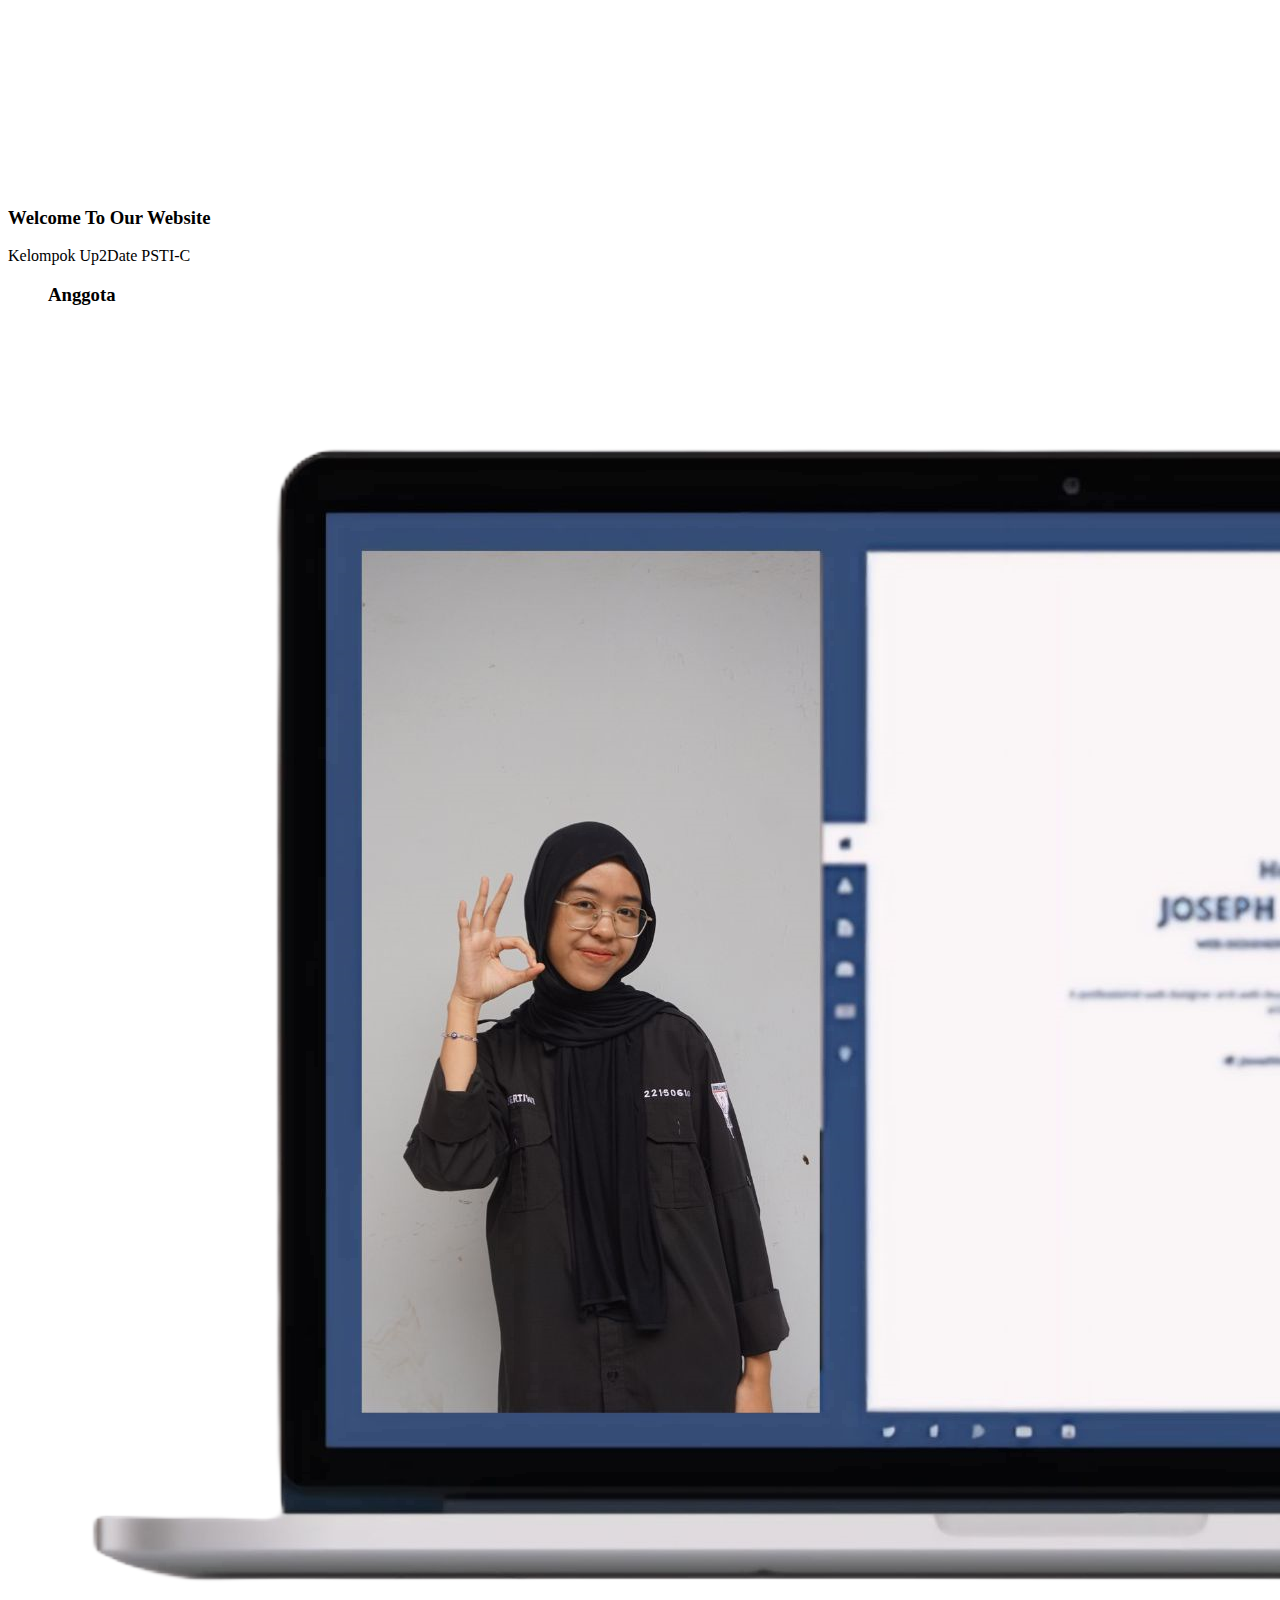
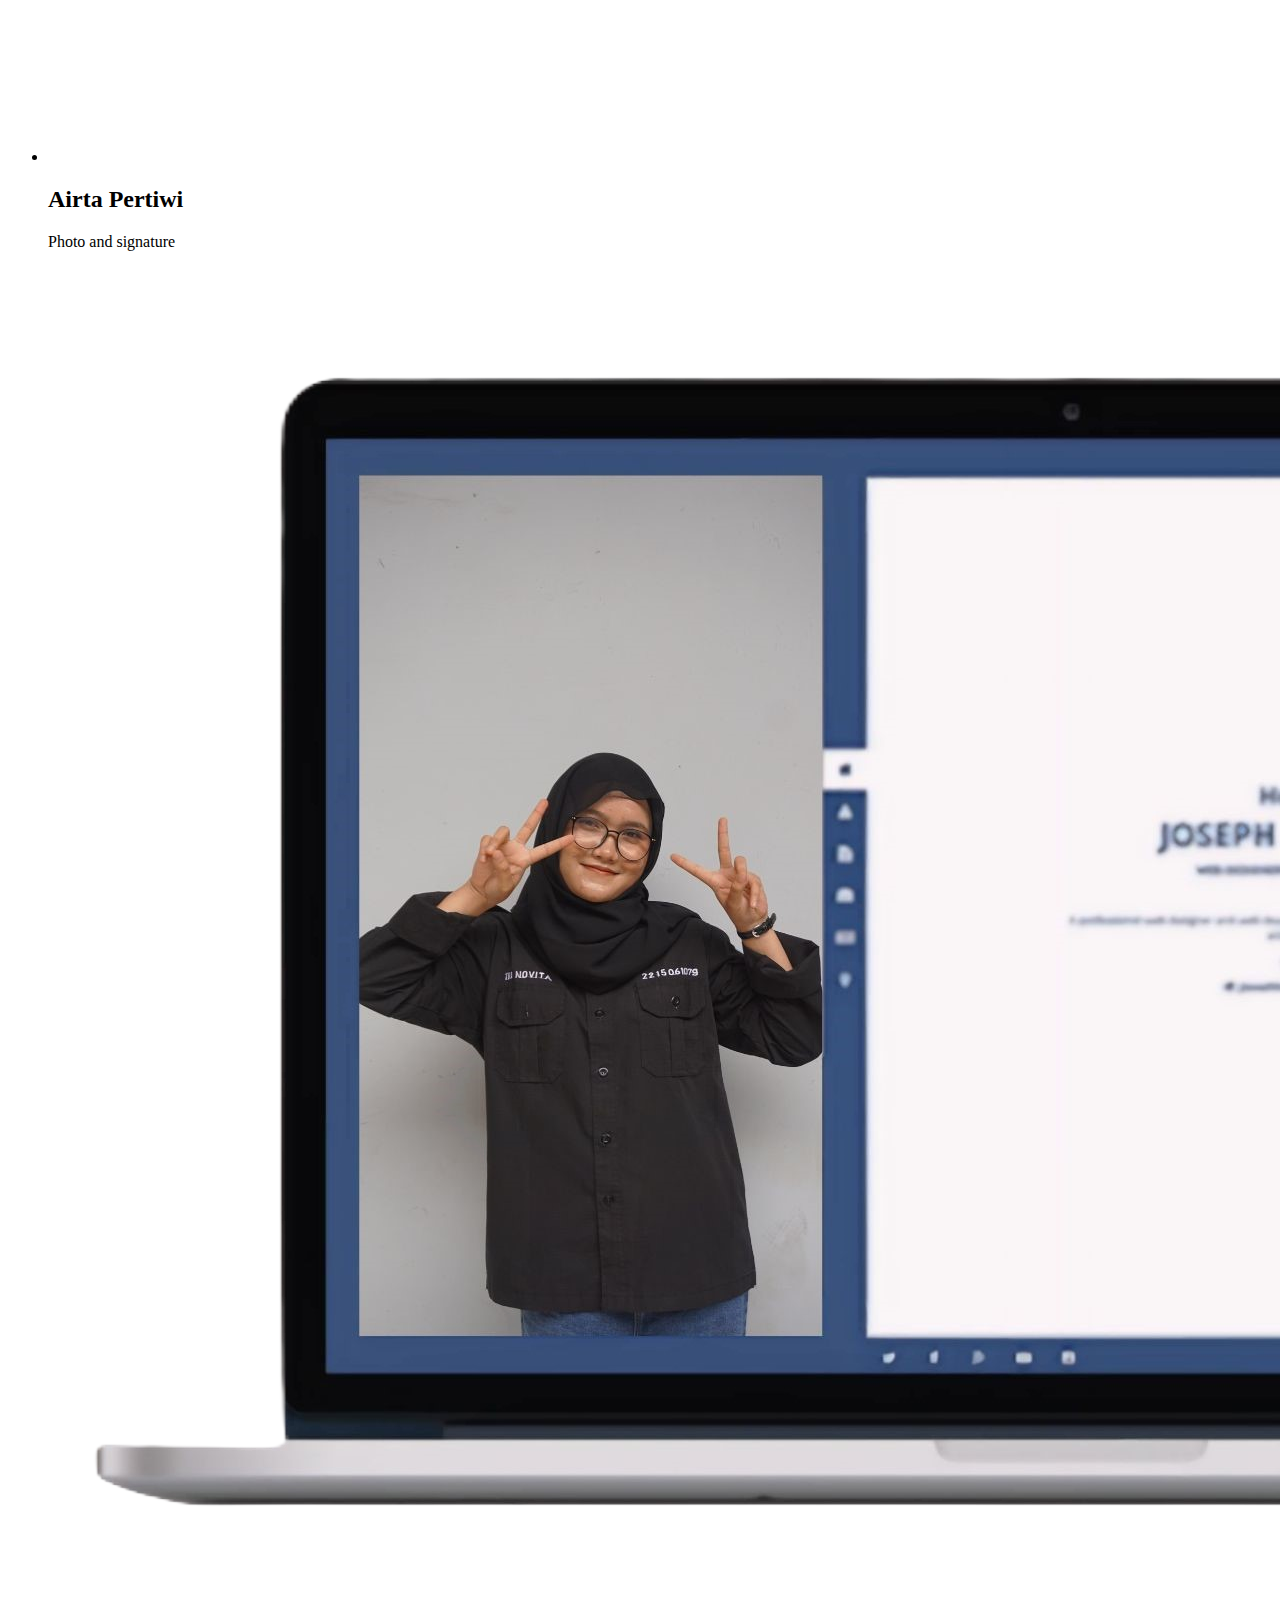
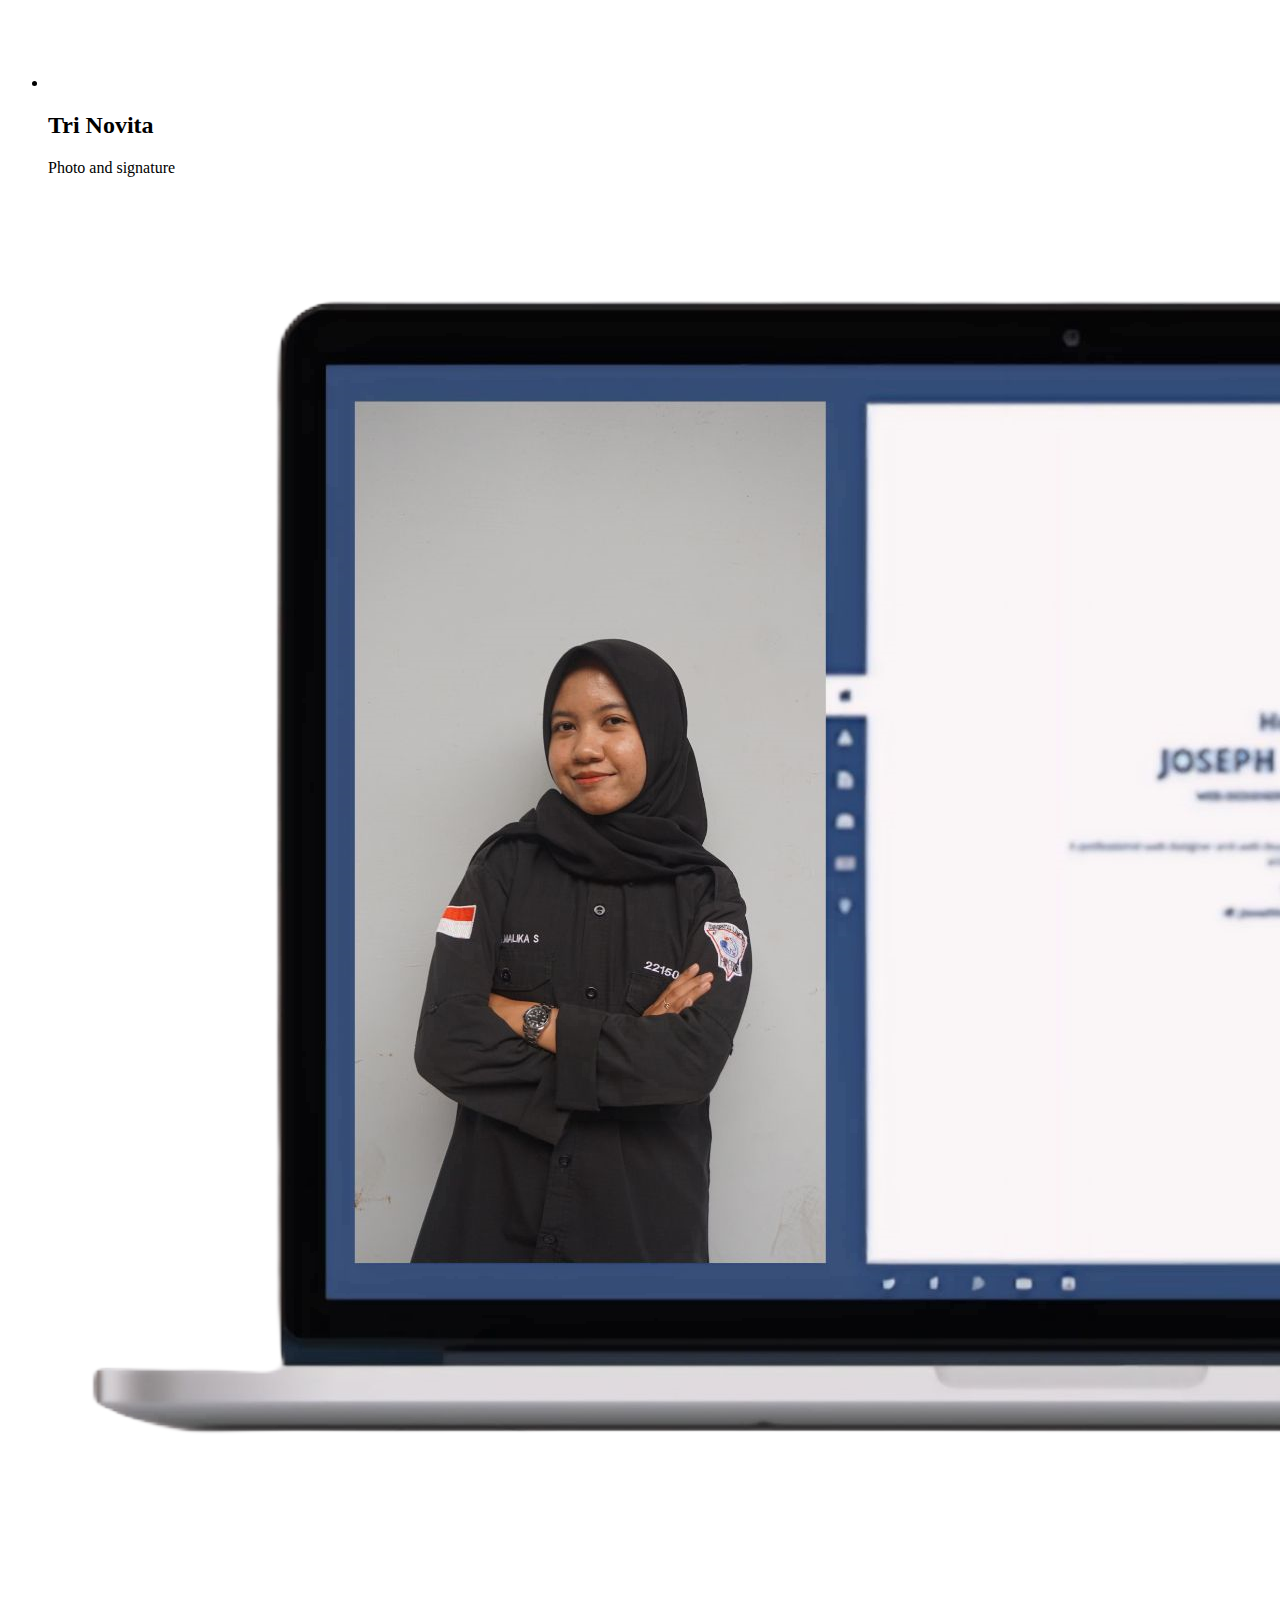
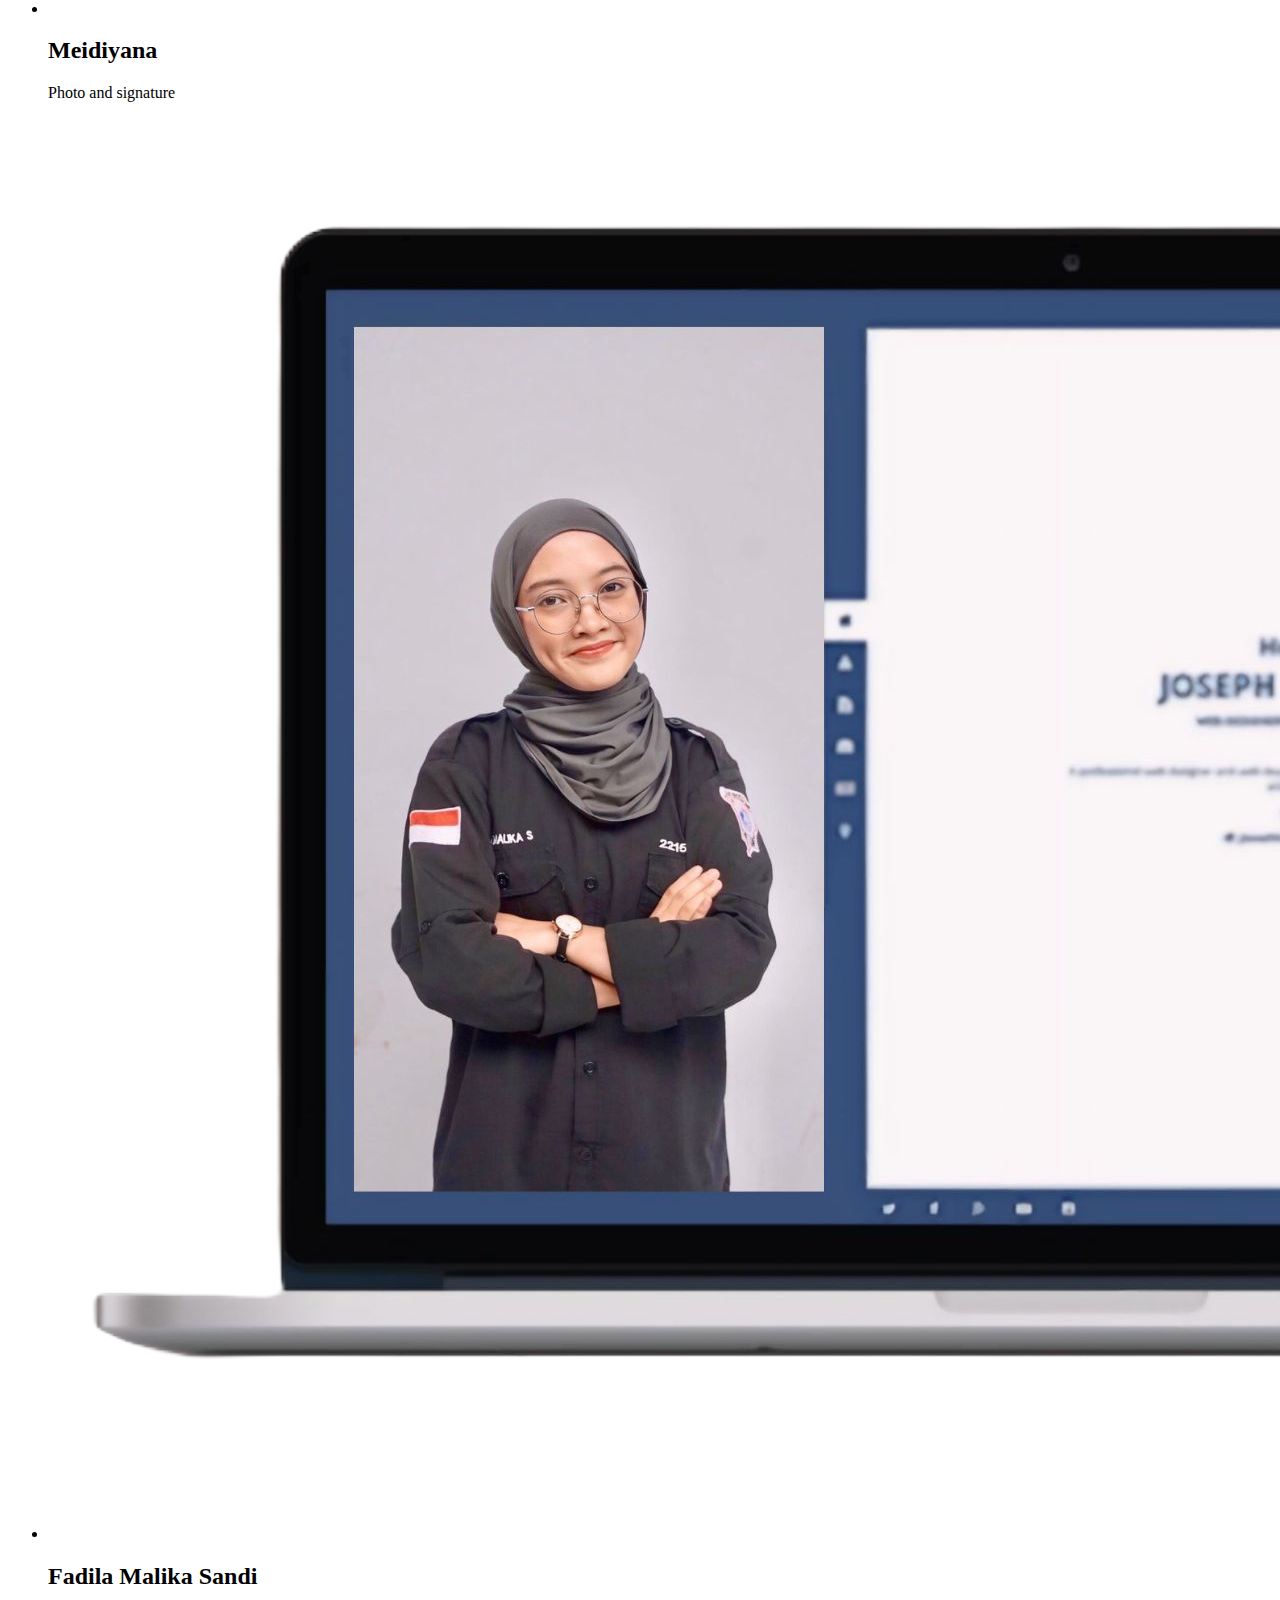
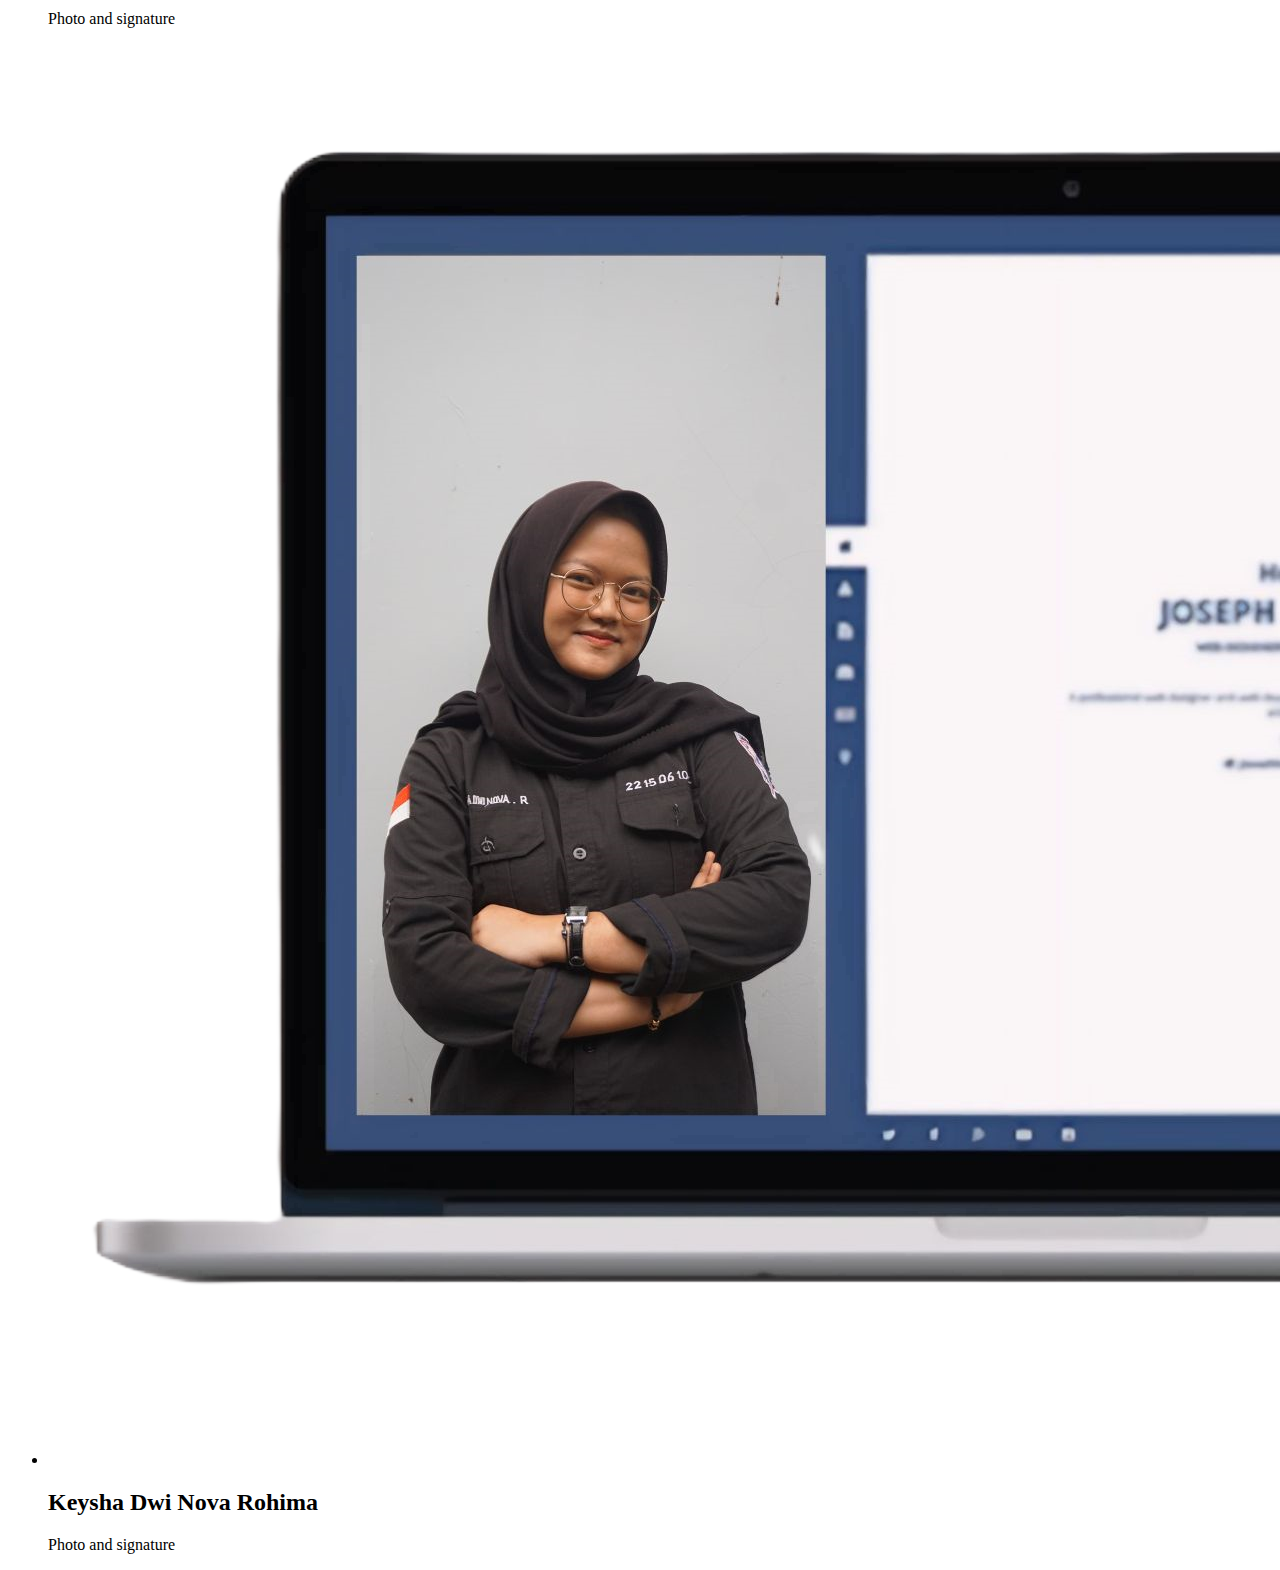
<file: index.html>
<!DOCTYPE HTML>
<html lang="en">

<head>
    <meta charset="utf-8">
    <meta name="viewport" content="width=device-width, initial-scale = 1.0, maximum-scale = 1.0, user-scalable=no">
    <meta name="apple-mobile-web-app-capable" content="yes">
    <meta name="HandheldFriendly" content="True">
    <meta name="apple-mobile-web-app-status-bar-style" content="black">
    <meta name="description" content="Henderson - vCard & Resume HTML5 Template">
    <meta name="keywords" content="Henderson,  vcard, html5, responsive, portfolio">
    <meta name="author" content="Mountain-Themes">

    <title>Our Website</title>

    <!-- ============ GOOGLE FONTS ============ -->
    <link href='https://fonts.googleapis.com/css?family=Open+Sans:400,300,700' rel='stylesheet' type='text/css'>
    <link href='https://fonts.googleapis.com/css?family=Montserrat:400,700' rel='stylesheet' type='text/css'>


    <!-- CSS -->
    <!-- Animate css -->
    <link rel="stylesheet" type="text/css" href="https://html.mountainthemes.dev/henderson/demo/css/animate.css">
    <!-- Font Awesome CSS -->
    <link rel="stylesheet" href="https://html.mountainthemes.dev/henderson/demo/fonts/font-awesome/css/font-awesome.min.css" />
    <!-- Bootstrap v5 -->
    <link rel="stylesheet" type="text/css" href="https://html.mountainthemes.dev/henderson/demo/css/bootstrap.min.css">
    <!-- Custom styles CSS -->
    <link rel="stylesheet" type="text/css" href="https://html.mountainthemes.dev/henderson/demo/css/style.css">
    <!-- Favicons -->
    <link rel="shortcut icon" href="">


</head>

<body>

<!-- LOADER TEMPLATE -->
<div id="page-loader">
    <div class="loader-icon fa fa-spin colored-border"></div>
  </div>
  <!-- /LOADER TEMPLATE -->


    <header>
        <div class="container">
            <div class="row">
                <div class="col-md-12"> <br> <br> <br> <br> <br> <br> <br> <br> <br> <br>
                    <h3>Welcome To Our Website</h3>
                    <p>Kelompok Up2Date PSTI-C</p>
                </div>
            </div>
        </div>
    </header>


    <!-- PREVIEW -->
    <section class="preview">
        <div class="no-bg">
            <div class="container">
                <div class="row">
                    <div class="col-md-12">


                        <ul>

                            <div class="preview-title">
                                <h3>Anggota</h3>
                            </div>

                            <!-- DEMO 1 -->
                            <li>
                                <a href="PORTOFOLIO AIRTA\index.html" target="_blank"> <img alt="" src="assets/air.png">
                                </a>
                                <h2>Airta Pertiwi</h2>
                                <span>Photo and signature</span>
                            </li>

                            <!-- DEMO 2 -->
                            <li>
                                <a href="Tugas Portofolio Tri Novita\index.html" target="_blank"> <img alt="" src="assets/nopi.png">
                                </a>
                                <h2>Tri Novita</h2>
                                <span>Photo and signature</span>
                            </li>

                            <!-- DEMO 3 -->
                            <li>
                                <a href="acecv\HTML\index.html" target="_blank"> <img alt="" src="assets/meii.png">
                                </a>
                                <h2>Meidiyana</h2>
                                <span>Photo and signature</span>
                            </li>

                            <!-- DEMO 4 -->
                            <li>
                                <a href="DevFolio Free Website Template - Free-CSS.com\developer-portfolio-template\index.html" target="_blank"> <img alt="" src="assets/ilaa.png">
                                </a>
                                <h2>Fadila Malika Sandi</h2>
                                <span>Photo and signature</span>
                            </li>

                            <!-- DEMO 5 -->
                            <li>
                                <a href="WEBSITE KEYSHA P.WEB\templatemo_531_reflux\index.html" target="_blank"> <img alt="" src="assets/keysha.png">
                                </a>
                                <h2>Keysha Dwi Nova Rohima</h2>
                                <span>Photo and signature</span>
                            </li>

                        </ul>
                    </div>
                </div>
            </div>
        </div>

    </section>
    <!-- END PREVIEW -->

    <!-- Javascript files -->
    <!-- jQuery -->
    <script src="https://html.mountainthemes.dev/henderson/demo/js/jquery.js"></script>
    <!-- Custom -->
    <script src="https://html.mountainthemes.dev/henderson/demo/js/main.js"></script>

</body>

</html>
</file>
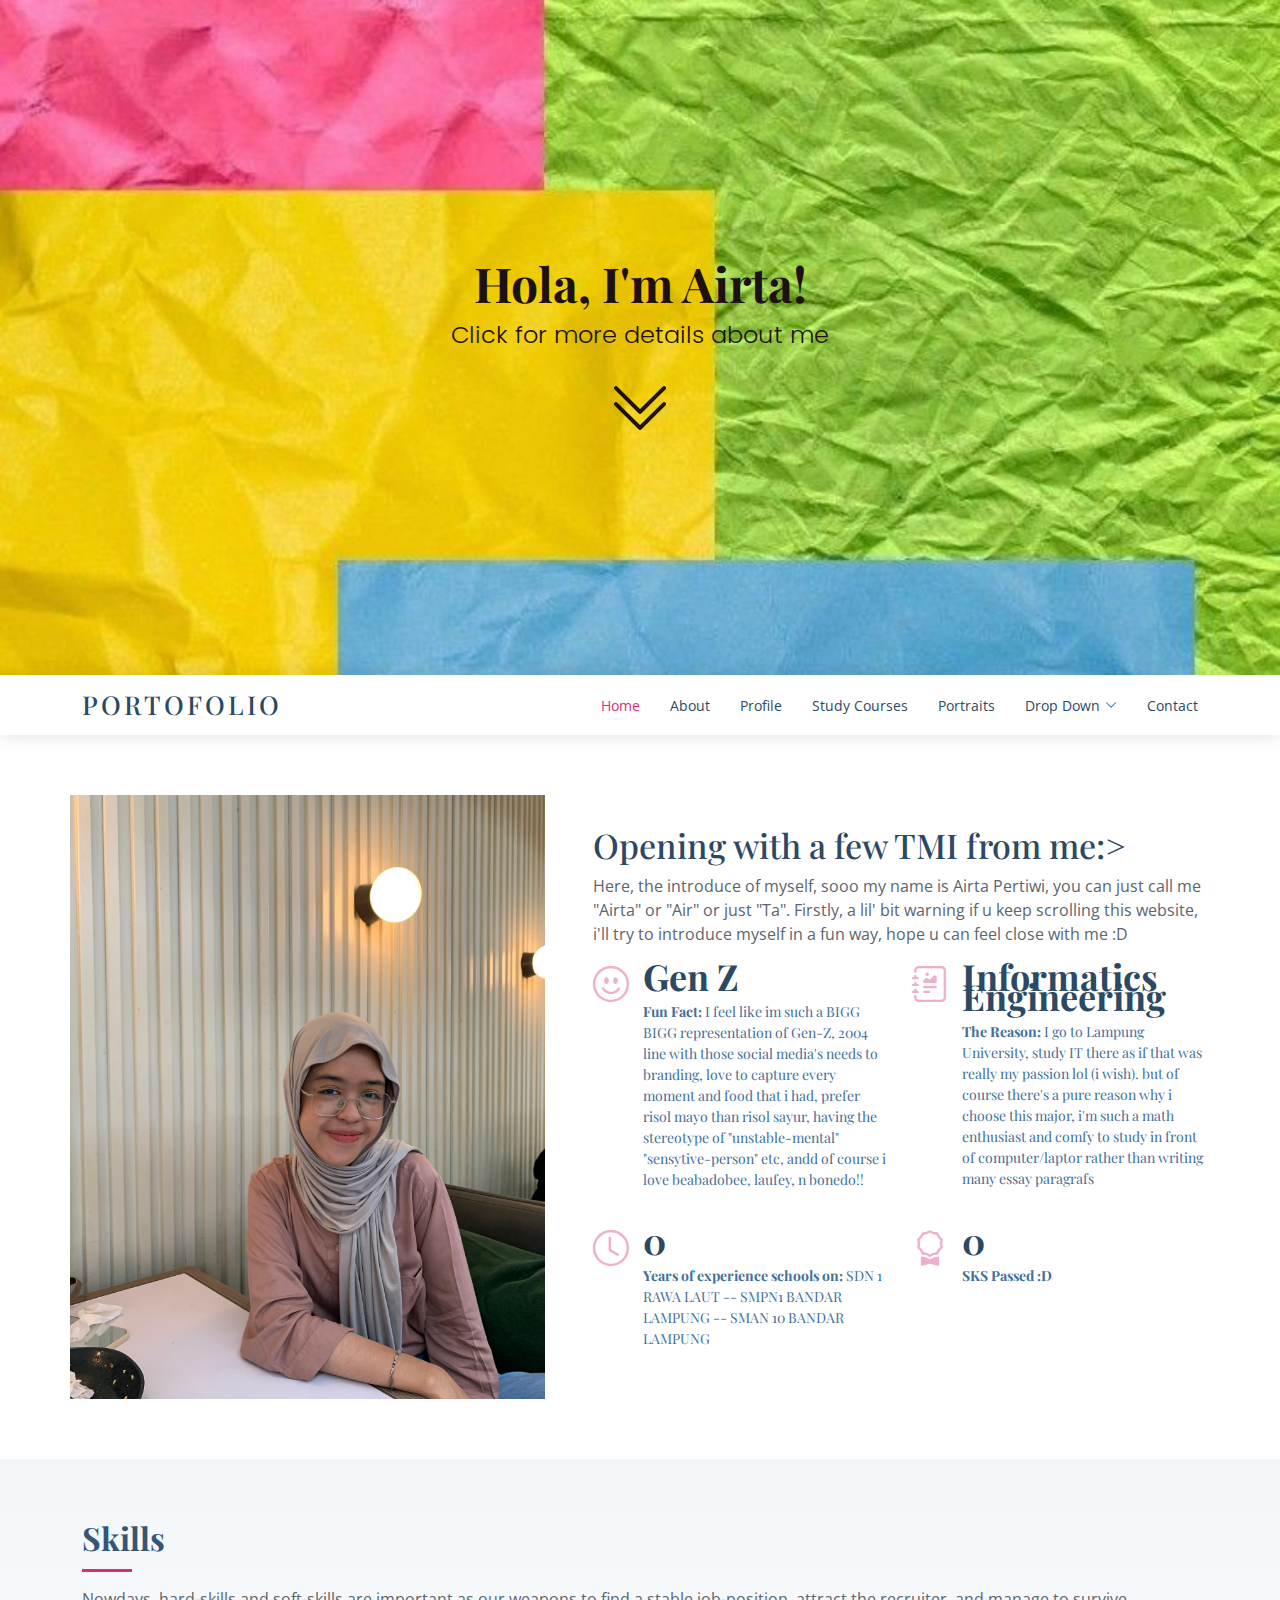
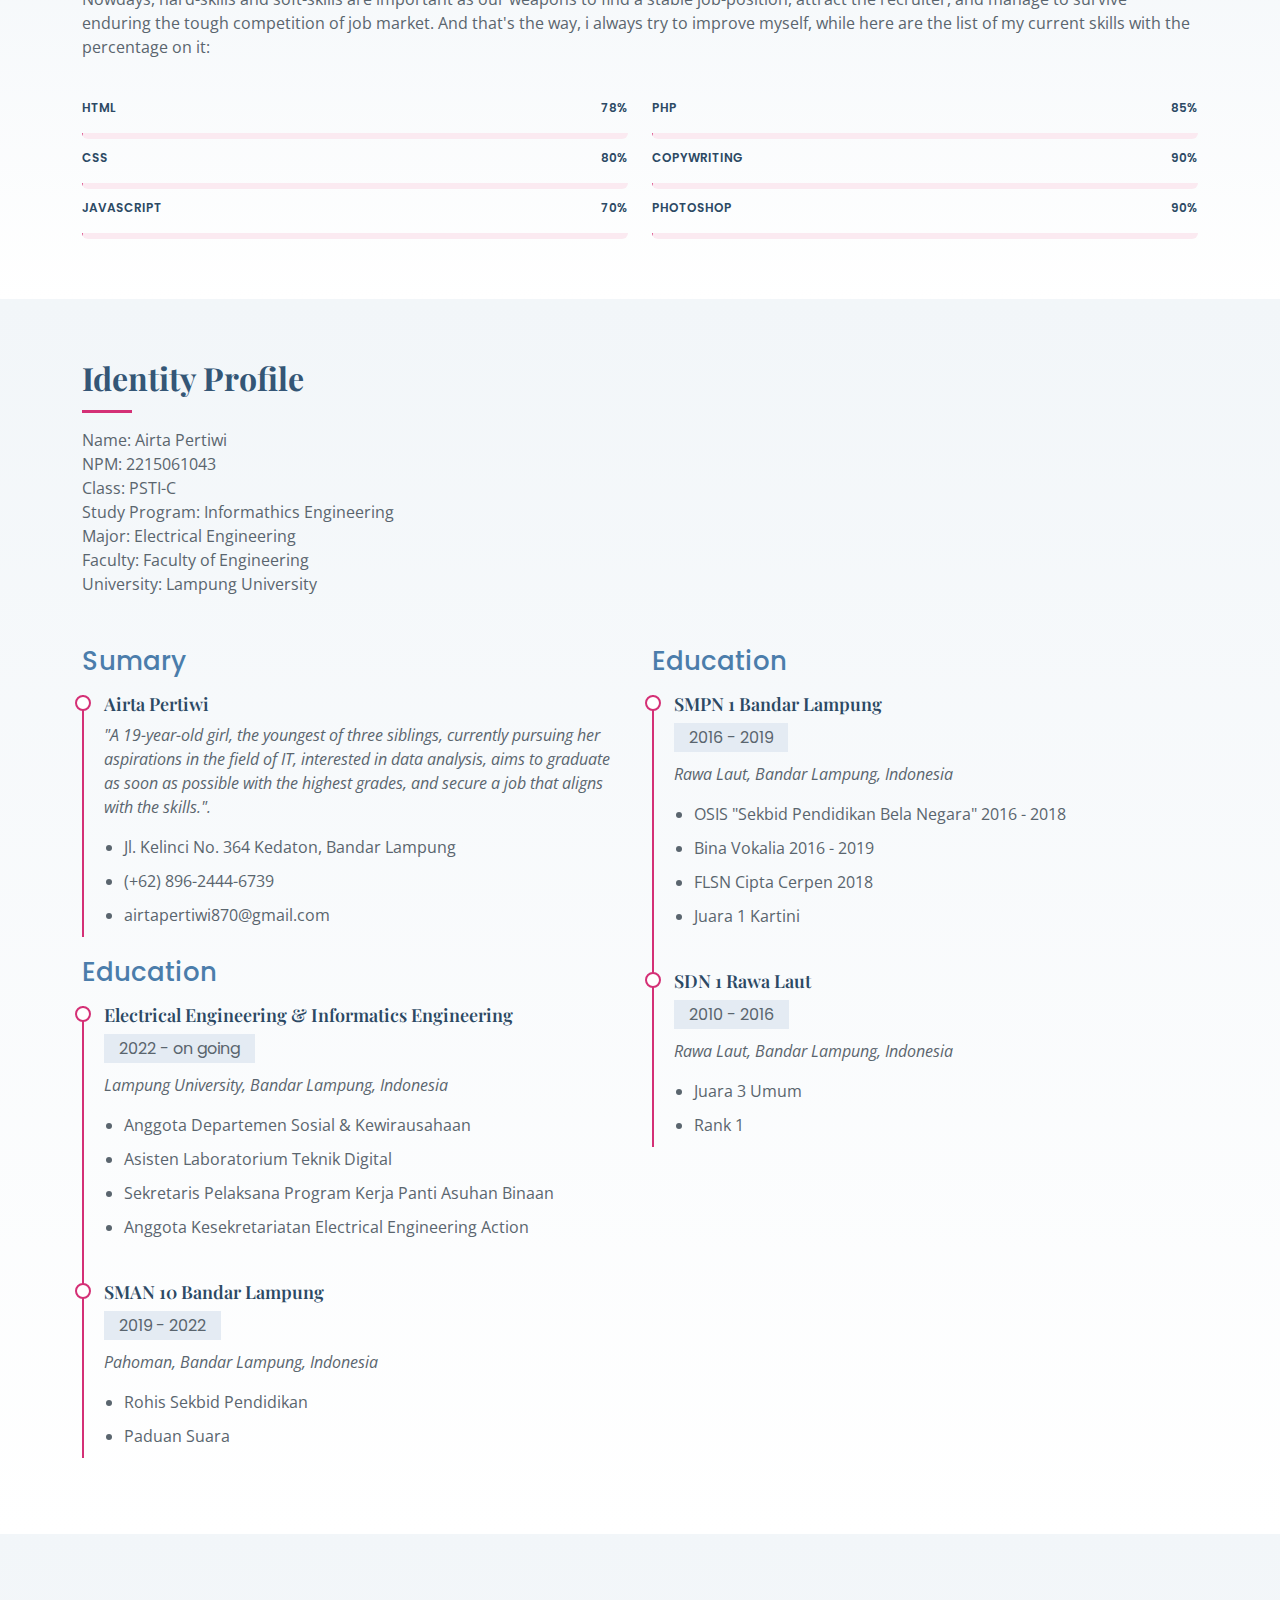
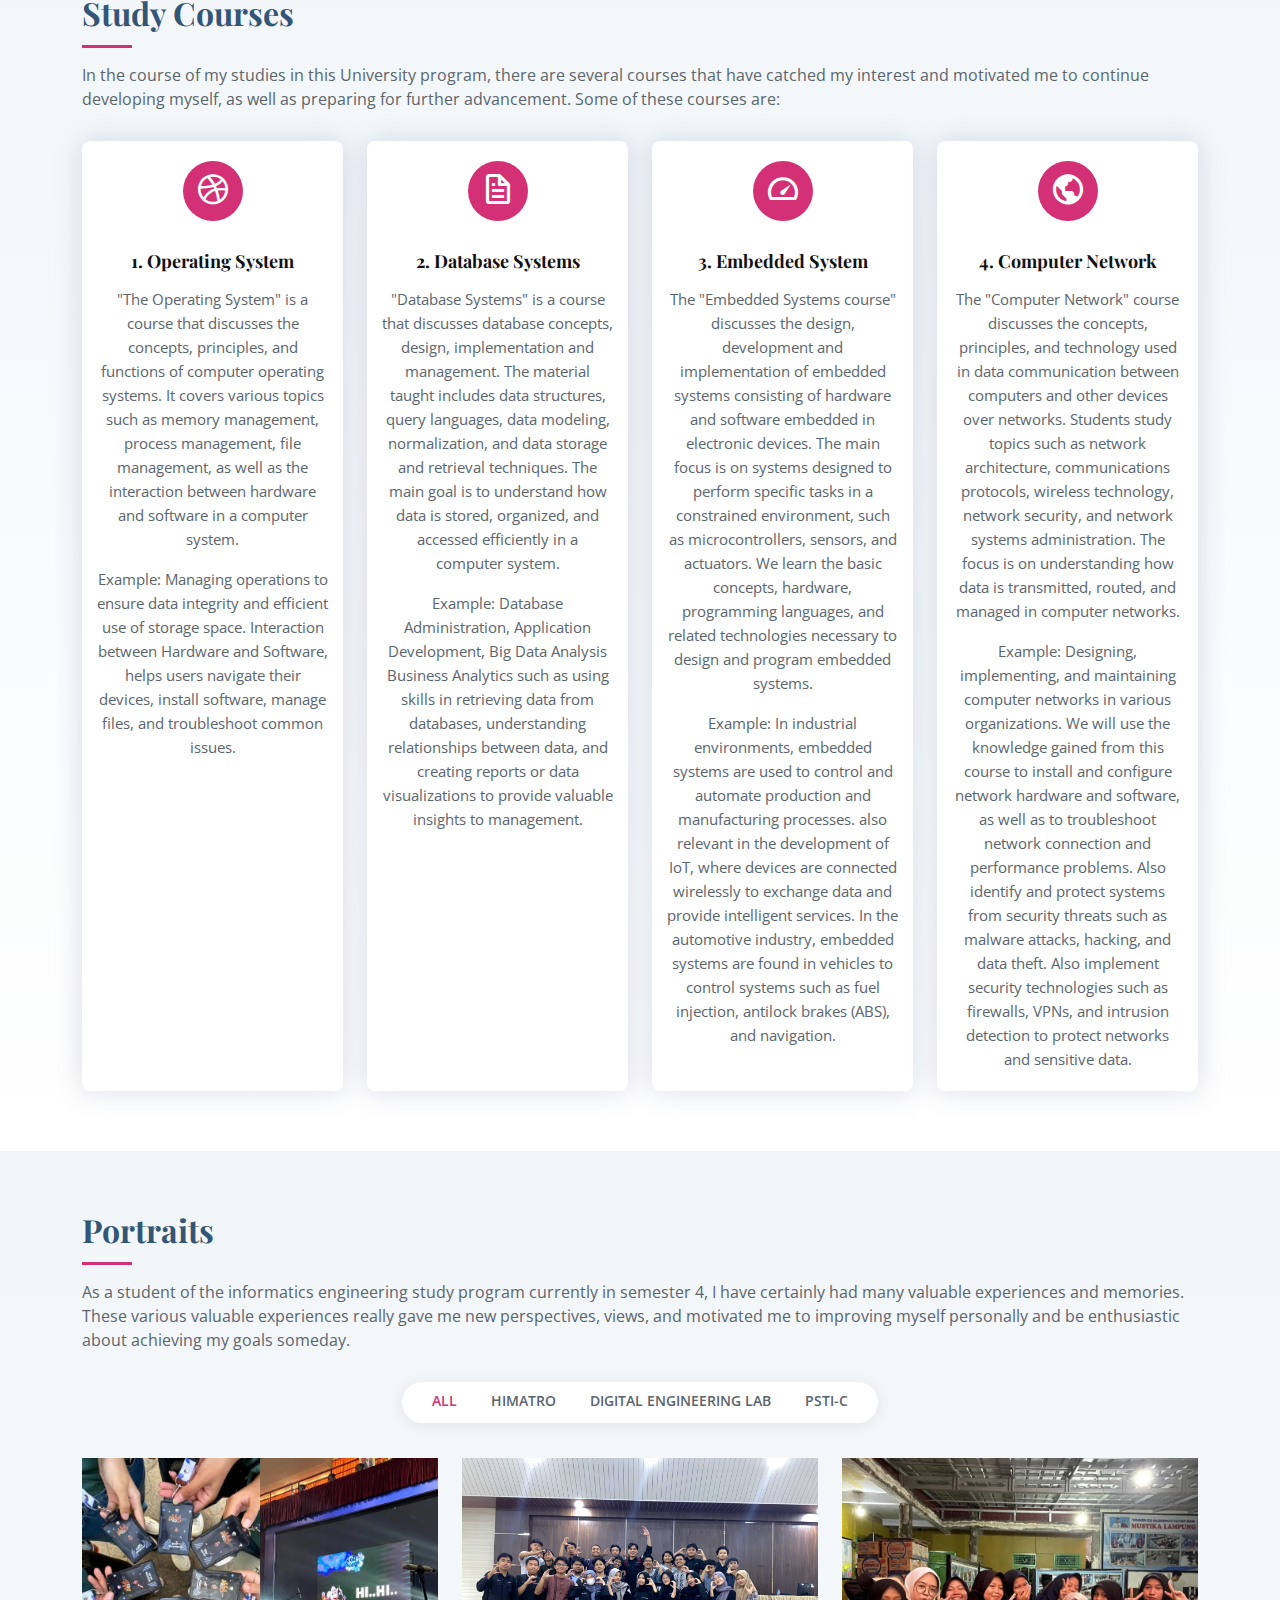
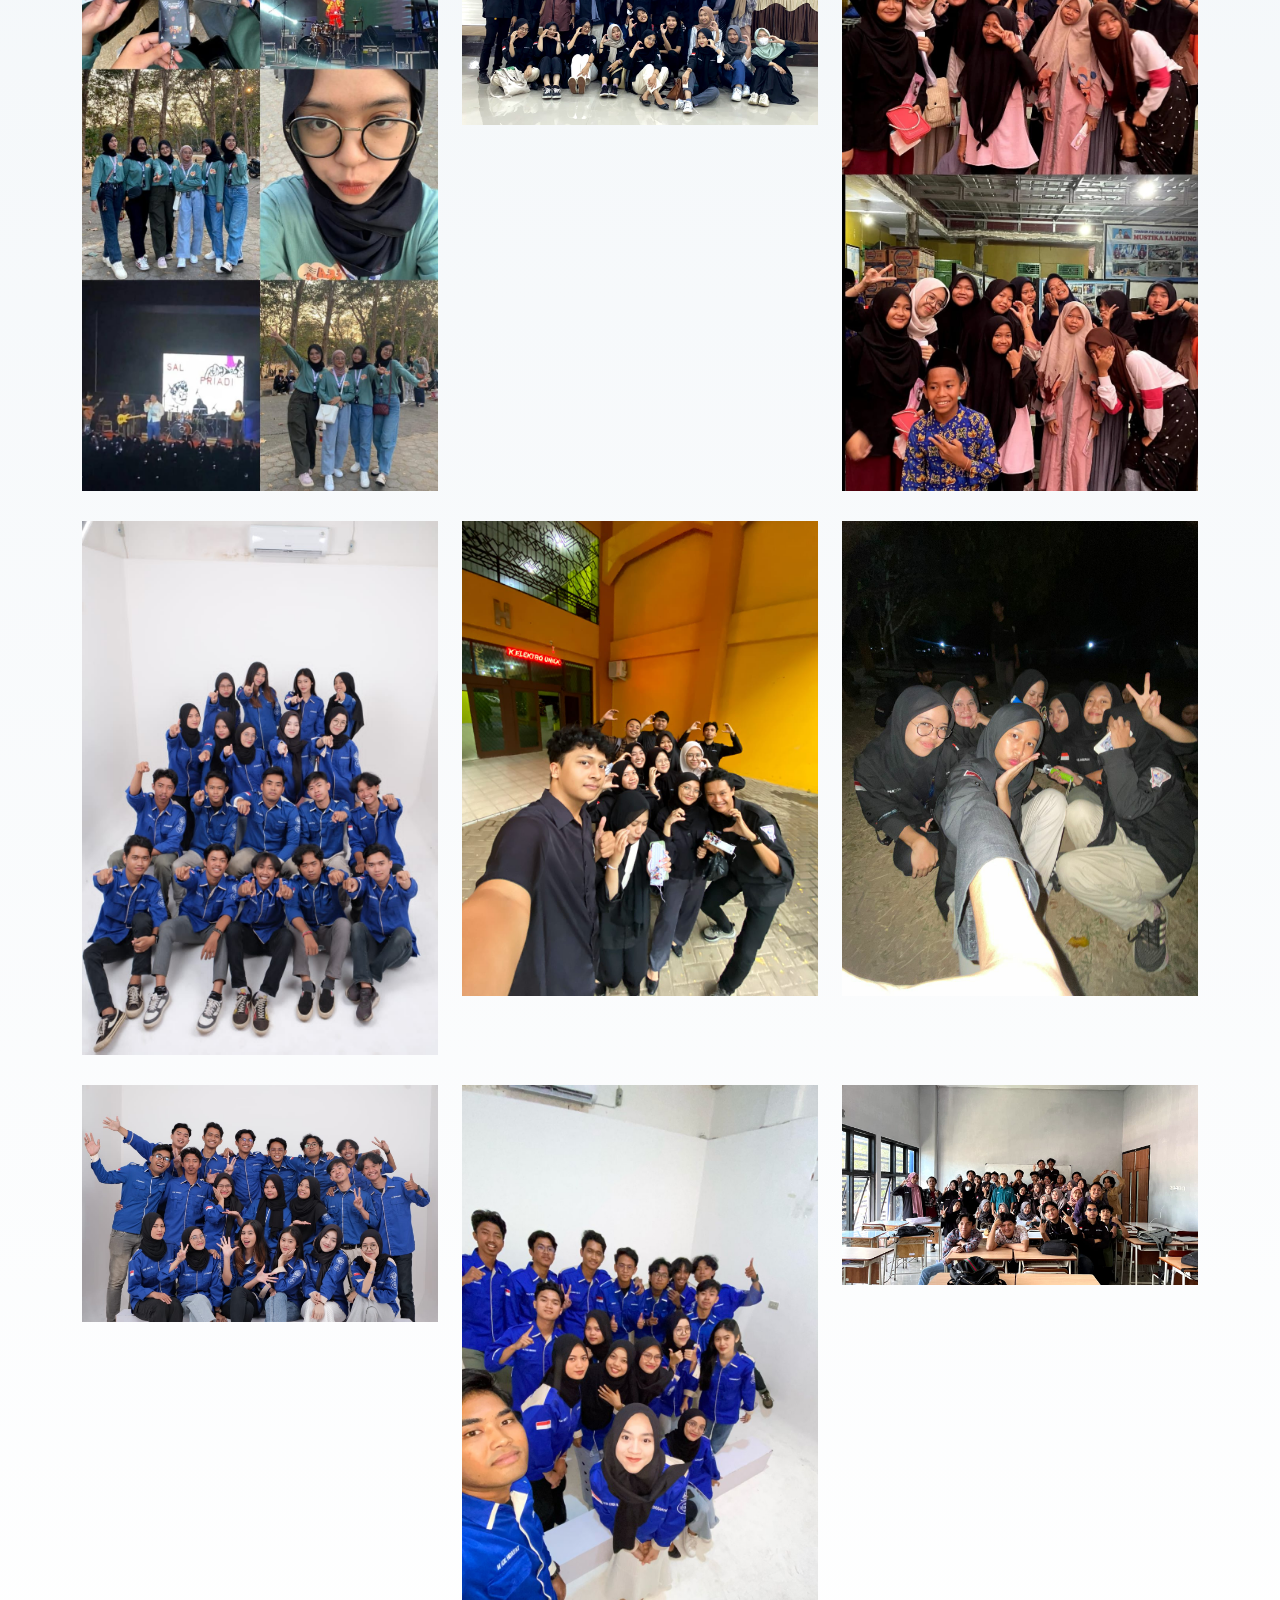
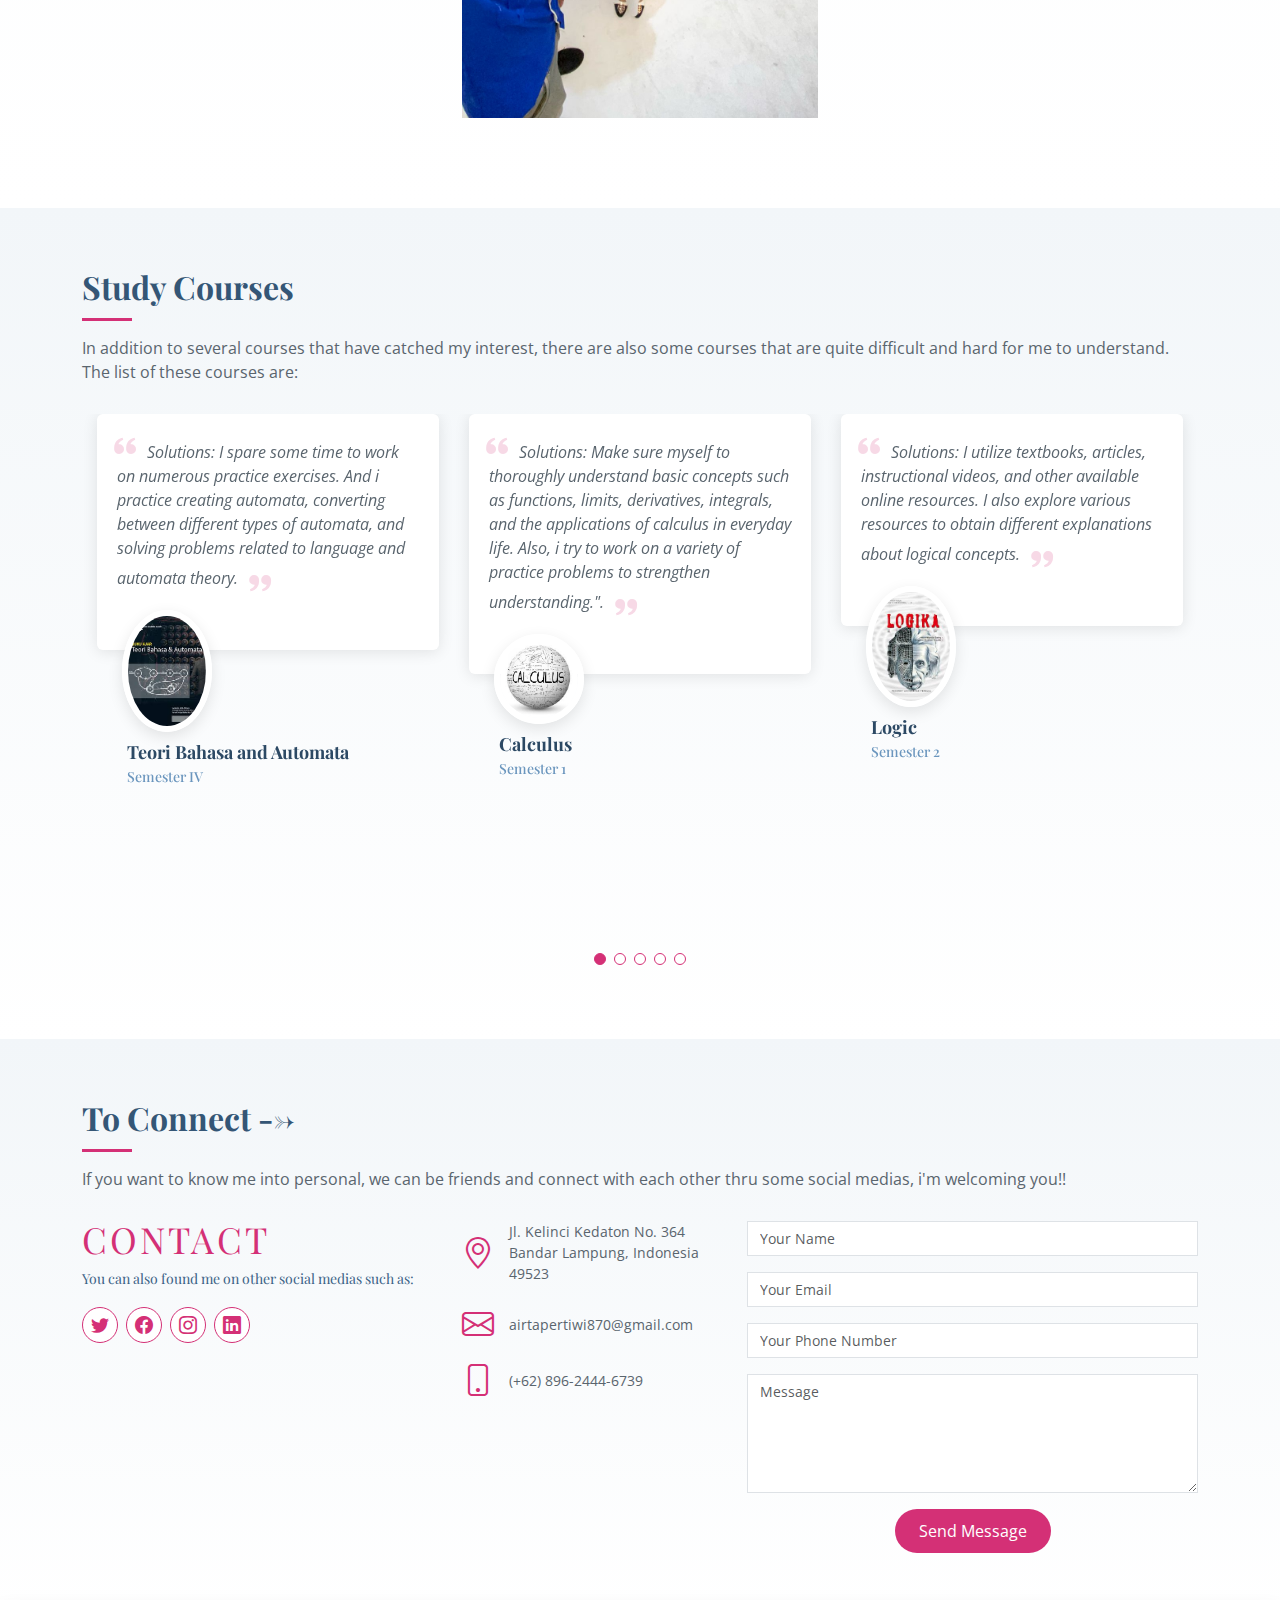
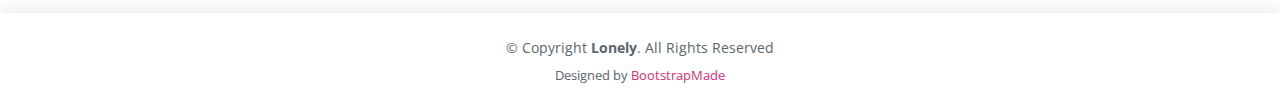
<file: PORTOFOLIO AIRTA/index.html>
<!DOCTYPE html>
<html lang="en">

<head>
  <meta charset="utf-8">
  <meta content="width=device-width, initial-scale=1.0" name="viewport">

  <title>Website Portofolio Airta</title>
  <meta content="" name="description">
  <meta content="" name="keywords">

  <!-- Favicons -->
  <link href="assets/img/logo.jpeg" rel="icon">
  <link href="assets/img/logo.jpeg" rel="apple-touch-icon">

  <!-- Google Fonts -->
  <link href="https://fonts.googleapis.com/css?family=Open+Sans:300,300i,400,400i,600,600i,700,700i|Poppins:300,300i,400,400i,500,500i,600,600i,700,700i|Playfair+Display:400,400i,500,500i,600,600i,700,700i&subset=cyrillic" rel="stylesheet">

  <!-- Vendor CSS Files -->
  <link href="assets/vendor/bootstrap/css/bootstrap.min.css" rel="stylesheet">
  <link href="assets/vendor/bootstrap-icons/bootstrap-icons.css" rel="stylesheet">
  <link href="assets/vendor/boxicons/css/boxicons.min.css" rel="stylesheet">
  <link href="assets/vendor/glightbox/css/glightbox.min.css" rel="stylesheet">
  <link href="assets/vendor/swiper/swiper-bundle.min.css" rel="stylesheet">

  <!-- Template Main CSS File -->
  <link href="assets/css/style.css" rel="stylesheet">

  <!-- =======================================================
  * Template Name: Lonely
  * Template URL: https://bootstrapmade.com/free-html-bootstrap-template-lonely/
  * Updated: Mar 17 2024 with Bootstrap v5.3.3
  * Author: BootstrapMade.com
  * License: https://bootstrapmade.com/license/
  ======================================================== -->
</head>

<body>

  <!-- ======= Hero Section ======= -->
  <section id="hero" class="d-flex flex-column align-items-center justify-content-center">
    <h1>Hola, I'm Airta!</h1>
    <h2>Click for more details about me </h2>
    <a href="#about" class="btn-get-started scrollto"><i class="bi bi-chevron-double-down"></i></a>
  </section><!-- End Hero -->

  <!-- ======= Header ======= -->
  <header id="header" class="d-flex align-items-center">
    <div class="container d-flex align-items-center justify-content-between">

      <div class="logo">
        <h1><a href="index.html">Portofolio</a></h1>
        <!-- Uncomment below if you prefer to use an image logo -->
        <!-- <a href="index.html"><img src="assets/img/logo.png" alt="" class="img-fluid"></a>-->
      </div>

      <nav id="navbar" class="navbar">
        <ul>
          <li><a class="nav-link scrollto active" href="#hero">Home</a></li>
          <li><a class="nav-link scrollto" href="#about">About</a></li>
          <li><a class="nav-link scrollto" href="#resume">Profile</a></li>
          <li><a class="nav-link scrollto" href="#services">Study Courses</a></li>
          <li><a class="nav-link scrollto" href="#portfolio">Portraits</a></li>
          <li class="dropdown"><a href="#"><span>Drop Down</span> <i class="bi bi-chevron-down"></i></a>
            <ul>
              <li><a href="#">Drop Down 1</a></li>
              <li class="dropdown"><a href="#"><span>Deep Drop Down</span> <i class="bi bi-chevron-right"></i></a>
                <ul>
                  <li><a href="#">Deep Drop Down 1</a></li>
                  <li><a href="#">Deep Drop Down 2</a></li>
                  <li><a href="#">Deep Drop Down 3</a></li>
                  <li><a href="#">Deep Drop Down 4</a></li>
                  <li><a href="#">Deep Drop Down 5</a></li>
                </ul>
              </li>
              <li><a href="#">Drop Down 2</a></li>
              <li><a href="#">Drop Down 3</a></li>
              <li><a href="#">Drop Down 4</a></li>
            </ul>
          </li>
          <li><a class="nav-link scrollto" href="#contact">Contact</a></li>
        </ul>
        <i class="bi bi-list mobile-nav-toggle"></i>
      </nav><!-- .navbar -->

    </div>
  </header><!-- End Header -->

  <main id="main">

    <!-- ======= About Section ======= -->
    <section id="about" class="about">
      <div class="container">

        <div class="row no-gutters">
          <div class="image col-xl-5 d-flex align-items-stretch justify-content-center justify-content-lg-start"></div>
          <div class="col-xl-7 ps-0 ps-lg-5 pe-lg-1 d-flex align-items-stretch">
            <div class="content d-flex flex-column justify-content-center">
              <h3>Opening with a few TMI from me:></h3>
              
              <p>
                Here, the introduce of myself, sooo my name is Airta Pertiwi, you can just call me "Airta" or "Air" or just "Ta". Firstly, a lil' bit warning if u keep scrolling this website, i'll try to introduce myself in a fun way, hope u can feel close with me :D
              </p>
              <div class="row">
                <div class="col-md-6 d-md-flex align-items-md-stretch">
                  <div class="count-box">
                    <i class="bi bi-emoji-smile"></i>
                    <span><strong></strong>Gen Z </span> 
                    <p><strong>Fun Fact: </strong> I feel like im such a BIGG BIGG representation of Gen-Z, 2004 line with those social media's needs to branding, love to capture every moment and food that i had, prefer risol mayo than risol sayur, having the stereotype of "unstable-mental" "sensytive-person" etc, andd of course i love beabadobee, laufey, n bonedo!!
                    </p>
                  </div>
                </div>

                <div class="col-md-6 d-md-flex align-items-md-stretch">
                  <div class="count-box">
                    <i class="bi bi-journal-richtext"></i>
                    <span><strong></strong>Informatics      Engineering  </span>
                    <p><strong>The Reason: </strong> I go to Lampung University, study IT there as if that was really my passion lol (i wish). but of course there's a pure reason why i choose this major, i'm such a math enthusiast and comfy to study in front of computer/laptor rather than writing many essay paragrafs </p>
                  </div>
                </div>

                <div class="col-md-6 d-md-flex align-items-md-stretch">
                  <div class="count-box">
                    <i class="bi bi-clock"></i>
                    <span data-purecounter-start="0" data-purecounter-end="12" data-purecounter-duration="1" class="purecounter"></span>
                    <p><strong>Years of experience schools on: </strong> SDN 1 RAWA LAUT -- SMPN1 BANDAR LAMPUNG -- SMAN 10 BANDAR LAMPUNG</p>
                  </div>
                </div>

                <div class="col-md-6 d-md-flex align-items-md-stretch">
                  <div class="count-box">
                    <i class="bi bi-award"></i>
                    <span data-purecounter-start="0" data-purecounter-end="70" data-purecounter-duration="1" class="purecounter"></span>
                    <p><strong>SKS Passed :D</strong> </p>
                  </div>
                </div>
              </div>
            </div><!-- End .content-->
          </div>
        </div>

      </div>
    </section><!-- End About Section -->

    <!-- ======= Skills Section ======= -->
    <section id="skills" class="skills section-bg">
      <div class="container">

        <div class="section-title">
          <h2>Skills</h2>
          <p>Nowdays, hard-skills and soft-skills are important as our weapons to find a stable job-position, attract the recruiter, and manage to survive enduring the tough competition of job market. And that's the way, i always try to improve myself, while here are the list of my current skills with the percentage on it: </p>
        </div>

        <div class="row skills-content">

          <div class="col-lg-6">

            <div class="progress">
              <span class="skill">HTML <i class="val">78%</i></span>
              <div class="progress-bar-wrap">
                <div class="progress-bar" role="progressbar" aria-valuenow="78" aria-valuemin="0" aria-valuemax="100"></div>
              </div>
            </div>

            <div class="progress">
              <span class="skill">CSS <i class="val">80%</i></span>
              <div class="progress-bar-wrap">
                <div class="progress-bar" role="progressbar" aria-valuenow="80" aria-valuemin="0" aria-valuemax="100"></div>
              </div>
            </div>

            <div class="progress">
              <span class="skill">JavaScript <i class="val">70%</i></span>
              <div class="progress-bar-wrap">
                <div class="progress-bar" role="progressbar" aria-valuenow="70" aria-valuemin="0" aria-valuemax="100"></div>
              </div>
            </div>

          </div>

          <div class="col-lg-6">

            <div class="progress">
              <span class="skill">PHP <i class="val">85%</i></span>
              <div class="progress-bar-wrap">
                <div class="progress-bar" role="progressbar" aria-valuenow="85" aria-valuemin="0" aria-valuemax="100"></div>
              </div>
            </div>

            <div class="progress">
              <span class="skill">Copywriting <i class="val">90%</i></span>
              <div class="progress-bar-wrap">
                <div class="progress-bar" role="progressbar" aria-valuenow="90" aria-valuemin="0" aria-valuemax="100"></div>
              </div>
            </div>

            <div class="progress">
              <span class="skill">Photoshop <i class="val">90%</i></span>
              <div class="progress-bar-wrap">
                <div class="progress-bar" role="progressbar" aria-valuenow="90" aria-valuemin="0" aria-valuemax="100"></div>
              </div>
            </div>

          </div>

        </div>

      </div>
    </section><!-- End Skills Section -->

    <!-- ======= Resume Section ======= -->
    <section id="resume" class="resume section-bg">
      <div class="container">

        <div class="section-title">
          <h2>Identity Profile</h2>
          <p>Name: Airta Pertiwi</p> 
          <p>NPM: 2215061043</p>
          <p>Class: PSTI-C</p>
          <p>Study Program: Informathics Engineering</p>
          <p>Major: Electrical Engineering</p>
          <p>Faculty: Faculty of Engineering</p>
          <p>University: Lampung University</p>
        </div>

        <div class="row">
          <div class="col-lg-6">
            <h3 class="resume-title">Sumary</h3>
            <div class="resume-item pb-0">
              <h4>Airta Pertiwi</h4>
              <p><em>"A 19-year-old girl, the youngest of three siblings, currently pursuing her aspirations in the field of IT, interested in data analysis, aims to graduate as soon as possible with the highest grades, and secure a job that aligns with the skills.".</em></p>
              <p>
              <ul>
                <li>Jl. Kelinci No. 364 Kedaton, Bandar Lampung</li>
                <li>(+62) 896-2444-6739</li>
                <li>airtapertiwi870@gmail.com</li>
              </ul>
              </p>
            </div>

            <h3 class="resume-title">Education</h3>
            <div class="resume-item">
              <h4>Electrical Engineering &amp; Informatics Engineering</h4>
              <h5>2022 - on going</h5>
              <p><em>Lampung University, Bandar Lampung, Indonesia</em></p>
              <ul>
                <li>Anggota Departemen Sosial & Kewirausahaan</li>
                <li>Asisten Laboratorium Teknik Digital</li>
                <li>Sekretaris Pelaksana Program Kerja Panti Asuhan Binaan</li>
                <li>Anggota Kesekretariatan Electrical Engineering Action</li>
              </ul>            </div>
            <div class="resume-item">
              <h4>SMAN 10 Bandar Lampung</h4>
              <h5>2019 - 2022</h5>
              <p><em>Pahoman, Bandar Lampung, Indonesia</em></p>
              <ul>
                <li>Rohis Sekbid Pendidikan</li>
                <li>Paduan Suara</li>
              </ul>            </div>
          </div>
          <div class="col-lg-6">
            <h3 class="resume-title">Education</h3>
            <div class="resume-item">
              <h4>SMPN 1 Bandar Lampung</h4>
              <h5>2016 - 2019 </h5>
              <p><em>Rawa Laut, Bandar Lampung, Indonesia </em></p>
              <p>
              <ul>
                <li>OSIS "Sekbid Pendidikan Bela Negara" 2016 - 2018</li>
                <li>Bina Vokalia 2016 - 2019</li>
                <li>FLSN Cipta Cerpen 2018 </li>
                <li>Juara 1 Kartini </li>
              </ul>
              </p>
            </div>
            <div class="resume-item">
              <h4>SDN 1 Rawa Laut</h4>
              <h5>2010 - 2016</h5>
              <p><em>Rawa Laut, Bandar Lampung, Indonesia </em></p>
              <p>
              <ul>
                <li>Juara 3 Umum </li>
                <li>Rank 1 </li>
              </ul>
              </p>
            </div>
          </div>
        </div>

      </div>
    </section><!-- End Resume Section -->

    <!-- ======= Services Section ======= -->
    <section id="services" class="services section-bg">
      <div class="container">

        <div class="section-title">
          <h2>Study Courses</h2>
          <p>In the course of my studies in this University program, there are several courses that have catched my interest and motivated me to continue developing myself, as well as preparing for further advancement. Some of these courses are:</p>
        </div>

        <div class="row">
          <div class="col-md-6 col-lg-3 d-flex align-items-stretch mb-5 mb-lg-0">
            <div class="icon-box">
              <div class="icon"><i class="bx bxl-dribbble"></i></div>
              <h4 class="title"><a href="">1. Operating System</a></h4>
              <p class="description">"The Operating System" is a course that discusses the concepts, principles, and functions of computer operating systems. It covers various topics such as memory management, process management, file management, as well as the interaction between hardware and software in a computer system.</p>
              <p></p>
              <p class="description"> Example: Managing operations to ensure data integrity and efficient use of storage space. Interaction between Hardware and Software, helps users navigate their devices, install software, manage files, and troubleshoot common issues.
              </p>
            </div>
          </div>

          <div class="col-md-6 col-lg-3 d-flex align-items-stretch mb-5 mb-lg-0">
            <div class="icon-box">
              <div class="icon"><i class="bx bx-file"></i></div>
              <h4 class="title"><a href="">2. Database Systems</a></h4>
              <p class="description">"Database Systems" is a course that discusses database concepts, design, implementation and management. The material taught includes data structures, query languages, data modeling, normalization, and data storage and retrieval techniques. The main goal is to understand how data is stored, organized, and accessed efficiently in a computer system.</p>
              <p></p>
              <p class="description">Example: Database Administration, Application Development, Big Data Analysis Business Analytics such as using skills in retrieving data from databases, understanding relationships between data, and creating reports or data visualizations to provide valuable insights to management.</p>
            </div>
          </div>

          <div class="col-md-6 col-lg-3 d-flex align-items-stretch mb-5 mb-lg-0">
            <div class="icon-box">
              <div class="icon"><i class="bx bx-tachometer"></i></div>
              <h4 class="title"><a href="">3. Embedded System</a></h4>
              <p class="description">The "Embedded Systems course" discusses the design, development and implementation of embedded systems consisting of hardware and software embedded in electronic devices. The main focus is on systems designed to perform specific tasks in a constrained environment, such as microcontrollers, sensors, and actuators. We learn the basic concepts, hardware, programming languages, and related technologies necessary to design and program embedded systems.
              </p>
              <p></p>
              <p class="description">Example: In industrial environments, embedded systems are used to control and automate production and manufacturing processes. also relevant in the development of IoT, where devices are connected wirelessly to exchange data and provide intelligent services. In the automotive industry, embedded systems are found in vehicles to control systems such as fuel injection, antilock brakes (ABS), and navigation.
              </p>
            </div>
          </div>

          <div class="col-md-6 col-lg-3 d-flex align-items-stretch mb-5 mb-lg-0">
            <div class="icon-box">
              <div class="icon"><i class="bx bx-world"></i></div>
              <h4 class="title"><a href="">4. Computer Network</a></h4>
              <p class="description">The "Computer Network" course discusses the concepts, principles, and technology used in data communication between computers and other devices over networks. Students study topics such as network architecture, communications protocols, wireless technology, network security, and network systems administration. The focus is on understanding how data is transmitted, routed, and managed in computer networks.</p>
              <p></p>
              <p class="description">Example: Designing, implementing, and maintaining computer networks in various organizations. We will use the knowledge gained from this course to install and configure network hardware and software, as well as to troubleshoot network connection and performance problems. Also identify and protect systems from security threats such as malware attacks, hacking, and data theft. Also implement security technologies such as firewalls, VPNs, and intrusion detection to protect networks and sensitive data.
              </p>
            </div>
          </div>

        </div>

      </div>
    </section><!-- End Services Section -->

    <!-- ======= Portfolio Section ======= -->
    <section id="portfolio" class="portfolio section-bg">
      <div class="container">

        <div class="section-title">
          <h2>Portraits</h2>
          <p>As a student of the informatics engineering study program currently in semester 4, I have certainly had many valuable experiences and memories. These various valuable experiences really gave me new perspectives, views, and motivated me to improving myself personally and be enthusiastic about achieving my goals someday.</p>
        </div>

        <div class="row">
          <div class="col-lg-12 d-flex justify-content-center">
            <ul id="portfolio-flters">
              <li data-filter="*" class="filter-active">All</li>
              <li data-filter=".filter-app">Himatro</li>
              <li data-filter=".filter-card">Digital Engineering Lab</li>
              <li data-filter=".filter-web">PSTI-C</li>
            </ul>
          </div>
        </div>

        <div class="row portfolio-container">

          <div class="col-lg-4 col-md-6 portfolio-item filter-app">
            <div class="portfolio-wrap">
              <img src="assets/img/portfolio/hima3.jpg" class="img-fluid" alt="">
              <div class="portfolio-info">
                <h4>App 1</h4>
                <p>App</p>
              </div>
              <div class="portfolio-links">
                <a href="assets/img/portfolio/hima3.jpg" data-gallery="portfolioGallery" class="portfolio-lightbox" title="App 1"><i class="bx bx-plus"></i></a>
                <a href="portfolio-details.html" title="More Details"><i class="bx bx-link"></i></a>
              </div>
            </div>
          </div>

          <div class="col-lg-4 col-md-6 portfolio-item filter-web">
            <div class="portfolio-wrap">
              <img src="assets/img/portfolio/kls2.jpg" class="img-fluid" alt="">
              <div class="portfolio-info">
                <h4>Web 3</h4>
                <p>Web</p>
              </div>
              <div class="portfolio-links">
                <a href="assets/img/portfolio/kls2.jpg" data-gallery="portfolioGallery" class="portfolio-lightbox" title="Web 3"><i class="bx bx-plus"></i></a>
                <a href="portfolio-details.html" title="More Details"><i class="bx bx-link"></i></a>
              </div>
            </div>
          </div>

          <div class="col-lg-4 col-md-6 portfolio-item filter-app">
            <div class="portfolio-wrap">
              <img src="assets/img/portfolio/hima4.jpg" class="img-fluid" alt="">
              <div class="portfolio-info">
                <h4>App 2</h4>
                <p>App</p>
              </div>
              <div class="portfolio-links">
                <a href="assets/img/portfolio/hima4.jpg" data-gallery="portfolioGallery" class="portfolio-lightbox" title="App 2"><i class="bx bx-plus"></i></a>
                <a href="portfolio-details.html" title="More Details"><i class="bx bx-link"></i></a>
              </div>
            </div>
          </div>

          <div class="col-lg-4 col-md-6 portfolio-item filter-card">
            <div class="portfolio-wrap">
              <img src="assets/img/portfolio/lab1.jpg" class="img-fluid" alt="">
              <div class="portfolio-info">
                <h4>Card 2</h4>
                <p>Card</p>
              </div>
              <div class="portfolio-links">
                <a href="assets/img/portfolio/lab1.jpg" data-gallery="portfolioGallery" class="portfolio-lightbox" title="Card 2"><i class="bx bx-plus"></i></a>
                <a href="portfolio-details.html" title="More Details"><i class="bx bx-link"></i></a>
              </div>
            </div>
          </div>

          <div class="col-lg-4 col-md-6 portfolio-item filter-web">
            <div class="portfolio-wrap">
              <img src="assets/img/portfolio/kls1.jpg" class="img-fluid" alt="">
              <div class="portfolio-info">
                <h4>Web 2</h4>
                <p>Web</p>
              </div>
              <div class="portfolio-links">
                <a href="assets/img/portfolio/kls1.jpg" data-gallery="portfolioGallery" class="portfolio-lightbox" title="Web 2"><i class="bx bx-plus"></i></a>
                <a href="portfolio-details.html" title="More Details"><i class="bx bx-link"></i></a>
              </div>
            </div>
          </div>

          <div class="col-lg-4 col-md-6 portfolio-item filter-app">
            <div class="portfolio-wrap">
              <img src="assets/img/portfolio/hima1.jpg" class="img-fluid" alt="">
              <div class="portfolio-info">
                <h4>App 3</h4>
                <p>App</p>
              </div>
              <div class="portfolio-links">
                <a href="assets/img/portfolio/hima1.jpg" data-gallery="portfolioGallery" class="portfolio-lightbox" title="App 3"><i class="bx bx-plus"></i></a>
                <a href="portfolio-details.html" title="More Details"><i class="bx bx-link"></i></a>
              </div>
            </div>
          </div>

          <div class="col-lg-4 col-md-6 portfolio-item filter-card">
            <div class="portfolio-wrap">
              <img src="assets/img/portfolio/lab2.jpg" class="img-fluid" alt="">
              <div class="portfolio-info">
                <h4>Card 1</h4>
                <p>Card</p>
              </div>
              <div class="portfolio-links">
                <a href="assets/img/portfolio/lab2.jpg" data-gallery="portfolioGallery" class="portfolio-lightbox" title="Card 1"><i class="bx bx-plus"></i></a>
                <a href="portfolio-details.html" title="More Details"><i class="bx bx-link"></i></a>
              </div>
            </div>
          </div>

          <div class="col-lg-4 col-md-6 portfolio-item filter-card">
            <div class="portfolio-wrap">
              <img src="assets/img/portfolio/lab3.jpg" class="img-fluid" alt="">
              <div class="portfolio-info">
                <h4>Card 3</h4>
                <p>Card</p>
              </div>
              <div class="portfolio-links">
                <a href="assets/img/portfolio/lab3.jpg" data-gallery="portfolioGallery" class="portfolio-lightbox" title="Card 3"><i class="bx bx-plus"></i></a>
                <a href="portfolio-details.html" title="More Details"><i class="bx bx-link"></i></a>
              </div>
            </div>
          </div>

          <div class="col-lg-4 col-md-6 portfolio-item filter-web">
            <div class="portfolio-wrap">
              <img src="assets/img/portfolio/ks3.jpg" class="img-fluid" alt="">
              <div class="portfolio-info">
                <h4>Web 3</h4>
                <p>Web</p>
              </div>
              <div class="portfolio-links">
                <a href="assets/img/portfolio/ks3.jpg" data-gallery="portfolioGallery" class="portfolio-lightbox" title="Web 3"><i class="bx bx-plus"></i></a>
                <a href="portfolio-details.html" title="More Details"><i class="bx bx-link"></i></a>
              </div>
            </div>
          </div>

        </div>

      </div>
    </section><!-- End Portfolio Section -->

    <!-- ======= Testimonials Section ======= -->
    <section id="testimonials" class="testimonials section-bg">
      <div class="container">

        <div class="section-title">
          <h2>Study Courses</h2>
          <p>In addition to several courses that have catched my interest, there are also some courses that are quite difficult and hard for me to understand. The list of these courses are: </p>
        </div>

        <div class="testimonials-slider swiper" data-aos="fade-up" data-aos-delay="100">
          <div class="swiper-wrapper">

            <div class="swiper-slide">
              <div class="testimonial-item">
                <p>
                  <i class="bx bxs-quote-alt-left quote-icon-left"></i>
                   Solutions: I spare some time to work on numerous practice exercises. And i practice creating automata, converting between different types of automata, and solving problems related to language and automata theory.
                  <i class="bx bxs-quote-alt-right quote-icon-right"></i>
                </p>
                <img src="assets/img/testimonials/tbo.jpg" class="testimonial-img" alt="">
                <h3>Teori Bahasa and Automata</h3>
                <h4>Semester IV</h4>
              </div>
            </div><!-- End testimonial item -->

            <div class="swiper-slide">
              <div class="testimonial-item">
                <p>
                  <i class="bx bxs-quote-alt-left quote-icon-left"></i>
                  Solutions: Make sure myself to thoroughly understand basic concepts such as functions, limits, derivatives, integrals, and the applications of calculus in everyday life. Also, i try to work on a variety of practice problems to strengthen understanding.".
                  <i class="bx bxs-quote-alt-right quote-icon-right"></i>
                </p>
                <img src="assets/img/testimonials/kalkulus.jpg" class="testimonial-img" alt="">
                <h3>Calculus</h3>
                <h4>Semester 1</h4>
              </div>
            </div><!-- End testimonial item -->

            <div class="swiper-slide">
              <div class="testimonial-item">
                <p>
                  <i class="bx bxs-quote-alt-left quote-icon-left"></i>
                   Solutions: I utilize textbooks, articles, instructional videos, and other available online resources. I also explore various resources to obtain different explanations about logical concepts.
                  <i class="bx bxs-quote-alt-right quote-icon-right"></i>
                </p>
                <img src="assets/img/testimonials/logika.jpg" class="testimonial-img" alt="">
                <h3>Logic</h3>
                <h4>Semester 2</h4>
              </div>
            </div><!-- End testimonial item -->

            <div class="swiper-slide">
              <div class="testimonial-item">
                <p>
                  <i class="bx bxs-quote-alt-left quote-icon-left"></i>
                  Solutions: First, I attempt to understand the basic concepts of object-oriented programming such as classes, objects, inheritance, encapsulation, and polymorphism. Then, I immediately engage in programming practice using object-oriented programming languages ​​such as Java, Python, or C++. I start by creating simple programs and continuously increase complexity over time.
                  <i class="bx bxs-quote-alt-right quote-icon-right"></i>
                </p>
                <img src="assets/img/testimonials/pbo.jpg" class="testimonial-img" alt="">
                <h3>Object Oriented Programming</h3>
                <h4>Semester IV</h4>
              </div>
            </div><!-- End testimonial item -->

            <div class="swiper-slide">
              <div class="testimonial-item">
                <p>
                  <i class="bx bxs-quote-alt-left quote-icon-left"></i>
                  Solutions: "I use simulation software or emulators to see how instructions are executed by the CPU, how data is stored in memory, and how input/output devices interact with the computer system. Furthermore, I also strive to understand basic concepts such as computer internal structure, main components like CPU, RAM, and input/output devices, and how these components work together to execute programs.
                  <i class="bx bxs-quote-alt-right quote-icon-right"></i>
                </p>
                <img src="assets/img/testimonials/oak.jpg" class="testimonial-img" alt="">
                <h3>Computer Organization and Architecture</h3>
                <h4>Semester 3</h4>
              </div>
            </div><!-- End testimonial item -->

          </div>
          <div class="swiper-pagination"></div>
        </div>

      </div>
    </section><!-- End Testimonials Section -->

    <!-- ======= Contact Section ======= -->
    <section id="contact" class="contact section-bg">
      <div class="container">

        <div class="section-title">
          <h2>To Connect --></h2>
          <p>If you want to know me into personal, we can be friends and connect with each other thru some social medias, i'm welcoming you!!</p>
        </div>

        <div class="row">

          <div class="col-lg-4 col-md-4">
            <div class="contact-about">
              <h3>Contact</h3>
              <p>You can also found me on other social medias such as:</p>
              <div class="social-links">
                <a href="https://twitter.com/toroom9teen" class="twitter"><i class="bi bi-twitter"></i></a>
                <a href="#" class="facebook"><i class="bi bi-facebook"></i></a>
                <a href="https://instagram.com/airtaprtw" class="instagram"><i class="bi bi-instagram"></i></a>
                <a href="#" class="linkedin"><i class="bi bi-linkedin"></i></a>
              </div>
            </div>
          </div>

          <div class="col-lg-3 col-md-4">
            <div class="info">
              <div class="d-flex align-items-center">
                <i class="bi bi-geo-alt"></i>
                <p>Jl. Kelinci Kedaton No. 364<br>Bandar Lampung, Indonesia 49523</p>
              </div>

              <div class="d-flex align-items-center mt-4">
                <i class="bi bi-envelope"></i>
                <p>airtapertiwi870@gmail.com</p>
              </div>

              <div class="d-flex align-items-center mt-4">
                <i class="bi bi-phone"></i>
                <p>(+62) 896-2444-6739</p>
              </div>

            </div>
          </div>

          <div class="col-lg-5 col-md-8">
            <form action="forms/contact.php" method="post" role="form" class="php-email-form">
              <div class="form-group">
                <input type="text" name="name" class="form-control" id="name" placeholder="Your Name" required>
              </div>
              <div class="form-group mt-3">
                <input type="email" class="form-control" name="email" id="email" placeholder="Your Email" required>
              </div>
              <div class="form-group mt-3">
                <input type="text" class="form-control" name="subject" id="subject" placeholder="Your Phone Number" required>
              </div>
              <div class="form-group mt-3">
                <textarea class="form-control" name="message" rows="5" placeholder="Message" required></textarea>
              </div>
              <div class="my-3">
                <div class="loading">Loading</div>
                <div class="error-message"></div>
                <div class="sent-message">Your message has been sent. Thank you!</div>
              </div>
              <div class="text-center"><button type="submit">Send Message</button></div>
            </form>
          </div>

        </div>

      </div>
    </section><!-- End Contact Section -->

  </main><!-- End #main -->

  <!-- ======= Footer ======= -->
  <footer id="footer">
    <div class="container">
      <div class="copyright">
        &copy; Copyright <strong><span>Lonely</span></strong>. All Rights Reserved
      </div>
      <div class="credits">
        <!-- All the links in the footer should remain intact. -->
        <!-- You can delete the links only if you purchased the pro version. -->
        <!-- Licensing information: https://bootstrapmade.com/license/ -->
        <!-- Purchase the pro version with working PHP/AJAX contact form: https://bootstrapmade.com/free-html-bootstrap-template-lonely/ -->
        Designed by <a href="https://bootstrapmade.com/">BootstrapMade</a>
      </div>
    </div>
  </footer><!-- End  Footer -->

  <a href="#" class="back-to-top d-flex align-items-center justify-content-center"><i class="bi bi-arrow-up-short"></i></a>

  <!-- Vendor JS Files -->
  <script src="assets/vendor/purecounter/purecounter_vanilla.js"></script>
  <script src="assets/vendor/bootstrap/js/bootstrap.bundle.min.js"></script>
  <script src="assets/vendor/glightbox/js/glightbox.min.js"></script>
  <script src="assets/vendor/isotope-layout/isotope.pkgd.min.js"></script>
  <script src="assets/vendor/swiper/swiper-bundle.min.js"></script>
  <script src="assets/vendor/waypoints/noframework.waypoints.js"></script>
  <script src="assets/vendor/php-email-form/validate.js"></script>

  <!-- Template Main JS File -->
  <script src="assets/js/main.js"></script>

</body>

</html>
</file>
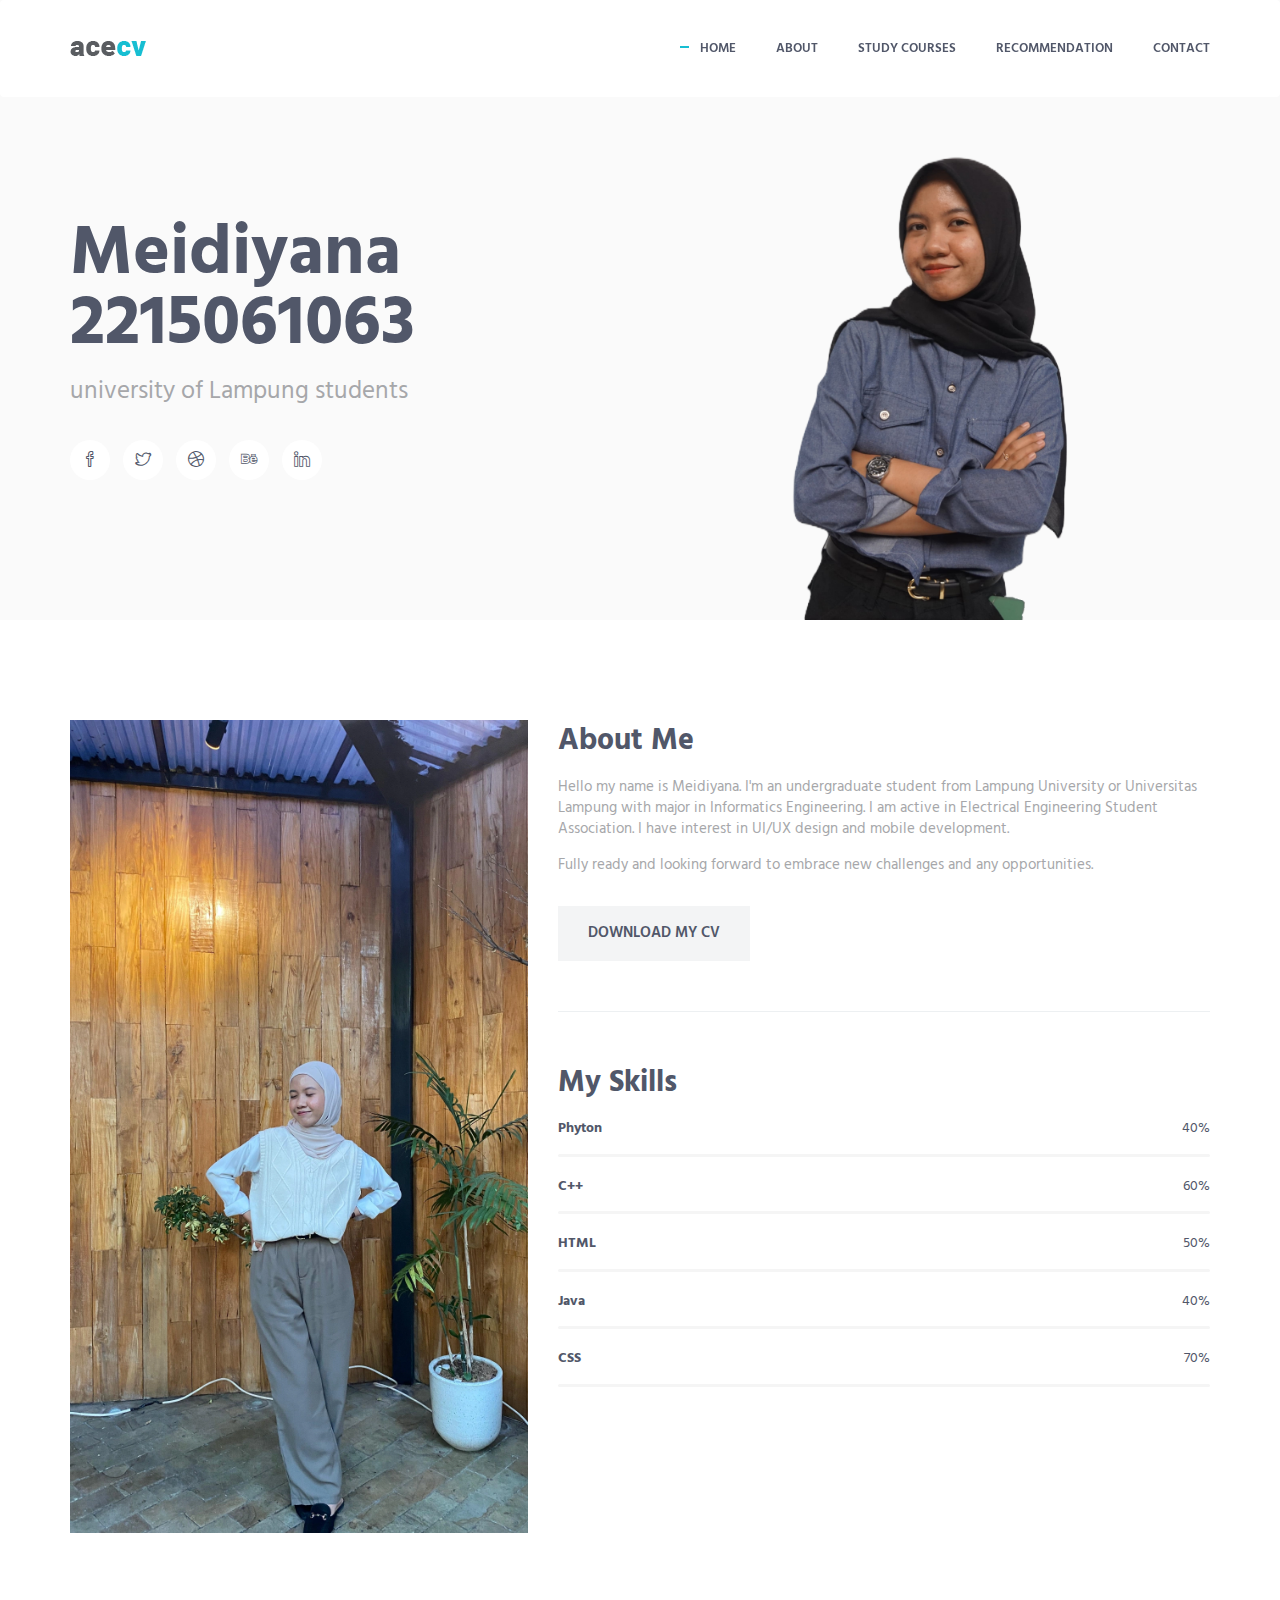
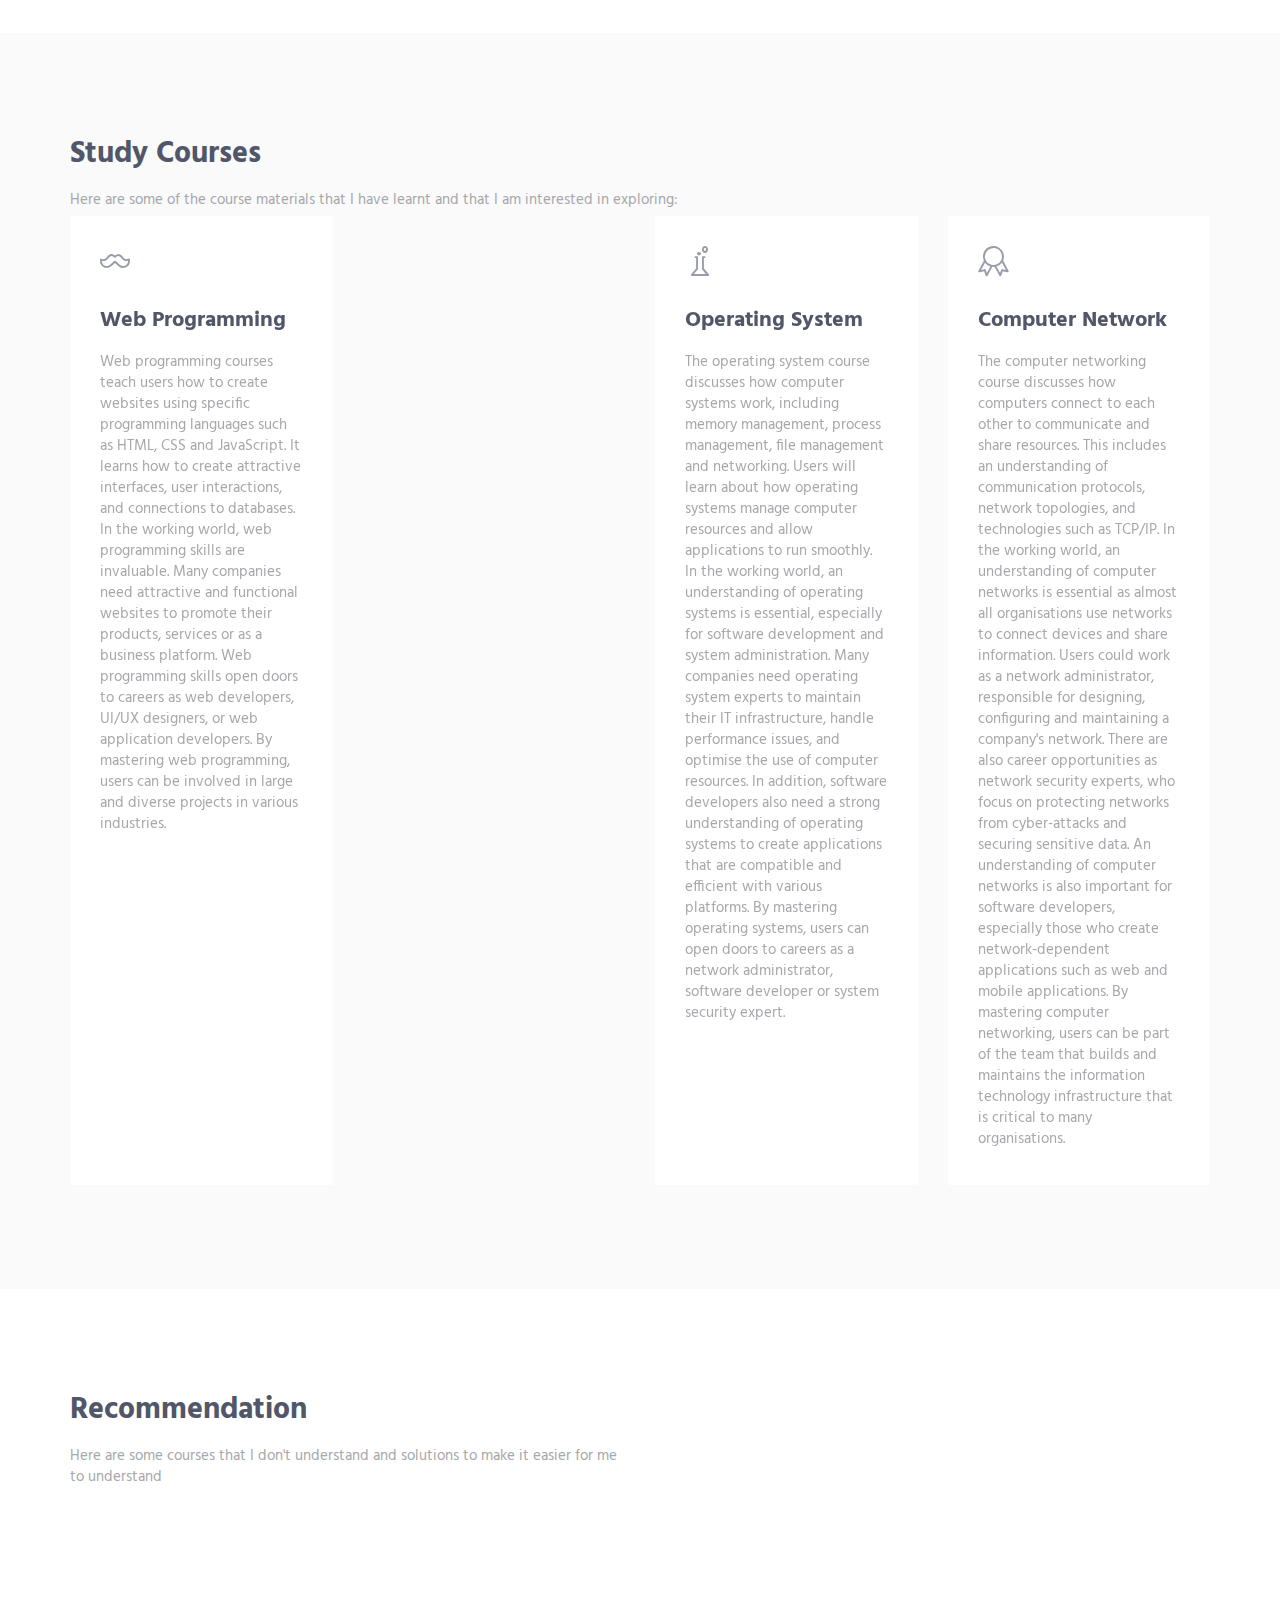
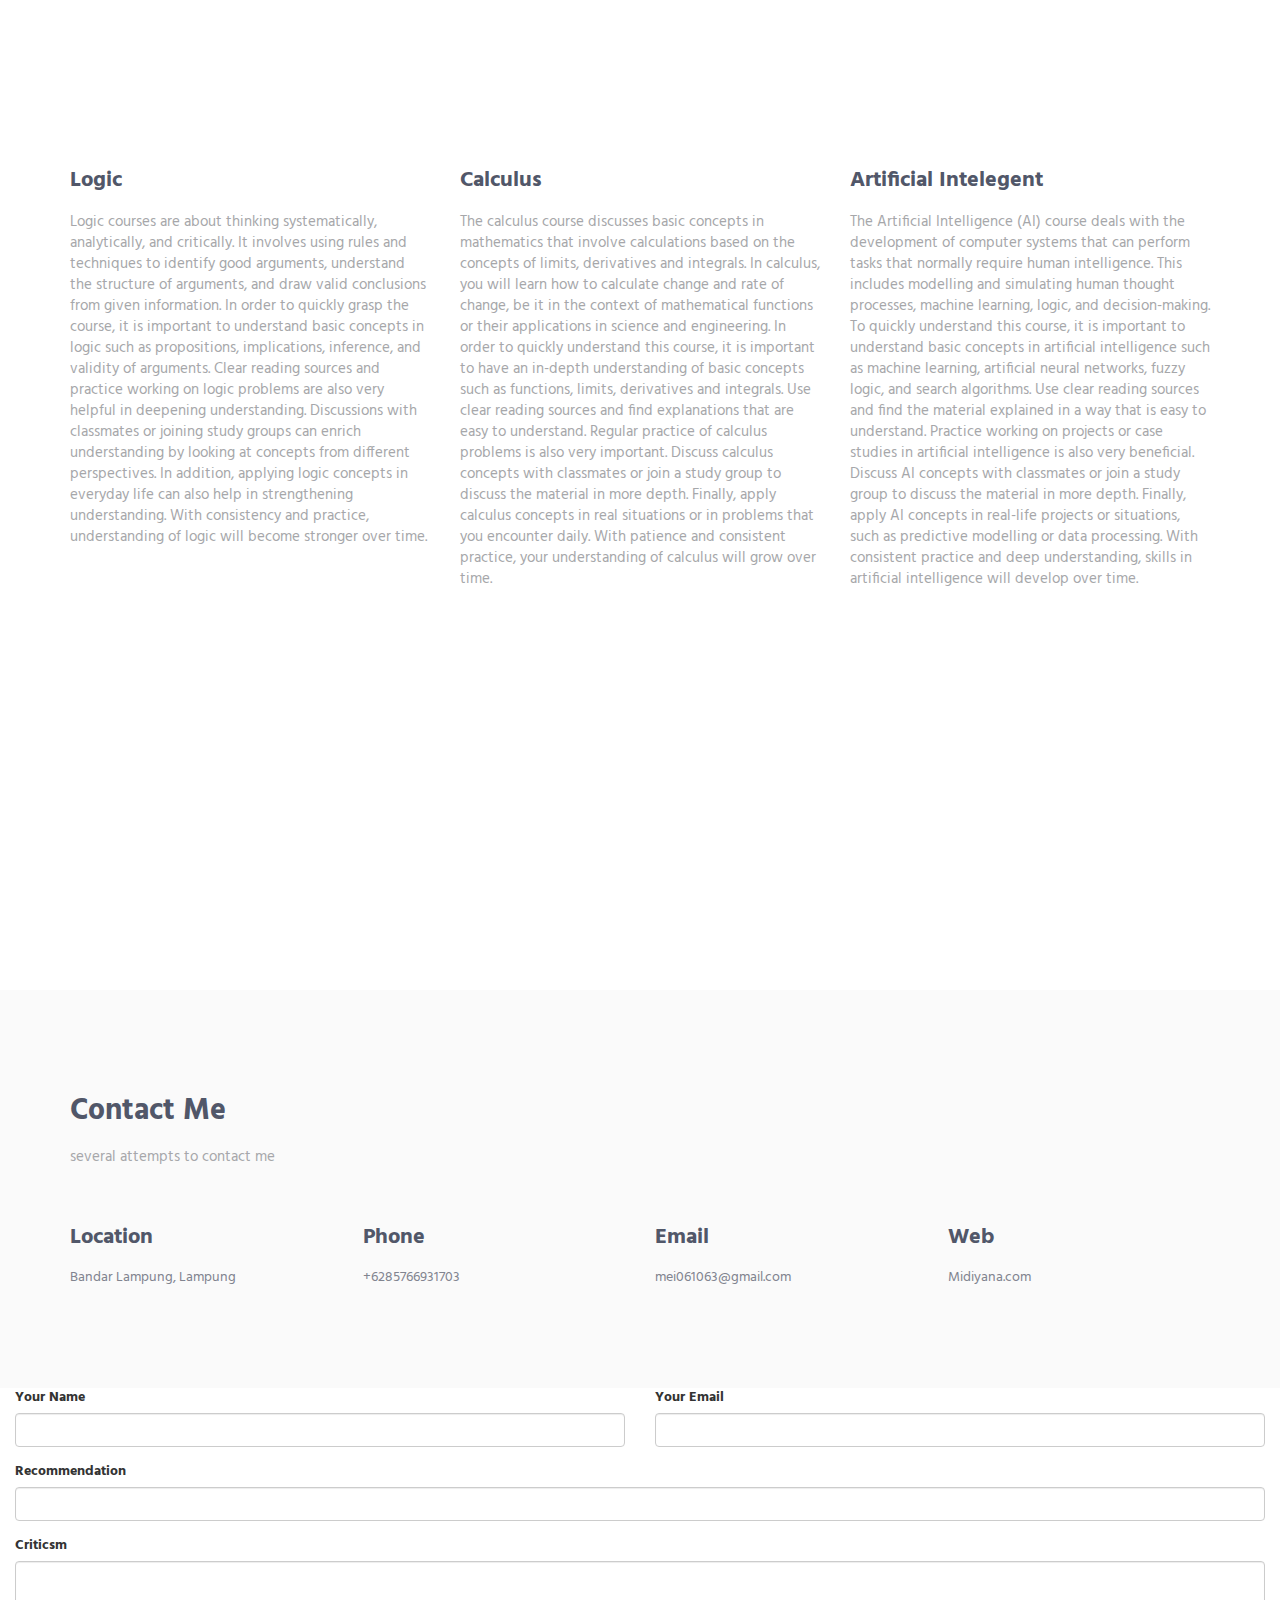
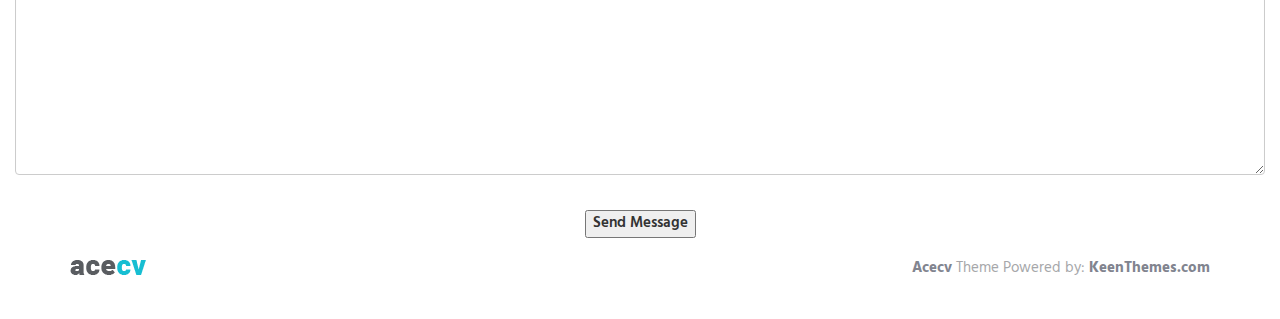
<file: acecv/HTML/index.html>
<!DOCTYPE html>
<html lang="en" class="no-js">
    <!-- BEGIN HEAD -->
    <head>
        <meta charset="utf-8"/>
        <title>Meidiyana</title>
        <meta http-equiv="X-UA-Compatible" content="IE=edge">
        <meta content="width=device-width, initial-scale=1" name="viewport"/>
        <meta content="" name="description"/>
        <meta content="" name="author"/>

        <!-- GLOBAL MANDATORY STYLES -->
        <link href="http://fonts.googleapis.com/css?family=Hind:300,400,500,600,700" rel="stylesheet" type="text/css">
        <link href="vendor/simple-line-icons/css/simple-line-icons.css" rel="stylesheet" type="text/css"/>
        <link href="vendor/bootstrap/css/bootstrap.min.css" rel="stylesheet" type="text/css"/>

        <!-- PAGE LEVEL PLUGIN STYLES -->
        <link href="css/animate.css" rel="stylesheet">
        <link href="vendor/swiper/css/swiper.min.css" rel="stylesheet" type="text/css"/>

        <!-- THEME STYLES -->
        <link href="css/layout.min.css" rel="stylesheet" type="text/css"/>

        <!-- Favicon -->
        <link rel="shortcut icon" href="favicon.ico"/>
    </head>
    <!-- END HEAD -->

    <!-- BODY -->
    <body id="body" data-spy="scroll" data-target=".header">

        <!--========== HEADER ==========-->
        <header class="header navbar-fixed-top">
            <!-- Navbar -->
            <nav class="navbar" role="navigation">
                <div class="container">
                    <!-- Brand and toggle get grouped for better mobile display -->
                    <div class="menu-container js_nav-item">
                        <button type="button" class="navbar-toggle" data-toggle="collapse" data-target=".nav-collapse">
                            <span class="sr-only">Toggle navigation</span>
                            <span class="toggle-icon"></span>
                        </button>

                        <!-- Logo -->
                        <div class="logo">
                            <a class="logo-wrap" href="#body">
                                <img class="logo-img" src="img/logo.png" alt="Asentus Logo">
                            </a>
                        </div>
                        <!-- End Logo -->
                    </div>

                    <!-- Collect the nav links, forms, and other content for toggling -->
                    <div class="collapse navbar-collapse nav-collapse">
                        <div class="menu-container">
                            <ul class="nav navbar-nav navbar-nav-right">
                                <li class="js_nav-item nav-item"><a class="nav-item-child nav-item-hover" href="#body">Home</a></li>
                                <li class="js_nav-item nav-item"><a class="nav-item-child nav-item-hover" href="#about">About</a></li>
                                <li class="js_nav-item nav-item"><a class="nav-item-child nav-item-hover" href="#experience">Study Courses</a></li>
                                <li class="js_nav-item nav-item"><a class="nav-item-child nav-item-hover" href="#work">Recommendation</a></li>
                                <li class="js_nav-item nav-item"><a class="nav-item-child nav-item-hover" href="#contact">Contact</a></li>
                            </ul>
                        </div>
                    </div>
                    <!-- End Navbar Collapse -->
                </div>
            </nav>
            <!-- Navbar -->
        </header>
        <!--========== END HEADER ==========-->

        <!--========== SLIDER ==========-->
        <div class="promo-block">
            <div class="container">
                <div class="row">
                    <div class="col-sm-6 sm-margin-b-60">
                        <div class="margin-b-30">
                            <h1 class="promo-block-title">Meidiyana <br/>2215061063</h1>
                            <p class="promo-block-text">university of Lampung students</p>
                        </div>
                        <ul class="list-inline">
                            <li><a href="#" class="social-icons"><i class="icon-social-facebook"></i></a></li>
                            <li><a href="#" class="social-icons"><i class="icon-social-twitter"></i></a></li>
                            <li><a href="#" class="social-icons"><i class="icon-social-dribbble"></i></a></li>
                            <li><a href="#" class="social-icons"><i class="icon-social-behance"></i></a></li>
                            <li><a href="#" class="social-icons"><i class="icon-social-linkedin"></i></a></li>
                        </ul>
                    </div>
                    <div class="col-sm-6">
                        <div class="promo-block-img-wrap">
                            <img class="promo-block-img img-responsive" src="img/no bg meii.png" align="Avatar">
                        </div>
                    </div>
                </div>
                <!--// end row -->
            </div>
        </div>
        <!--========== SLIDER ==========-->

        <!--========== PAGE LAYOUT ==========-->
        <!-- About -->
        <div id="about">
            <div class="container content-lg">
                <div class="row">
                    <div class="col-sm-5 sm-margin-b-60">
                        <img class="full-width img-responsive" src="img/IMG_20240318_220112_253.webp" alt="Image">
                    </div>
                    <div class="col-sm-7">
                        <div class="section-seperator margin-b-50">
                            <div class="margin-b-50">
                                <div class="margin-b-30">
                                    <h2>About Me</h2>
                                    <p>Hello my name is Meidiyana. I'm an undergraduate student from Lampung University or Universitas Lampung with major in Informatics Engineering. I am active in Electrical Engineering Student Association. I have interest in UI/UX design and mobile development.</p>
                                    <p>Fully ready and looking forward to embrace new challenges and any opportunities.</p>
                                </div>
                                <a href="#" class="btn-theme btn-theme-md btn-default-bg text-uppercase">Download my CV</a>
                            </div>
                        </div>

                        <h2>My Skills</h2>
                        <!-- Progress Box -->
                        <div class="progress-box">
                            <h5> Phyton <span class="color-heading pull-right">40%</span></h5>
                            <div class="progress">
                                <div class="progress-bar bg-color-base" role="progressbar" data-width="40"></div>
                            </div>
                        </div>
                        <div class="progress-box">
                            <h5>C++ <span class="color-heading pull-right">60%</span></h5>
                            <div class="progress">
                                <div class="progress-bar bg-color-base" role="progressbar" data-width="60"></div>
                            </div>
                        </div>
                        <div class="progress-box">
                            <h5>HTML <span class="color-heading pull-right">50%</span></h5>
                            <div class="progress">
                                <div class="progress-bar bg-color-base" role="progressbar" data-width="50"></div>
                            </div>
                        </div>
                        <div class="progress-box">
                            <h5>Java <span class="color-heading pull-right">40%</span></h5>
                            <div class="progress">
                                <div class="progress-bar bg-color-base" role="progressbar" data-width="40"></div>
                            </div>
                        </div>
                        <div class="progress-box">
                            <h5>CSS <span class="color-heading pull-right">70%</span></h5>
                            <div class="progress">
                                <div class="progress-bar bg-color-base" role="progressbar" data-width="70"></div>
                            </div>
                        </div>
                        <!-- End Progress Box -->
                    </div>
                </div>
                <!--// end row -->
            </div>
        </div>
        <!-- End About -->

        <!-- Experience -->
        <div id="experience">
            <div class="bg-color-sky-light" data-auto-height="true">
                <div class="container content-lg">
                    <h2>Study Courses</h2>
                    <p class="margin-b-5">Here are some of the course materials that I have learnt and that I am interested in exploring: </p>
                    <div class="row row-space-6 margin-b-4">
                        <div class="col-md-3 col-sm-6 md-margin-b-4">
                            <div class="service" data-height="height">
                                <div class="service-element">
                                    <i class="service-icon icon-mustache"></i>
                                </div>
                                <div class="service-info">
                                    <h3>Web Programming</h3>
                                    <p class="margin-b-5">Web programming courses teach users how to create websites using specific programming languages such as HTML, CSS and JavaScript. It learns how to create attractive interfaces, user interactions, and connections to databases.
                                        In the working world, web programming skills are invaluable. Many companies need attractive and functional websites to promote their products, services or as a business platform. Web programming skills open doors to careers as web developers, UI/UX designers, or web application developers. By mastering web programming, users can be involved in large and diverse projects in various industries.</p>
                                </div>
                                <a href="#" class="content-wrapper-link"></a>    
                            </div>
                        </div>
                        <div class="col-md-3 col-sm-6 md-margin-b-4">
                            <div class="service bg-color-base wow zoomIn" data-height="height" data-wow-duration=".3" data-wow-delay=".1s">
                                <div class="service-element">
                                    <i class="service-icon color-white icon-screen-tablet"></i>
                                </div>
                                <div class="service-info">
                                    <h3 class="color-white"> Embedded System</h3>
                                    <p class="color-white margin-b-5">The embedded systems course discusses how to design and develop small computer systems that are integrated in other electronic devices. It covers hardware and software programming for embedded systems such as microcontrollers and microprocessors.
                                        In the world of work, expertise in embedded systems is valuable, especially in the electronics, automotive, medical, and IoT (Internet of Things) industries. Users can work as an embedded systems engineer who designs, develops, and tests electronic devices such as car control systems, medical equipment, or smart IoT devices. An understanding of embedded systems is also required in the development of software that deals with embedded hardware, opening up career opportunities as an embedded software developer.</p>
                                </div>
                                <a href="#" class="content-wrapper-link"></a>    
                            </div>
                        </div>
                        <div class="col-md-3 col-sm-6 sm-margin-b-4">
                            <div class="service" data-height="height">
                                <div class="service-element">
                                    <i class="service-icon icon-chemistry"></i>
                                </div>
                                <div class="service-info">
                                    <h3>Operating System</h3>
                                    <p class="margin-b-5">The operating system course discusses how computer systems work, including memory management, process management, file management and networking. Users will learn about how operating systems manage computer resources and allow applications to run smoothly.
                                        In the working world, an understanding of operating systems is essential, especially for software development and system administration. Many companies need operating system experts to maintain their IT infrastructure, handle performance issues, and optimise the use of computer resources. In addition, software developers also need a strong understanding of operating systems to create applications that are compatible and efficient with various platforms. By mastering operating systems, users can open doors to careers as a network administrator, software developer or system security expert.</p>
                                </div>
                                <a href="#" class="content-wrapper-link"></a>    
                            </div>
                        </div>
                        <div class="col-md-3 col-sm-6">
                            <div class="service" data-height="height">
                                <div class="service-element">
                                    <i class="service-icon icon-badge"></i>
                                </div>
                                <div class="service-info">
                                    <h3>Computer Network</h3>
                                    <p class="margin-b-5">The computer networking course discusses how computers connect to each other to communicate and share resources. This includes an understanding of communication protocols, network topologies, and technologies such as TCP/IP.
                                        In the working world, an understanding of computer networks is essential as almost all organisations use networks to connect devices and share information. Users could work as a network administrator, responsible for designing, configuring and maintaining a company's network. There are also career opportunities as network security experts, who focus on protecting networks from cyber-attacks and securing sensitive data. An understanding of computer networks is also important for software developers, especially those who create network-dependent applications such as web and mobile applications. By mastering computer networking, users can be part of the team that builds and maintains the information technology infrastructure that is critical to many organisations.</p>
                                </div>
                                <a href="#" class="content-wrapper-link"></a>    
                            </div>
                        </div>
                    </div>
                    <!--// end row -->
                </div>
            </div>
        </div>
        <!-- End Experience -->

        <!-- Work -->
        <div id="work">
            <div class="container content-lg">
                <div class="row margin-b-40">
                    <div class="col-sm-6">
                        <h2>Recommendation</h2>
                        <p>Here are some courses that I don't understand and solutions to make it easier for me to understand</p>
                    </div>
                </div>
                <!--// end row -->

                <div class="row">
                    <!-- Latest Products -->
                    <div class="col-sm-4 sm-margin-b-50">
                        <div class="margin-b-20">
                            <div class="wow zoomIn" data-wow-duration=".3" data-wow-delay=".1s">
                                <img class="img-responsive" src="img/logic.jpg" alt="Logic">
                            </div>
                        </div>
                        <h4>Logic</h4>
                        <p>Logic courses are about thinking systematically, analytically, and critically. It involves using rules and techniques to identify good arguments, understand the structure of arguments, and draw valid conclusions from given information. In order to quickly grasp the course, it is important to understand basic concepts in logic such as propositions, implications, inference, and validity of arguments. Clear reading sources and practice working on logic problems are also very helpful in deepening understanding. Discussions with classmates or joining study groups can enrich understanding by looking at concepts from different perspectives. In addition, applying logic concepts in everyday life can also help in strengthening understanding. With consistency and practice, understanding of logic will become stronger over time.</p>
                    </div>
                    <!-- End Latest Products -->

                    <!-- Latest Products -->
                    <div class="col-sm-4 sm-margin-b-50">
                        <div class="margin-b-20">
                            <div class="wow zoomIn" data-wow-duration=".3" data-wow-delay=".1s">
                                <img class="img-responsive" src="img/Kalkulus.jpg" alt="Kalkulus">
                            </div>
                        </div>
                        <h4>Calculus</h4>
                        <p>The calculus course discusses basic concepts in mathematics that involve calculations based on the concepts of limits, derivatives and integrals. In calculus, you will learn how to calculate change and rate of change, be it in the context of mathematical functions or their applications in science and engineering. In order to quickly understand this course, it is important to have an in-depth understanding of basic concepts such as functions, limits, derivatives and integrals. Use clear reading sources and find explanations that are easy to understand. Regular practice of calculus problems is also very important. Discuss calculus concepts with classmates or join a study group to discuss the material in more depth. Finally, apply calculus concepts in real situations or in problems that you encounter daily. With patience and consistent practice, your understanding of calculus will grow over time.</p>
                    </div>
                    <!-- End Latest Products -->

                    <!-- Latest Products -->
                    <div class="col-sm-4 sm-margin-b-50">
                        <div class="margin-b-20">
                            <div class="wow zoomIn" data-wow-duration=".3" data-wow-delay=".1s">
                                <img class="img-responsive" src="img/AI.jpg" alt="AI">
                            </div>
                        </div>
                        <h4>Artificial Intelegent</h4>
                        <p>The Artificial Intelligence (AI) course deals with the development of computer systems that can perform tasks that normally require human intelligence. This includes modelling and simulating human thought processes, machine learning, logic, and decision-making. To quickly understand this course, it is important to understand basic concepts in artificial intelligence such as machine learning, artificial neural networks, fuzzy logic, and search algorithms. Use clear reading sources and find the material explained in a way that is easy to understand. Practice working on projects or case studies in artificial intelligence is also very beneficial. Discuss AI concepts with classmates or join a study group to discuss the material in more depth. Finally, apply AI concepts in real-life projects or situations, such as predictive modelling or data processing. With consistent practice and deep understanding, skills in artificial intelligence will develop over time.</p>
                    </div>
                    <!-- End Latest Products -->
                </div>
                <!--// end row -->
            </div>
        </div>
        <!-- End Work -->
      
        <!-- Promo Banner -->
        <div class="promo-banner parallax-window" data-parallax="scroll" data-image-src="img/1920x1080/01.jpg">
            <div class="container-sm content-lg">
                <h2 class="promo-banner-title"> THANK YOU</h2>
            </div>
        </div>
        <!-- End Promo Banner -->
            
        <!-- Contact -->
        <div id="contact">
            <div class="bg-color-sky-light">
                <div class="container content-lg">
                    <div class="row margin-b-40">
                        <div class="col-sm-6">
                           <h2>Contact Me</h2>
                            <p>several attempts to contact me</p>
                        </div>
                    </div>
                    <!--// end row -->

                    <div class="row">
                        <div class="col-md-3 col-xs-6 md-margin-b-30">
                            <h4>Location</h4>
                            <a href="#">Bandar Lampung, Lampung</a>
                        </div>
                        <div class="col-md-3 col-xs-6 md-margin-b-30">
                            <h4>Phone</h4>
                            <a href="#">+6285766931703</a>
                        </div>
                        <div class="col-md-3 col-xs-6">
                            <h4>Email</h4>
                            <a href="mailto:#">mei061063@gmail.com</a>
                        </div>
                        <div class="col-md-3 col-xs-6">
                            <h4>Web</h4>
                            <a href="#">Midiyana.com</a>
                        </div>
                    </div>
                    <!--// end row -->
                </div>
            </div>
        </div>
        <!-- End Contact -->

        <div class="col-md-12 mt-5 mt-lg-0 d-flex align-items-stretch">
            <form action="forms/contact.php" method="post" role="form" class="php-email-form">
              <div class="row">
                <div class="form-group col-md-6">
                  <label for="name">Your Name</label>
                  <input type="text" name="name" class="form-control" id="name" required>
                </div>
                <div class="form-group col-md-6">
                  <label for="name">Your Email</label>
                  <input type="email" class="form-control" name="email" id="email" required>
                </div>
              </div>
              <div class="form-group">
                <label for="name">Recommendation</label>
                <input type="text" class="form-control" name="subject" id="subject" required>
              </div>
              <div class="form-group">
                <label for="name">Criticsm</label>
                <textarea class="form-control" name="message" rows="10" required></textarea>
              </div>
              <div class="text-center btn-theme-md"><button type="submit">Send Message</button></div>
            </form>
          </div>
        </div>

      </div>
    </section><!-- End Contact Section -->


        <!--========== END PAGE LAYOUT ==========-->

        <!--========== FOOTER ==========-->
        <footer class="footer">
            <div class="content container">
                <div class="row">
                    <div class="col-xs-6">
                        <img class="footer-logo" src="img/logo.png" alt="Acecv Logo">
                    </div>
                    <div class="col-xs-6 text-right sm-text-left">
                        <p class="margin-b-0"><a class="fweight-700" href="http://keenthemes.com/preview/acecv/">Acecv</a> Theme Powered by: <a class="fweight-700" href="http://www.keenthemes.com/">KeenThemes.com</a></p>
                    </div>
                </div>
                <!--// end row -->
            </div>
        </footer>
        <!--========== END FOOTER ==========-->

        <!-- Back To Top -->
        <a href="javascript:void(0);" class="js-back-to-top back-to-top">Top</a>

        <!-- JAVASCRIPTS(Load javascripts at bottom, this will reduce page load time) -->
        <!-- CORE PLUGINS -->
        <script src="vendor/jquery.min.js" type="text/javascript"></script>
        <script src="vendor/jquery-migrate.min.js" type="text/javascript"></script>
        <script src="vendor/bootstrap/js/bootstrap.min.js" type="text/javascript"></script>

        <!-- PAGE LEVEL PLUGINS -->
        <script src="vendor/jquery.easing.js" type="text/javascript"></script>
        <script src="vendor/jquery.back-to-top.js" type="text/javascript"></script>
        <script src="vendor/jquery.smooth-scroll.js" type="text/javascript"></script>
        <script src="vendor/jquery.wow.min.js" type="text/javascript"></script>
        <script src="vendor/jquery.parallax.min.js" type="text/javascript"></script>
        <script src="vendor/jquery.appear.js" type="text/javascript"></script>
        <script src="vendor/swiper/js/swiper.jquery.min.js" type="text/javascript"></script>

        <!-- PAGE LEVEL SCRIPTS -->
        <script src="js/layout.min.js" type="text/javascript"></script>
        <script src="js/components/progress-bar.min.js" type="text/javascript"></script>
        <script src="js/components/swiper.min.js" type="text/javascript"></script>
        <script src="js/components/wow.min.js" type="text/javascript"></script>

    </body>
    <!-- END BODY -->
</html>
</file>
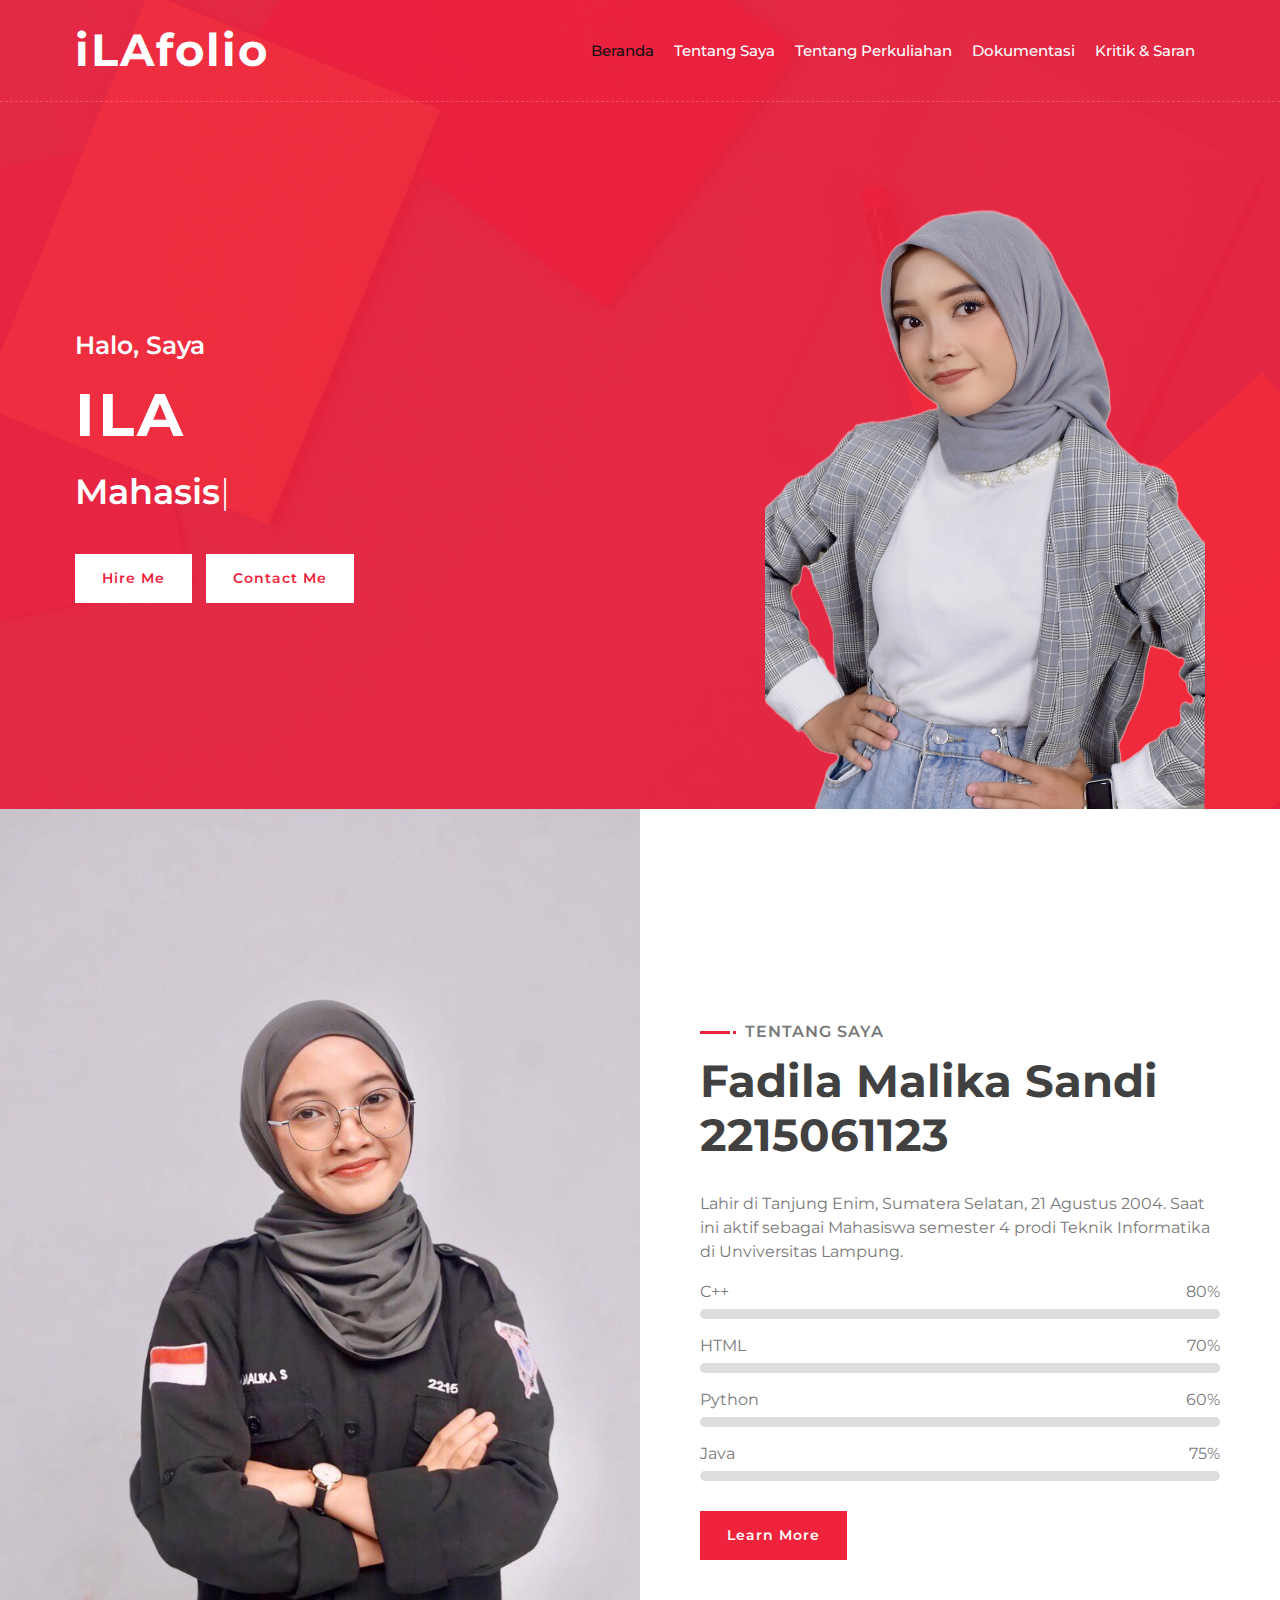
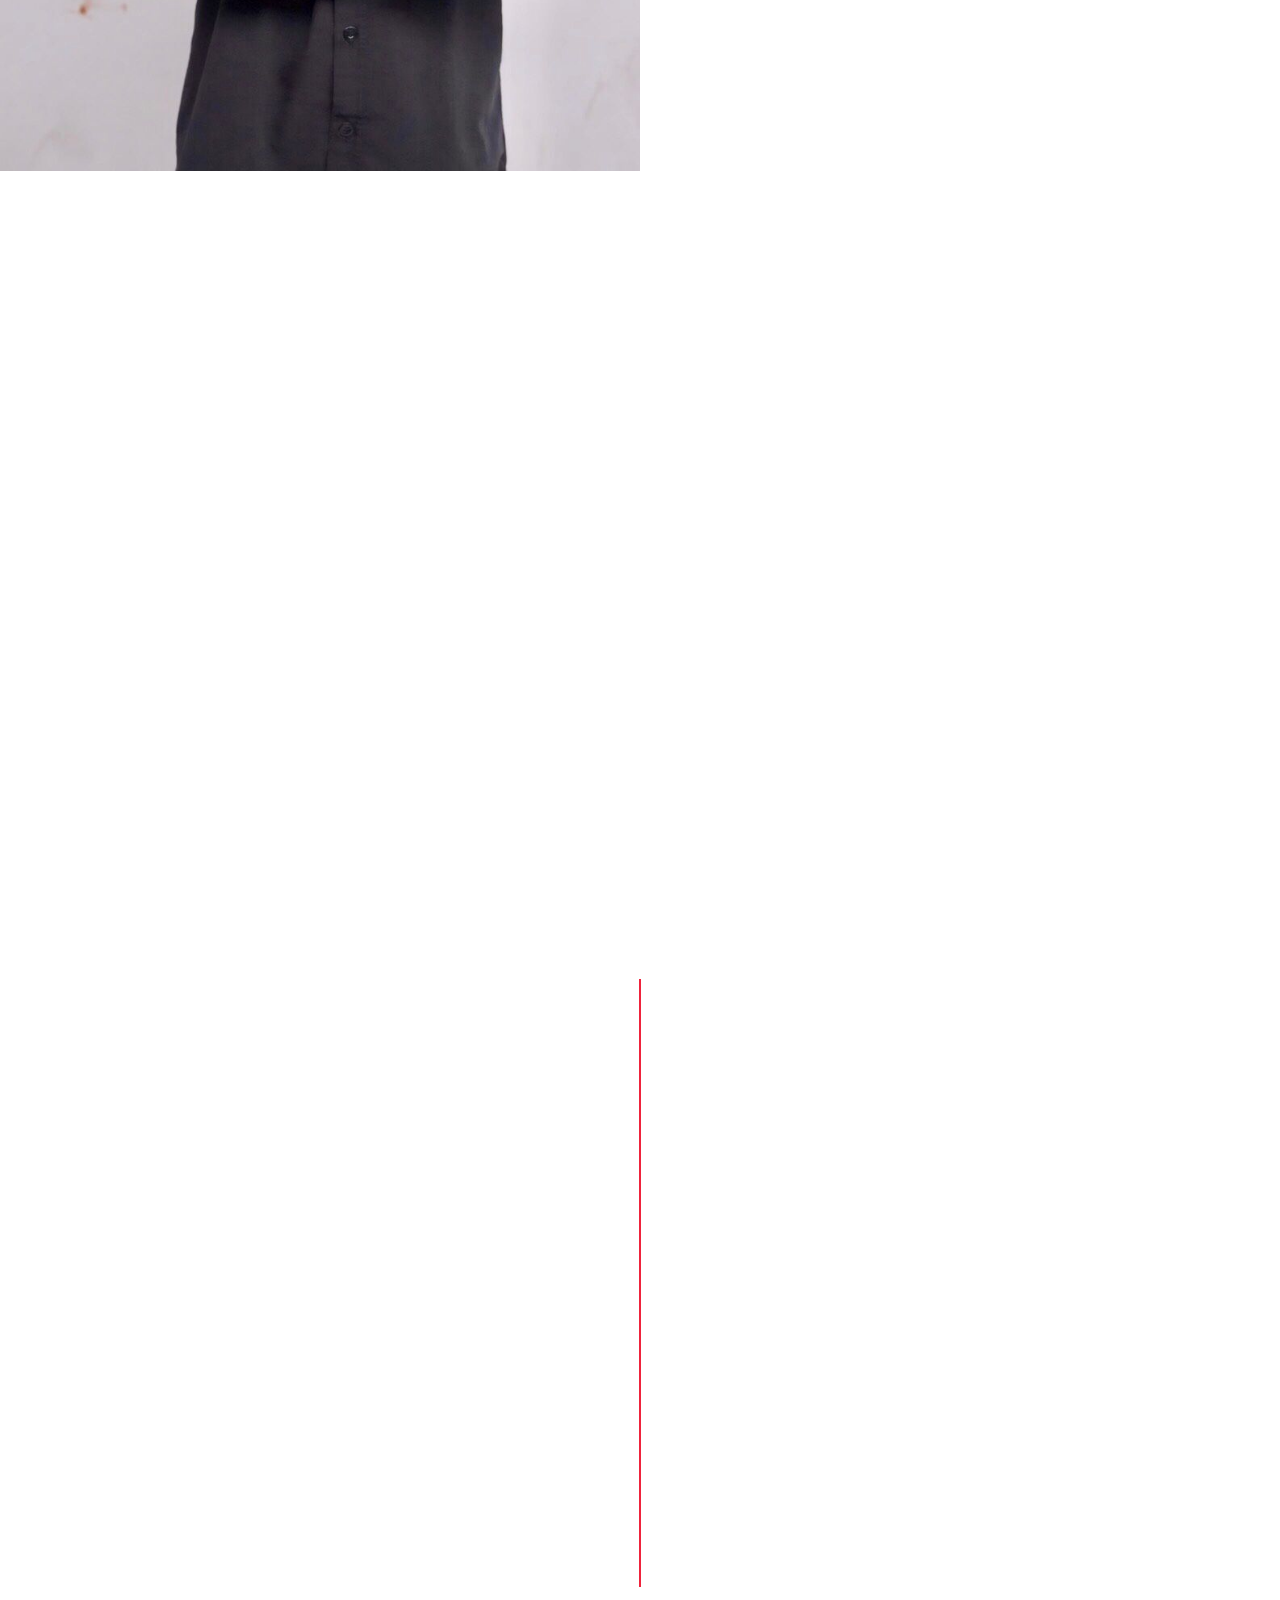
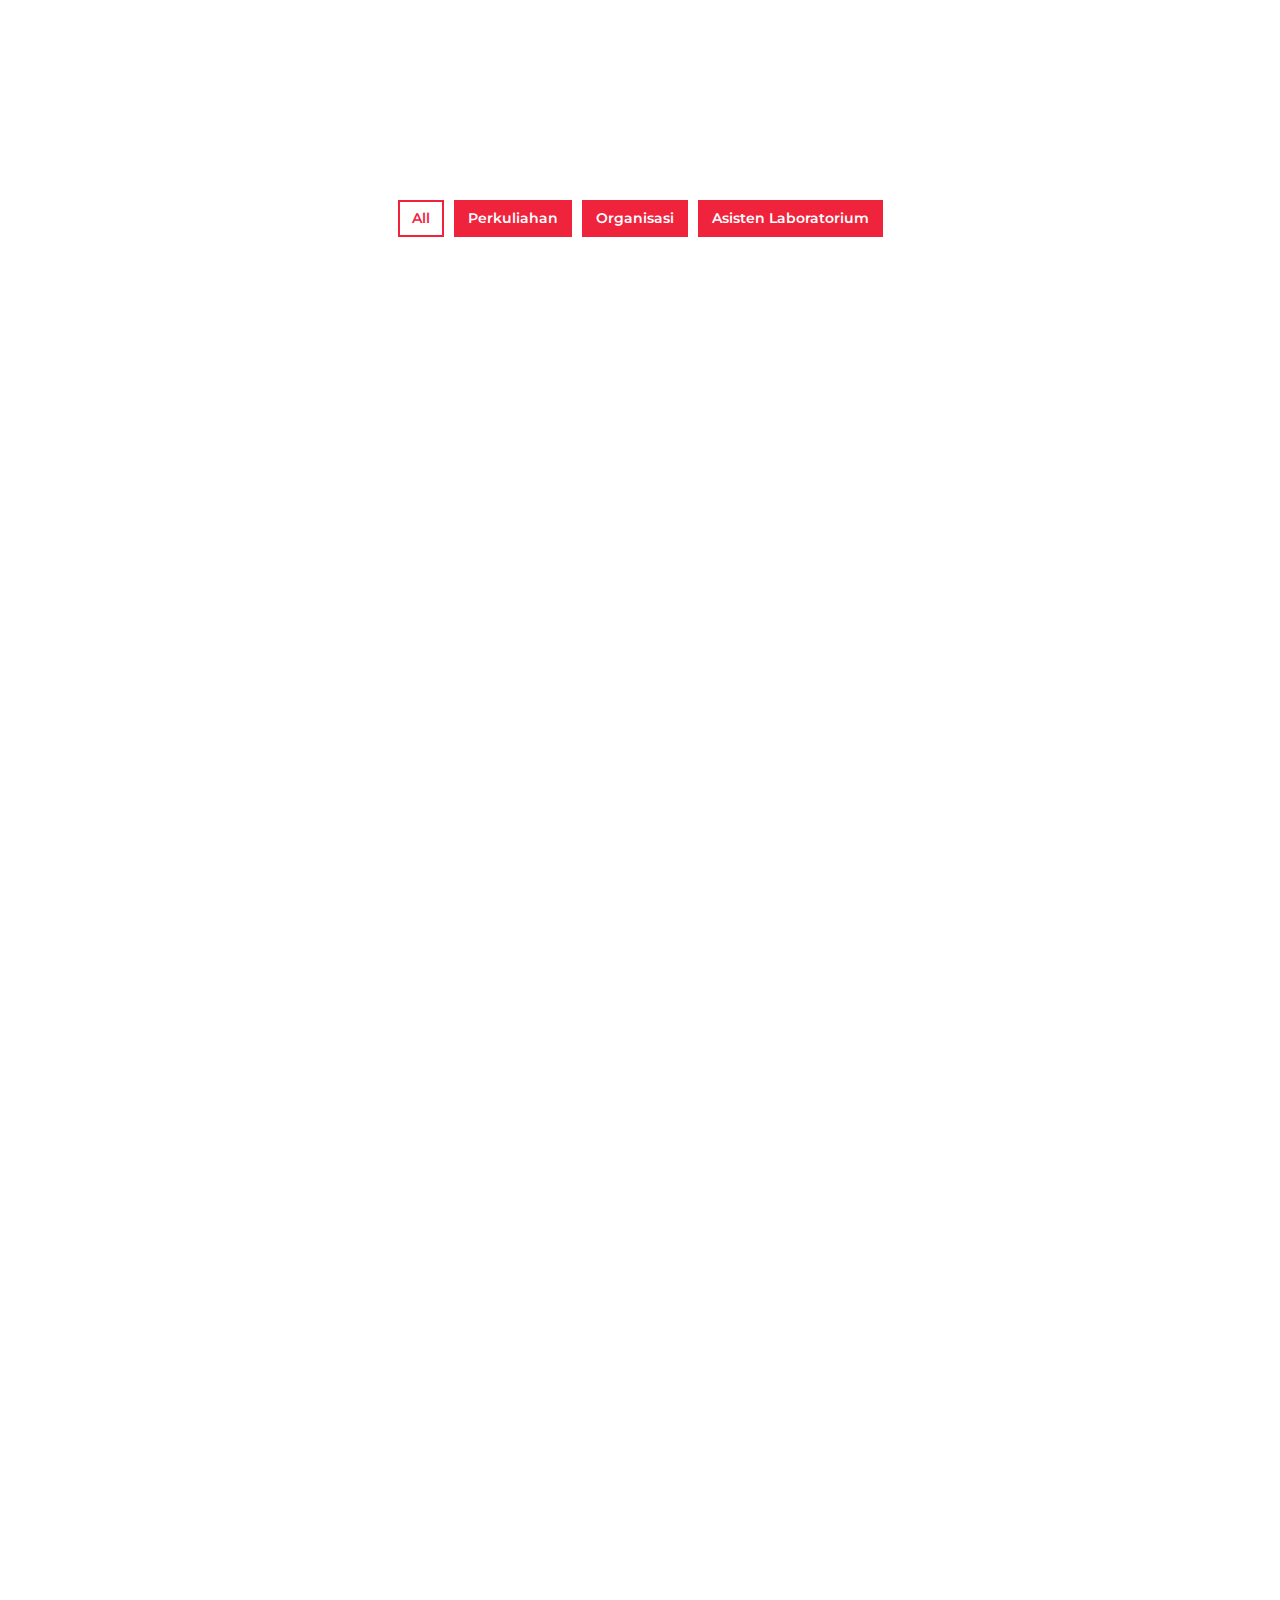
<file: DevFolio Free Website Template - Free-CSS.com/developer-portfolio-template/index.html>
<!DOCTYPE html>
<html lang="en">
    <head>
        <meta charset="utf-8">
        <title>ILAFolio</title>
        <meta content="width=device-width, initial-scale=1.0" name="viewport">
        <meta content="Free Website Template" name="keywords">
        <meta content="Free Website Template" name="description">

        <!-- Favicon -->
        <link href="img/favicon.ico" rel="icon">

        <!-- Google Font -->
        <link href="https://fonts.googleapis.com/css2?family=Montserrat:wght@300;400;500;600;700&display=swap" rel="stylesheet">

        <!-- CSS Libraries -->
        <link href="https://stackpath.bootstrapcdn.com/bootstrap/4.4.1/css/bootstrap.min.css" rel="stylesheet">
        <link href="https://cdnjs.cloudflare.com/ajax/libs/font-awesome/5.10.0/css/all.min.css" rel="stylesheet">
        <link href="lib/animate/animate.min.css" rel="stylesheet">
        <link href="lib/owlcarousel/assets/owl.carousel.min.css" rel="stylesheet">
        <link href="lib/lightbox/css/lightbox.min.css" rel="stylesheet">

        <!-- Template Stylesheet -->
        <link href="css/style.css" rel="stylesheet">
    </head>

    <body data-spy="scroll" data-target=".navbar" data-offset="51">
        <!-- Nav Bar Start -->
        <div class="navbar navbar-expand-lg bg-light navbar-light">
            <div class="container-fluid">
                <a href="index.html" class="navbar-brand">iLAfolio</a>
                <button type="button" class="navbar-toggler" data-toggle="collapse" data-target="#navbarCollapse">
                    <span class="navbar-toggler-icon"></span>
                </button>

                <div class="collapse navbar-collapse justify-content-between" id="navbarCollapse">
                    <div class="navbar-nav ml-auto">
                        <a href="#home" class="nav-item nav-link active">Beranda</a>
                        <a href="#about" class="nav-item nav-link">Tentang Saya</a>
                        <a href="#service" class="nav-item nav-link">Tentang Perkuliahan</a>
                        <!--<a href="#experience" class="nav-item nav-link">Experience</a>-->
                        <a href="#portfolio" class="nav-item nav-link">Dokumentasi</a>
                        <!--<a href="#price" class="nav-item nav-link">Price</a>-->
                        <!--<a href="#review" class="nav-item nav-link">Review</a>-->
                        <!--<a href="#team" class="nav-item nav-link">Team</a>-->
                        <!--<a href="#blog" class="nav-item nav-link">Blog</a>-->
                        <a href="#contact" class="nav-item nav-link">Kritik & Saran</a>
                    </div>
                </div>
            </div>
        </div>
        <!-- Nav Bar End -->


        <!-- Hero Start -->
        <div class="hero" id="home">
            <div class="container-fluid">
                <div class="row align-items-center">
                    <div class="col-sm-12 col-md-6">
                        <div class="hero-content">
                            <div class="hero-text">
                                <p>Halo, Saya</p>
                                <h1>ILA</h1>
                                <h2></h2>
                                <div class="typed-text">Mahasiswa UNILA, Fakultas Teknik, Jurusan Teknik Informatika, Semester 4, Kelas PSTI C</div>
                            </div>
                            <div class="hero-btn">
                                <a class="btn" href="">Hire Me</a>
                                <a class="btn" href="">Contact Me</a>
                            </div>
                        </div>
                    </div>
                    <div class="col-sm-12 col-md-6 d-none d-md-block">
                        <div class="hero-image">
                            <img src="img/ilaProfile.png" alt="ilaprofile">
                        </div>
                    </div>
                </div>
            </div>
        </div>
        <!-- Hero End -->


        <!-- About Start -->
        <div class="about wow fadeInUp" data-wow-delay="0.1s" id="about">
            <div class="container-fluid">
                <div class="row align-items-center">
                    <div class="col-lg-6">
                        <div class="about-img">
                            <img src="img/ilaHima.jpg" alt="Image">
                        </div>
                    </div>
                    <div class="col-lg-6">
                        <div class="about-content">
                            <div class="section-header text-left">
                                <p>Tentang Saya</p>
                                <h2>Fadila Malika Sandi</h2>
                                <h2>2215061123</h2>
                            </div>
                            <div class="about-text">
                                <p>
                                Lahir di Tanjung Enim, Sumatera Selatan, 21 Agustus 2004. Saat ini aktif sebagai Mahasiswa semester 4 prodi Teknik Informatika di Unviversitas Lampung.
                                </p>
                            </div>
                            <div class="skills">
                                <div class="skill-name">
                                    <p>C++</p><p>80%</p>
                                </div>
                                <div class="progress">
                                    <div class="progress-bar" role="progressbar" aria-valuenow="85" aria-valuemin="0" aria-valuemax="100"></div>
                                </div>
                                <div class="skill-name">
                                    <p>HTML</p><p>70%</p>
                                </div>
                                <div class="progress">
                                    <div class="progress-bar" role="progressbar" aria-valuenow="95" aria-valuemin="0" aria-valuemax="100"></div>
                                </div>
                                <div class="skill-name">
                                    <p>Python</p><p>60%</p>
                                </div>
                                <div class="progress">
                                    <div class="progress-bar" role="progressbar" aria-valuenow="90" aria-valuemin="0" aria-valuemax="100"></div>
                                </div>
                                <div class="skill-name">
                                    <p>Java</p><p>75%</p>
                                </div>
                                <div class="progress">
                                    <div class="progress-bar" role="progressbar" aria-valuenow="85" aria-valuemin="0" aria-valuemax="100"></div>
                                </div>
                            </div>
                            <a class="btn" href="">Learn More</a>
                        </div>
                    </div>
                </div>
            </div>
        </div>
        <!-- About End -->
        
        
        <!-- Service Start -->
        <div class="service" id="service">
            <div class="container">
                <div class="section-header text-center wow zoomIn" data-wow-delay="0.1s">
                    <p>Tentang Perkuliahan</p>
                    <h2>Materi Yang Dipelajari</h2>
                </div>
                <div class="row">
                    <div class="col-lg-6 wow fadeInUp" data-wow-delay="0.0s">
                        <div class="service-item">
                            <div class="service-icon">
                                <i class="fa fa-laptop"></i>
                            </div>
                            <div class="service-text">
                                <h3>Pemrograman WEB</h3>
                                <p>
                                Mata kuliah pemrograman web membahas pembuatan dan pengembangan situs web menggunakan HTML, CSS, JavaScript, dan Python.
                                </p>
                            </div>
                        </div>
                    </div>
                    <div class="col-lg-6 wow fadeInUp" data-wow-delay="0.2s">
                        <div class="service-item">
                            <div class="service-icon">
                                <i class="fa fa-laptop-code"></i>
                            </div>
                            <div class="service-text">
                                <h3>Pemrograman Berorientasi Objek</h3>
                                <p>
                                Mata kuliah pemrograman berorientasi objek fokus pada konsep dasar OOP seperti kelas, objek, pewarisan, polimorfisme, dan enkapsulasi dalam pengembangan perangkat lunak.
                                </p>
                            </div>
                        </div>
                    </div>
                    <div class="col-lg-6 wow fadeInUp" data-wow-delay="0.4s">
                        <div class="service-item">
                            <div class="service-icon">
                                <i class="fab fa-android"></i>
                            </div>
                            <div class="service-text">
                                <h3>Embedded System</h3>
                                <p> 
                                Mata kuliah embedded system mengajarkan tentang perancangan dan pemrograman sistem terbenam yang terintegrasi dalam perangkat keras khusus.
                                </p>
                            </div>
                        </div>
                    </div>
                    <div class="col-lg-6 wow fadeInUp" data-wow-delay="0.6s">
                        <div class="service-item">
                            <div class="service-icon">
                                <i class="fab fa-apple"></i>
                            </div>
                            <div class="service-text">
                                <h3>Sistem Basis Data</h3>
                                <p>
                                    Mata kuliah sistem basis data membahas konsep penyimpanan, pengelolaan, dan pengambilan data menggunakan bahasa SQL dalam pengembangan perangkat lunak.
                                </p>
                            </div>
                        </div>
                    </div>
                </div>
            </div>
        </div>
        <!-- Service End -->
        
        
         <!-- Experience Start -->
        <div class="experience" id="experience">
            <div class="container">
                <header class="section-header text-center wow zoomIn" data-wow-delay="0.1s">
                    <p>Tentang Perkuliahan</p>
                    <h2>Materi Yang Belum Dipahami</h2>
                </header>
                <div class="timeline">
                    <div class="timeline-item left wow slideInLeft" data-wow-delay="0.1s">
                        <div class="timeline-text">
                            <div class="timeline-date">55%</div>
                            <h2>Kalkulus</h2>
                            <h4>Semester 1</h4>
                            <p>
                                Kalkulus memfokuskan pada konsep dasar turunan dan integral untuk menganalisis perubahan dan luas area. Diperlukan pemahaman mendalam tentang aturan diferensiasi, integrasi, serta penerapannya dalam berbagai konteks seperti fisika, ekonomi, dan ilmu lainnya. Latihan dan eksplorasi konsep secara aktif dapat membatu dalam memahami kalkulus.
                            </p>
                        </div>
                    </div>
                    <div class="timeline-item right wow slideInRight" data-wow-delay="0.1s">
                        <div class="timeline-text">
                            <div class="timeline-date">60%</div>
                            <h2>Logika</h2>
                            <h4>Semester 2</h4>
                            <p>
                                Logika membahas struktur dan validitas argumen. Materi meliputi proposisi, inferensi, dan penalaran deduktif. Solusinya adalah mempelajari dasar-dasar, mengidentifikasi pola argumen, dan berlatih menyelesaikan masalah. Diskusi, latihan, dan contoh kasus membantu memahami aplikasi logika dalam pemikiran sehari-hari dan akademik.
                            </p>
                        </div>
                    </div>
                    <!--<div class="timeline-item left wow slideInLeft" data-wow-delay="0.1s">
                        <div class="timeline-text">
                            <div class="timeline-date">2045 - 2050</div>
                            <h2>Web Developer</h2>
                            <h4>Soft Agency, San Francisco, CA</h4>
                            <p>
                                Lorem ipsum dolor sit amet elit. Aliquam odio dolor, id luctus erat sagittis non. Ut blandit semper pretium.
                            </p>
                        </div>
                    </div>-->
                  <!--  <div class="timeline-item right wow slideInRight" data-wow-delay="0.1s">
                        <div class="timeline-text">
                            <div class="timeline-date">2045 - 2050</div>
                            <h2>Web Developer</h2>
                            <h4>Soft Agency, San Francisco, CA</h4>
                            <p>
                                Lorem ipsum dolor sit amet elit. Aliquam odio dolor, id luctus erat sagittis non. Ut blandit semper pretium.
                            </p>
                        </div>
                    </div> -->
                   <!-- <div class="timeline-item left wow slideInLeft" data-wow-delay="0.1s">
                        <div class="timeline-text">
                            <div class="timeline-date">2045 - 2050</div>
                            <h2>Web Developer</h2>
                            <h4>Soft Agency, San Francisco, CA</h4>
                            <p>
                                Lorem ipsum dolor sit amet elit. Aliquam odio dolor, id luctus erat sagittis non. Ut blandit semper pretium.
                            </p>
                        </div>
                    </div>-->
                   <!--- <div class="timeline-item right wow slideInRight" data-wow-delay="0.1s">
                        <div class="timeline-text">
                            <div class="timeline-date">2045 - 2050</div>
                            <h2>Web Developer</h2>
                            <h4>Soft Agency, San Francisco, CA</h4>
                            <p>
                                Lorem ipsum dolor sit amet elit. Aliquam odio dolor, id luctus erat sagittis non. Ut blandit semper pretium.
                            </p>
                        </div> -->
                 </div>
                </div>
            </div>
        </div>
        <!-- Job Experience End -->
        
        
        <!-- Banner Start -->
       <!--<div class="banner wow zoomIn" data-wow-delay="0.1s">
            <div class="container">
                <div class="section-header text-center">
                    <p>Reasonable Price</p>
                    <h2>Get A <span>Special</span> Price</h2>
                </div>
                <div class="container banner-text">
                    <p>
                        Lorem ipsum dolor sit amet, consectetur adipiscing elit. Phasellus nec pretium mi. Curabitur facilisis ornare velit non vulputate. Aliquam metus tortor, auctor id gravida condimentum, viverra quis sem. Curabitur non nisl nec nisi scelerisque maximus. 
                    </p>
                    <a class="btn">Pricing Plan</a>
                </div>
            </div>
        </div> -->
        <!-- Banner End -->


        <!-- Portfolio Start -->
        <div class="portfolio" id="portfolio">
            <div class="container">
                <div class="section-header text-center wow zoomIn" data-wow-delay="0.1s">
                    <p>Dokumentasi</p>
                    <h2>Kegiatan Saya</h2>
                </div>
                <div class="row">
                    <div class="col-12">
                        <ul id="portfolio-filter">
                            <li data-filter="*" class="filter-active">All</li>
                            <li data-filter=".filter-1">Perkuliahan</li>
                            <li data-filter=".filter-2">Organisasi</li>
                            <li data-filter=".filter-3">Asisten Laboratorium</li>
                        </ul>
                    </div>
                </div>
                <div class="row portfolio-container">
                    <div class="col-lg-4 col-md-6 col-sm-12 portfolio-item filter-1 wow fadeInUp" data-wow-delay="0.0s">
                        <div class="portfolio-wrap">
                            <div class="portfolio-img">
                                <img src="img/dokumentasi1.jpg" alt="Image">
                            </div>
                            <div class="portfolio-text">
                                <h3>Semester 3</h3>
                                <a class="btn" href="img/dokumentasi1.jpg" data-lightbox="portfolio">+</a>
                            </div>
                        </div>
                    </div>
                    <div class="col-lg-4 col-md-6 col-sm-12 portfolio-item filter-2 wow fadeInUp" data-wow-delay="0.2s">
                        <div class="portfolio-wrap">
                            <div class="portfolio-img">
                                <img src="img/dokumentasirakanila.jpg" alt="Image">
                            </div>
                            <div class="portfolio-text">
                                <h3>UKM RAKANILA</h3>
                                <a class="btn" href="img/dokumentasirakanila.jpg" data-lightbox="portfolio">+</a>
                            </div>
                        </div>
                    </div>
                    <div class="col-lg-4 col-md-6 col-sm-12 portfolio-item filter-3 wow fadeInUp" data-wow-delay="0.4s">
                        <div class="portfolio-wrap">
                            <div class="portfolio-img">
                                <img src="img/dokumentasi6.jpg" alt="Image">
                            </div>
                            <div class="portfolio-text">
                                <h3>TD Girl</h3>
                                <a class="btn" href="dokumentasi6.jpg" data-lightbox="portfolio">+</a>
                            </div>
                        </div>
                    </div>
                    <div class="col-lg-4 col-md-6 col-sm-12 portfolio-item filter-1 wow fadeInUp" data-wow-delay="0.6s">
                        <div class="portfolio-wrap">
                            <div class="portfolio-img">
                                <img src="img/dokumentasi2.jpg" alt="Image">
                            </div>
                            <div class="portfolio-text">
                                <h3>Semester 2</h3>
                                <a class="btn" href="img/dokumentasi2.jpg" data-lightbox="portfolio">+</a>
                            </div>
                        </div>
                    </div>
                    <div class="col-lg-4 col-md-6 col-sm-12 portfolio-item filter-2 wow fadeInUp" data-wow-delay="0.8s">
                        <div class="portfolio-wrap">
                            <div class="portfolio-img">
                                <img src="img/dokumentasi3.jpg" alt="Image">
                            </div>
                            <div class="portfolio-text">
                                <h3>Himatro</h3>
                                <a class="btn" href="img/dokumentasi3.jpg" data-lightbox="portfolio">+</a>
                            </div>
                        </div>
                    </div>
                    <div class="col-lg-4 col-md-6 col-sm-12 portfolio-item filter-3 wow fadeInUp" data-wow-delay="1s">
                        <div class="portfolio-wrap">
                            <div class="portfolio-img">
                                <img src="img/dokumentasi5.jpg" alt="Image">
                            </div>
                            <div class="portfolio-text">
                                <h3>ASLAB 21 22</h3>
                                <a class="btn" href="img/dokumentasi5.jpg" data-lightbox="portfolio">+</a>
                            </div>
                        </div>
                    </div>
                </div>
            </div>
        </div>
        <!-- Portfolio End -->
        
        
        <!-- Banner Start -->
       <!-- <div class="banner wow zoomIn" data-wow-delay="0.1s">
            <div class="container">
                <div class="section-header text-center">
                    <p>Awesome Discount</p>
                    <h2>Get <span>30%</span> Discount</h2>
                </div>
                <div class="container banner-text">
                    <p>
                        Lorem ipsum dolor sit amet, consectetur adipiscing elit. Phasellus nec pretium mi. Curabitur facilisis ornare velit non vulputate. Aliquam metus tortor, auctor id gravida condimentum, viverra quis sem. Curabitur non nisl nec nisi scelerisque maximus. 
                    </p>
                    <a class="btn">Order Now</a>
                </div>
            </div>
        </div> -->
        <!-- Banner End -->
        
        
        <!-- Price Start -->
        <!--<div class="price" id="price">
            <div class="container">
                <div class="section-header text-center wow zoomIn" data-wow-delay="0.1s">
                    <p>Pricing Plan</p>
                    <h2>Affordable Price</h2>
                </div>
                <div class="row">
                    <div class="col-md-4 wow fadeInUp" data-wow-delay="0.5s">
                        <div class="price-item">
                            <div class="price-header">
                                <div class="price-title">
                                    <h2>Basic</h2>
                                </div>
                                <div class="price-prices">
                                    <h2><small>$</small>49<span>/ mo</span></h2>
                                </div>
                            </div>
                            <div class="price-body">
                                <div class="price-description">
                                    <ul>
                                        <li>Bootstrap 4</li>
                                        <li>Font Awesome 5</li>
                                        <li>Responsive Design</li>
                                        <li>Browser Compatibility</li>
                                        <li>Easy To Use</li>
                                    </ul>
                                </div>
                            </div>
                            <div class="price-footer">
                                <div class="price-action">
                                    <a class="btn" href="">Order Now</a>
                                </div>
                            </div>
                        </div>
                    </div>
                    <div class="col-md-4 wow fadeInUp" data-wow-delay="0.0s">
                        <div class="price-item featured-item">
                            <div class="price-header">
                                <div class="price-title">
                                    <h2>Standard</h2>
                                </div>
                                <div class="price-prices">
                                    <h2><small>$</small>99<span>/ mo</span></h2>
                                </div>
                            </div>
                            <div class="price-body">
                                <div class="price-description">
                                    <ul>
                                        <li>Bootstrap 4</li>
                                        <li>Font Awesome 5</li>
                                        <li>Responsive Design</li>
                                        <li>Browser Compatibility</li>
                                        <li>Easy To Use</li>
                                    </ul>
                                </div>
                            </div>
                            <div class="price-footer">
                                <div class="price-action">
                                    <a class="btn" href="">Order Now</a>
                                </div>
                            </div>
                        </div>
                    </div>
                    <div class="col-md-4 wow fadeInUp" data-wow-delay="0.5s">
                        <div class="price-item">
                            <div class="price-header">
                                <div class="price-title">
                                    <h2>Premium</h2>
                                </div>
                                <div class="price-prices">
                                    <h2><small>$</small>149<span>/ mo</span></h2>
                                </div>
                            </div>
                            <div class="price-body">
                                <div class="price-description">
                                    <ul>
                                        <li>Bootstrap 4</li>
                                        <li>Font Awesome 5</li>
                                        <li>Responsive Design</li>
                                        <li>Browser Compatibility</li>
                                        <li>Easy To Use</li>
                                    </ul>
                                </div>
                            </div>
                            <div class="price-footer">
                                <div class="price-action">
                                    <a class="btn" href="">Order Now</a>
                                </div>
                            </div>
                        </div>
                    </div>
                </div>
            </div>
        </div> -->
        <!-- Price End -->
        
        
        <!--  Testimonial Start 
        <div class="testimonial wow fadeInUp" data-wow-delay="0.1s" id="review">
            <div class="container">
                <div class="testimonial-icon">
                    <i class="fa fa-quote-left"></i>
                </div>
                <div class="owl-carousel testimonials-carousel">
                    <div class="testimonial-item">
                        <div class="testimonial-img">
                            <img src="img/testimonial-1.jpg" alt="Image">
                        </div>
                        <div class="testimonial-text">
                            <p>
                                Lorem ipsum dolor sit amet consec adipis elit. Etiam accums lacus eget velit tincid, quis suscip justo dictum. Lorem ipsum dolor sit amet consec adipis elit.
                            </p>
                            <h3>Customer Name</h3>
                            <h4>Profession</h4>
                        </div>
                    </div>
                    <div class="testimonial-item">
                        <div class="testimonial-img">
                            <img src="img/testimonial-2.jpg" alt="Image">
                        </div>
                        <div class="testimonial-text">
                            <p>
                                Lorem ipsum dolor sit amet consec adipis elit. Etiam accums lacus eget velit tincid, quis suscip justo dictum. Lorem ipsum dolor sit amet consec adipis elit.
                            </p>
                            <h3>Customer Name</h3>
                            <h4>Profession</h4>
                        </div>
                    </div>
                    <div class="testimonial-item">
                        <div class="testimonial-img">
                            <img src="img/testimonial-3.jpg" alt="Image">
                        </div>
                        <div class="testimonial-text">
                            <p>
                                Lorem ipsum dolor sit amet consec adipis elit. Etiam accums lacus eget velit tincid, quis suscip justo dictum. Lorem ipsum dolor sit amet consec adipis elit.
                            </p>
                            <h3>Customer Name</h3>
                            <h4>Profession</h4>
                        </div>
                    </div>
                </div>
            </div>
        </div> -->
        <!-- Testimonial End -->


        <!-- Team Start -->
       <!-- <div class="team" id="team">
            <div class="container">
                <div class="section-header text-center wow zoomIn" data-wow-delay="0.1s">
                    <p>My Team</p>
                    <h2>Expert Team Members</h2>
                </div>
                <div class="row">
                    <div class="col-lg-6 wow fadeInUp" data-wow-delay="0.0s">
                        <div class="team-item">
                            <div class="team-img">
                                <img src="img/team-1.jpg" alt="Image">
                            </div>
                            <div class="team-text">
                                <h2>Mollie Ross</h2>
                                <h4>Web Designer</h4>
                                <p>
                                    Lorem ipsum dolor sit amet consec adipis elit. Etiam accum lacus
                                </p>
                                <div class="team-social">
                                    <a class="btn" href=""><i class="fab fa-twitter"></i></a>
                                    <a class="btn" href=""><i class="fab fa-facebook-f"></i></a>
                                    <a class="btn" href=""><i class="fab fa-linkedin-in"></i></a>
                                    <a class="btn" href=""><i class="fab fa-instagram"></i></a>
                                </div>
                            </div>
                        </div>
                    </div>
                    <div class="col-lg-6 wow fadeInUp" data-wow-delay="0.2s">
                        <div class="team-item">
                            <div class="team-img">
                                <img src="img/team-2.jpg" alt="Image">
                            </div>
                            <div class="team-text">
                                <h2>Dylan Adams</h2>
                                <h4>Web Developer</h4>
                                <p>
                                    Lorem ipsum dolor sit amet consec adipis elit. Etiam accum lacus
                                </p>
                                <div class="team-social">
                                    <a class="btn" href=""><i class="fab fa-twitter"></i></a>
                                    <a class="btn" href=""><i class="fab fa-facebook-f"></i></a>
                                    <a class="btn" href=""><i class="fab fa-linkedin-in"></i></a>
                                    <a class="btn" href=""><i class="fab fa-instagram"></i></a>
                                </div>
                            </div>
                        </div>
                    </div>
                    <div class="col-lg-6 wow fadeInUp" data-wow-delay="0.4s">
                        <div class="team-item">
                            <div class="team-img">
                                <img src="img/team-3.jpg" alt="Image">
                            </div>
                            <div class="team-text">
                                <h2>Jennifer Page</h2>
                                <h4>Apps Designer</h4>
                                <p>
                                    Lorem ipsum dolor sit amet consec adipis elit. Etiam accum lacus
                                </p>
                                <div class="team-social">
                                    <a class="btn" href=""><i class="fab fa-twitter"></i></a>
                                    <a class="btn" href=""><i class="fab fa-facebook-f"></i></a>
                                    <a class="btn" href=""><i class="fab fa-linkedin-in"></i></a>
                                    <a class="btn" href=""><i class="fab fa-instagram"></i></a>
                                </div>
                            </div>
                        </div>
                    </div>
                    <div class="col-lg-6 wow fadeInUp" data-wow-delay="0.6s">
                        <div class="team-item">
                            <div class="team-img">
                                <img src="img/team-4.jpg" alt="Image">
                            </div>
                            <div class="team-text">
                                <h2>Josh Dunn</h2>
                                <h4>Apps Developer</h4>
                                <p>
                                    Lorem ipsum dolor sit amet consec adipis elit. Etiam accum lacus
                                </p>
                                <div class="team-social">
                                    <a class="btn" href=""><i class="fab fa-twitter"></i></a>
                                    <a class="btn" href=""><i class="fab fa-facebook-f"></i></a>
                                    <a class="btn" href=""><i class="fab fa-linkedin-in"></i></a>
                                    <a class="btn" href=""><i class="fab fa-instagram"></i></a>
                                </div>
                            </div>
                        </div>
                    </div>
                </div>
            </div>
        </div> -->
        <!-- Team End -->
        
        
        <!-- Contact Start -->
        <div class="contact wow fadeInUp" data-wow-delay="0.1s" id="contact">
            <div class="container-fluid">
                <div class="container">
                    <div class="row align-items-center">
                        <div class="col-md-4"></div>
                        <div class="col-md-8">
                            <div class="contact-form">
                                <div id="success"></div>
                                <h2>Kritik & Saran</h2>
                                <form name="sentMessage" id="contactForm" novalidate="novalidate">
                                    <div class="control-group">
                                        <input type="text" class="form-control" id="name" placeholder="Your Name" required="required" data-validation-required-message="Please enter your name" />
                                        <p class="help-block"></p>
                                    </div>
                                    <div class="control-group">
                                        <input type="email" class="form-control" id="email" placeholder="Your Email" required="required" data-validation-required-message="Please enter your email" />
                                        <p class="help-block"></p>
                                    </div>
                                    <div class="control-group">
                                        <input type="text" class="form-control" id="subject" placeholder="Subject" required="required" data-validation-required-message="Please enter a subject" />
                                        <p class="help-block"></p>
                                    </div>
                                    <div class="control-group">
                                        <textarea class="form-control" id="message" placeholder="Message" required="required" data-validation-required-message="Please enter your message"></textarea>
                                        <p class="help-block"></p>
                                    </div>
                                    <div>
                                        <button class="btn" type="submit" id="sendMessageButton">Send Message</button>
                                    </div>
                                </form>
                            </div>
                        </div>
                    </div>
                </div>
            </div>
        </div>
        <!-- Contact End -->


        <!-- Blog Start -->
       <!-- <div class="blog" id="blog">
            <div class="container">
                <div class="section-header text-center wow zoomIn" data-wow-delay="0.1s">
                    <p>From Blog</p>
                    <h2>Latest Articles</h2>
                </div>
                <div class="row">
                    <div class="col-lg-6">
                        <div class="blog-item wow fadeInUp" data-wow-delay="0.1s">
                            <div class="blog-img">
                                <img src="img/blog-1.jpg" alt="Blog">
                            </div>
                            <div class="blog-text">
                                <h2>Lorem ipsum dolor sit amet</h2>
                                <div class="blog-meta">
                                    <p><i class="far fa-user"></i>Admin</p>
                                    <p><i class="far fa-list-alt"></i>Web Design</p>
                                    <p><i class="far fa-calendar-alt"></i>01-Jan-2045</p>
                                    <p><i class="far fa-comments"></i>5</p>
                                </div>
                                <p>
                                    Lorem ipsum dolor sit amet elit. Nullam commodo mattis mi. Nullam eu erat lectus. Proin viverra risus vitae luctus. Proin ut ante, vitae sapien. Fusce sem ac erat rhoncus, ornare mattis nisl massa et eros vitae pulvin
                                </p>
                                <a class="btn" href="">Read More <i class="fa fa-angle-right"></i></a>
                            </div>
                        </div>
                    </div>
                    <div class="col-lg-6">
                        <div class="blog-item wow fadeInUp" data-wow-delay="0.3s">
                            <div class="blog-img">
                                <img src="img/blog-2.jpg" alt="Blog">
                            </div>
                            <div class="blog-text">
                                <h2>Lorem ipsum dolor sit amet</h2>
                                <div class="blog-meta">
                                    <p><i class="far fa-user"></i>Admin</p>
                                    <p><i class="far fa-list-alt"></i>Apps Design</p>
                                    <p><i class="far fa-calendar-alt"></i>01-Jan-2045</p>
                                    <p><i class="far fa-comments"></i>10</p>
                                </div>
                                <p>
                                    Lorem ipsum dolor sit amet elit. Nullam commodo mattis mi. Nullam eu erat lectus. Proin viverra risus vitae luctus. Proin ut ante, vitae sapien. Fusce sem ac erat rhoncus, ornare mattis nisl massa et eros vitae pulvin
                                </p>
                                <a class="btn" href="">Read More <i class="fa fa-angle-right"></i></a>
                            </div>
                        </div>
                    </div>
                </div>
            </div>
        </div> -->
        <!-- Blog End -->


        <!-- Footer Start -->
        <div class="footer wow fadeIn" data-wow-delay="0.3s">
            <div class="container-fluid">
                <div class="container">
                    <div class="footer-info">
                        <h2>Fadila Malika Sandi</h2>
                        <h3>Bandar Lampung</h3>
                        <div class="footer-menu">
                            <p>@illneeaa</p>
                            <p>fadilamalikasandi@gmail.com</p>
                        </div>
                        <div class="footer-social">
                            <a href=""><i class="fab fa-twitter"></i></a>
                            <a href=""><i class="fab fa-youtube"></i></a>
                            <a href="https://www.instagram.com/illneeaa?igsh=ZmFvOXgzeGsxMGx5"><i class="fab fa-instagram"></i></a>
                            <a href=""><i class="fab fa-linkedin-in"></i></a>
                        </div>
                    </div>
                </div>
                <div class="container copyright">
                    <p>&copy; <a href="#">Your Site Name</a>, All Right Reserved | Designed By <a href="https://htmlcodex.com">HTML Codex</a></p>
                </div>
            </div>
        </div>
        <!-- Footer End -->
        
        
        <!-- Back to top button -->
        <a href="#" class="btn back-to-top"><i class="fa fa-chevron-up"></i></a>
        
        
        <!-- Pre Loader -->
        <div id="loader" class="show">
            <div class="loader"></div>
        </div>

        
        <!-- JavaScript Libraries -->
        <script src="https://code.jquery.com/jquery-3.4.1.min.js"></script>
        <script src="https://stackpath.bootstrapcdn.com/bootstrap/4.4.1/js/bootstrap.bundle.min.js"></script>
        <script src="lib/easing/easing.min.js"></script>
        <script src="lib/wow/wow.min.js"></script>
        <script src="lib/waypoints/waypoints.min.js"></script>
        <script src="lib/typed/typed.min.js"></script>
        <script src="lib/owlcarousel/owl.carousel.min.js"></script>
        <script src="lib/isotope/isotope.pkgd.min.js"></script>
        <script src="lib/lightbox/js/lightbox.min.js"></script>
        
        <!-- Contact Javascript File -->
        <script src="mail/jqBootstrapValidation.min.js"></script>
        <script src="mail/contact.js"></script>

        <!-- Template Javascript -->
        <script src="js/main.js"></script>
    </body>
</html>
</file>
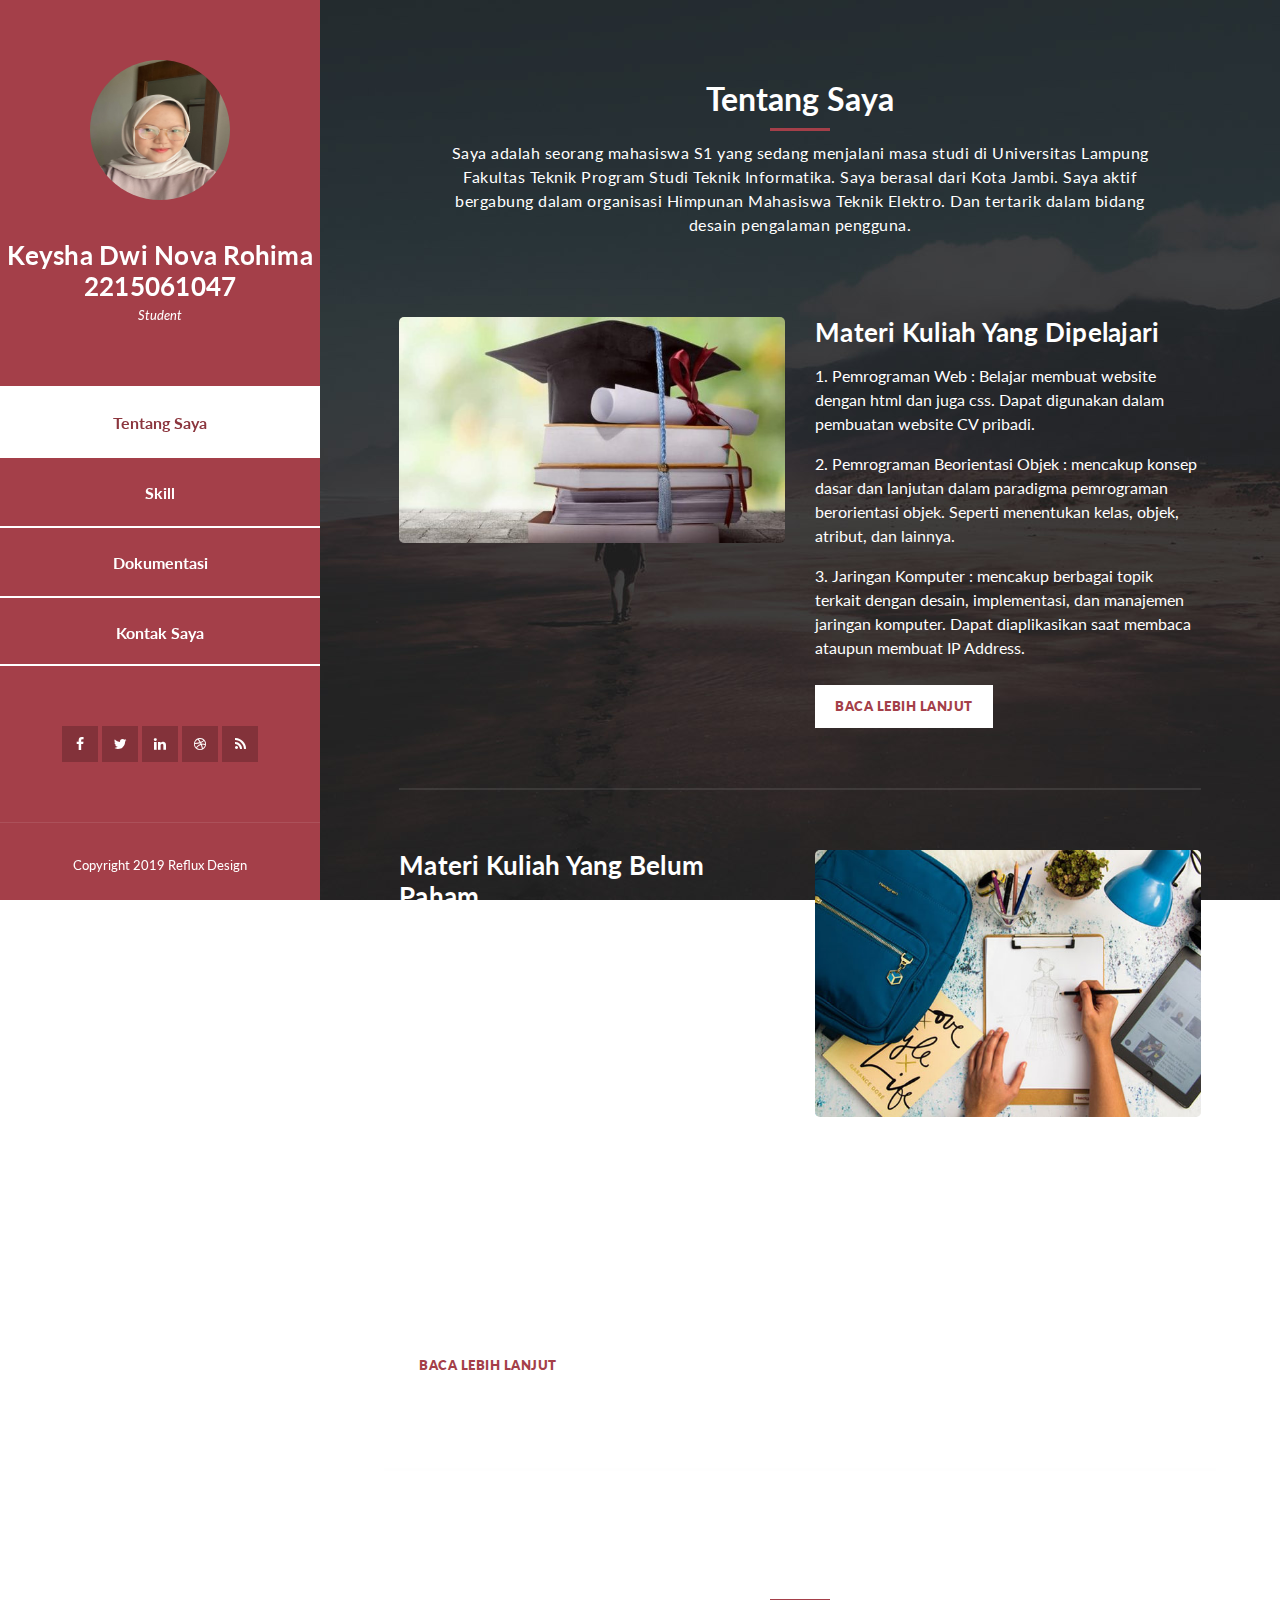
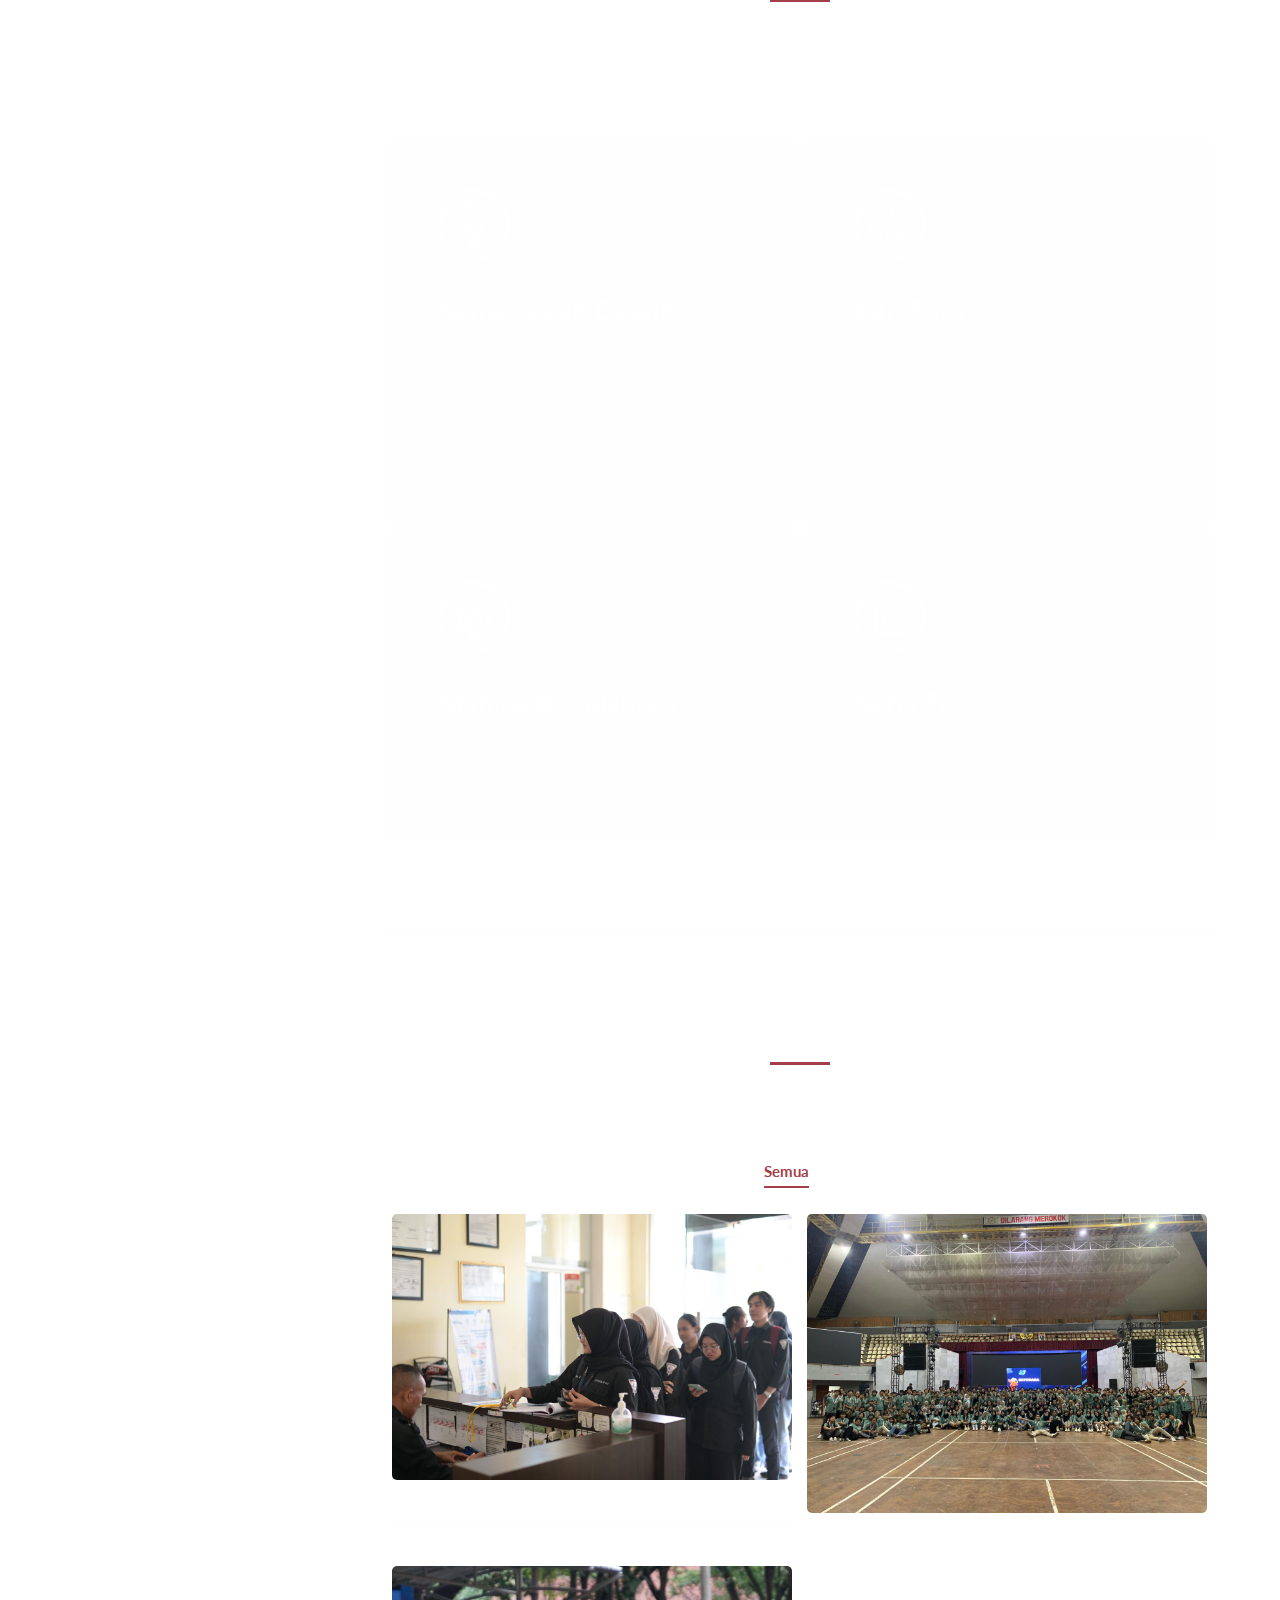
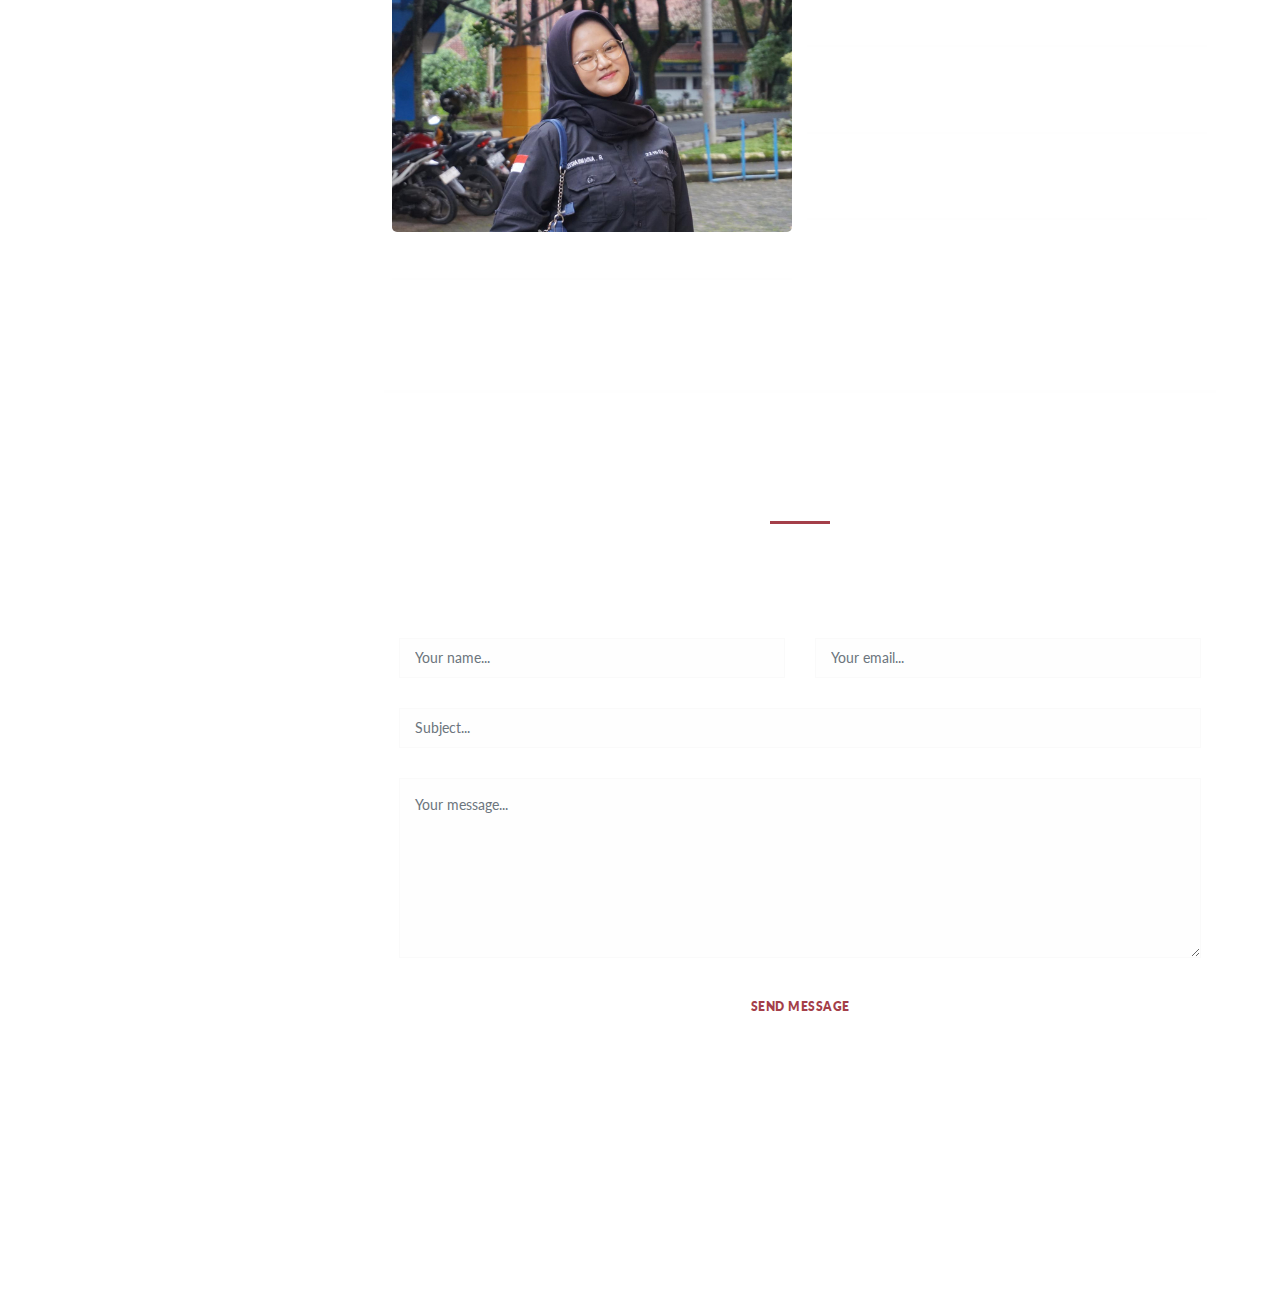
<file: WEBSITE KEYSHA P.WEB/templatemo_531_reflux/index.html>
<!DOCTYPE html>
<html lang="en">
  <head>
    <meta charset="utf-8" />
    <meta
      name="viewport"
      content="width=device-width, initial-scale=1, shrink-to-fit=no"
    />
    <meta name="description" content="" />
    <meta name="author" content="" />
    <link
      href="https://fonts.googleapis.com/css?family=Lato:100,300,400,700,900"
      rel="stylesheet"
    />

    <title>Website Keysha </title>
<!--
Reflux Template
https://templatemo.com/tm-531-reflux
-->
    <!-- Bootstrap core CSS -->
    <link href="vendor/bootstrap/css/bootstrap.min.css" rel="stylesheet" />

    <!-- Additional CSS Files -->
    <link rel="stylesheet" href="assets/css/fontawesome.css" />
    <link rel="stylesheet" href="assets/css/templatemo-style.css" />
    <link rel="stylesheet" href="assets/css/owl.css" />
    <link rel="stylesheet" href="assets/css/lightbox.css" />
  </head>

  <body>
    <div id="page-wraper">
      <!-- Sidebar Menu -->
      <div class="responsive-nav">
        <i class="fa fa-bars" id="menu-toggle"></i>
        <div id="menu" class="menu">
          <i class="fa fa-times" id="menu-close"></i>
          <div class="container">
            <div class="image">
              <a href="#"><img src="assets/images/keyshaa.jpg" alt="" /></a>
            </div>
            <div class="author-content">
              <h4>Keysha Dwi Nova Rohima </h4>
              <h4>2215061047 </h4>
              <span>Student </span>
            </div>
            <nav class="main-nav" role="navigation">
              <ul class="main-menu">
                <li><a href="#section1">Tentang Saya</a></li>
                <li><a href="#section2">Skill</a></li>
                <li><a href="#section3">Dokumentasi</a></li>
                <li><a href="#section4">Kontak Saya</a></li>
              </ul>
            </nav>
            <div class="social-network">
              <ul class="soial-icons">
                <li>
                  <a href="https://fb.com/templatemo"
                    ><i class="fa fa-facebook"></i
                  ></a>
                </li>
                <li>
                  <a href="#"><i class="fa fa-twitter"></i></a>
                </li>
                <li>
                  <a href="#"><i class="fa fa-linkedin"></i></a>
                </li>
                <li>
                  <a href="#"><i class="fa fa-dribbble"></i></a>
                </li>
                <li>
                  <a href="#"><i class="fa fa-rss"></i></a>
                </li>
              </ul>
            </div>
            <div class="copyright-text">
              <p>Copyright 2019 Reflux Design</p>
            </div>
          </div>
        </div>
      </div>

      <section class="section about-me" data-section="section1">
        <div class="container">
          <div class="section-heading">
            <h2>Tentang Saya</h2>
            <div class="line-dec"></div>
            <span
              >Saya adalah seorang mahasiswa S1 yang sedang menjalani masa studi di Universitas Lampung 
              Fakultas Teknik Program Studi Teknik Informatika. Saya berasal dari Kota Jambi. Saya aktif bergabung dalam organisasi Himpunan Mahasiswa Teknik Elektro. Dan tertarik dalam bidang desain pengalaman pengguna. </span
            >
          </div>
          <div class="left-image-post">
            <div class="row">
              <div class="col-md-6">
                <div class="left-image">
                  <img src="assets/images/kuliahh.jpg" alt="" />
                </div>
              </div>
              <div class="col-md-6">
                <div class="right-text">
                  <h4>Materi Kuliah Yang Dipelajari</h4>
                  <p>
                    1. Pemrograman Web : Belajar membuat website dengan html dan juga css. Dapat digunakan dalam pembuatan website CV pribadi.
                  <p> 2. Pemrograman Beorientasi Objek :  mencakup konsep dasar dan lanjutan dalam paradigma pemrograman berorientasi objek. Seperti menentukan kelas, objek, atribut, dan lainnya.
                     </p>3. Jaringan Komputer : mencakup berbagai topik terkait dengan desain, implementasi, dan manajemen jaringan komputer. Dapat diaplikasikan saat membaca ataupun membuat IP Address.
                  </p>
                  <div class="white-button">
                    <a href="#">Baca Lebih Lanjut</a>
                  </div>
                </div>
              </div>
            </div>
          </div>
          <div class="right-image-post">
            <div class="row">
              <div class="col-md-6">
                <div class="left-text">
                  <h4>Materi Kuliah Yang Belum Paham</h4>
                  <p> 1. Embedded System : mengenai perbedaan setiap mikrokontroler dan jenis- jenisnya beserta fungsi yang terdapat dalam alat tersebut. Materi ini dapat dipahami dengan lebih banyak membaca dan memahami setiap tipe mikrokontroler.
            </p>
            <p> 2. Teori Bahasa dan Automata : Kurang paham mengenai Final State Automata, Regular Expression dan Push down Automata. Dapat dipahami dengan lebih banyak memperbanyak latihan soal perhitungan transisi dan memperlihatkan aturan produksi dalam perhitungan.</p>
            <p> 3. Kecerdasan Buatan : Kurang paham mengenai arsitektur topologi jaringan dan jenis jenis JST. Dapat dipahami jika melihat penjelasan langsung dan mengerjakan contoh soal.</p>
                  <div class="white-button">
                    <a href="#">Baca Lebih Lanjut</a>
                  </div>
                </div>
              </div>
              <div class="col-md-6">
                <div class="right-image">
                  <img src="assets/images/right-image.jpg" alt="" />
                </div>
              </div>
            </div>
          </div>
        </div>
      </section>

      <section class="section my-services" data-section="section2">
        <div class="container">
          <div class="section-heading">
            <h2>Skill</h2>
            <div class="line-dec"></div>
            <span
              >Terdapat beberapa skill yang saya kuasai dan dapat digunakan dalam penyelesaian tugas ataupun pekerjaan yaitu : </span
            >
          </div>
          <div class="row">
            <div class="col-md-6">
              <div class="service-item">
                <div class="first-service-icon service-icon"></div>
                <h4>Kemampuan Desain</h4>
                <p>
                  Skill kemampuan desain mengacu pada kemampuan untuk merancang dan mengembangkan solusi visual untuk berbagai kebutuhan, baik itu dalam bentuk grafis, produk, atau pengalaman pengguna. 
                </p>
              </div>
            </div>
            <div class="col-md-6">
              <div class="service-item">
                <div class="second-service-icon service-icon"></div>
                <h4>Edit Foto </h4>
                <p>
                  Kemampuan yang digunakan untuk mengedit dan memodifikasi baik itu konten teks, gambar maupun multimedia. Kemampuan ini dapat digunakan pada sosial media dan lainnya.
                  
                  
                </p>
              </div>
            </div>
            <div class="col-md-6">
              <div class="service-item">
                <div class="third-service-icon service-icon"></div>
                <h4>Mampu Beradaptasi</h4>
                <p>
                  Mampu beradaptasi pada berbagai situasi dalam lingkungan sekitar.
                </p>
              </div>
            </div>
            <div class="col-md-6">
              <div class="service-item">
                <div class="fourth-service-icon service-icon"></div>
                <h4>Kerja Tim </h4>
                <p>
                  Mampu bekerja sama dan berkomunikasi serta menerima masukan dari orang lain.
                </p>
              </div>
            </div>
          </div>
        </div>
      </section>

      <section class="section my-work" data-section="section3">
        <div class="container">
          <div class="section-heading">
            <h2>Dokumentasi</h2>
            <div class="line-dec"></div>
            <span
              >Berikut beberapa dokumentasi dari berbagai kepanitiaan dan kegiatan yang diikuti :</span
            >
          </div>
          <div class="row">
            <div class="isotope-wrapper">
              <form class="isotope-toolbar">
                <label
                  ><input
                    type="radio"
                    data-type="*"
                    checked=""
                    name="isotope-filter"
                  />
                  <span>Semua </span></label
                >
                >
              </form>
              <div class="isotope-box">
                <div class="isotope-item" data-type="nature">
                  <figure class="snip1321">
                    <img
                      src="assets/images/foto1.jpg"
                      alt="sq-sample26"
                    />
                    <figcaption>
                      <a
                        href="assets/images/foto2.jpg"
                        data-lightbox="image-1"
                        data-title="Caption"
                        ><i class="fa fa-search"></i
                      ></a>
                      <h4>First Title</h4>
                      <span>free to use our template</span>
                    </figcaption>
                  </figure>
                </div>

                <div class="isotope-item" data-type="people">
                  <figure class="snip1321">
                    <img
                      src="assets/images/foto2.jpg"
                      alt="sq-sample26"
                    />
                    <figcaption>
                      <a
                        href="assets/images/portfolio-02.jpg"
                        data-lightbox="image-1"
                        data-title="Caption"
                        ><i class="fa fa-search"></i
                      ></a>
                      <h4>Second Title</h4>
                      <span>please tell your friends</span>
                    </figcaption>
                  </figure>
                </div>
                <center>
                <div class="isotope-item" data-type="animals">
                  <figure class="snip1321">
                    <img
                      src="assets/images/keysha.jpg"
                      alt="sq-sample26"
                    />
                    <figcaption>
                      <a
                        href="assets/images/portfolio-03.jpg"
                        data-lightbox="image-1"
                        data-title="Caption"
                        ><i class="fa fa-search"></i
                      ></a>
                      <h4>Item Third</h4>
                      <span>customize anything</span>
                    </figcaption>
                  </figure>
                </div>
              </center>
                <div class="isotope-item" data-type="people">
                  <figure class="snip1321">
                   
                    <figcaption>
                      <a
                        href="assets/images/portfolio-04.jpg"
                        data-lightbox="image-1"
                        data-title="Caption"
                        ><i class="fa fa-search"></i
                      ></a>
                      <h4>Item Fourth</h4>
                      <span>Re-distribution not allowed</span>
                    </figcaption>
                  </figure>
                </div>

                <div class="isotope-item" data-type="nature">
                  <figure class="snip1321">
                    
                    <figcaption>
                      <a
                        href="assets/images/portfolio-05.jpg"
                        data-lightbox="image-1"
                        data-title="Caption"
                        ><i class="fa fa-search"></i
                      ></a>
                      <h4>Fifth Awesome</h4>
                      <span>Ut sollicitudin risus</span>
                    </figcaption>
                  </figure>
                </div>

                <div class="isotope-item" data-type="animals">
                  <figure class="snip1321">
                   
                    <figcaption>
                      <a
                        href="assets/images/portfolio-06.jpg"
                        data-lightbox="image-1"
                        data-title="Caption"
                        ><i class="fa fa-search"></i
                      ></a>
                      <h4>Awesome Sixth</h4>
                      <span>Donec eget massa ante</span>
                    </figcaption>
                  </figure>
                </div>
              </div>
            </div>
          </div>
        </div>
      </section>

      <section class="section contact-me" data-section="section4">
        <div class="container">
          <div class="section-heading">
            <h2>Kontak Saya</h2>
            <div class="line-dec"></div>
            <span
              >Mengenai Kritik dan Saran dapat menulis pada form dibawah ini</span
            >
          </div>
          <div class="row">
            <div class="right-content">
              <div class="container">
                <form id="contact" action="" method="post">
                  <div class="row">
                    <div class="col-md-6">
                      <fieldset>
                        <input
                          name="name"
                          type="text"
                          class="form-control"
                          id="name"
                          placeholder="Your name..."
                          required=""
                        />
                      </fieldset>
                    </div>
                    <div class="col-md-6">
                      <fieldset>
                        <input
                          name="email"
                          type="text"
                          class="form-control"
                          id="email"
                          placeholder="Your email..."
                          required=""
                        />
                      </fieldset>
                    </div>
                    <div class="col-md-12">
                      <fieldset>
                        <input
                          name="subject"
                          type="text"
                          class="form-control"
                          id="subject"
                          placeholder="Subject..."
                          required=""
                        />
                      </fieldset>
                    </div>
                    <div class="col-md-12">
                      <fieldset>
                        <textarea
                          name="message"
                          rows="6"
                          class="form-control"
                          id="message"
                          placeholder="Your message..."
                          required=""
                        ></textarea>
                      </fieldset>
                    </div>
                    <div class="col-md-12">
                      <fieldset>
                        <button type="submit" id="form-submit" class="button">
                          Send Message
                        </button>
                      </fieldset>
                    </div>
                  </div>
                </form>
              </div>
            </div>
          </div>
        </div>
      </section>
    </div>

    <!-- Scripts -->
    <!-- Bootstrap core JavaScript -->
    <script src="vendor/jquery/jquery.min.js"></script>
    <script src="vendor/bootstrap/js/bootstrap.bundle.min.js"></script>

    <script src="assets/js/isotope.min.js"></script>
    <script src="assets/js/owl-carousel.js"></script>
    <script src="assets/js/lightbox.js"></script>
    <script src="assets/js/custom.js"></script>
    <script>
      //according to loftblog tut
      $(".main-menu li:first").addClass("active");

      var showSection = function showSection(section, isAnimate) {
        var direction = section.replace(/#/, ""),
          reqSection = $(".section").filter(
            '[data-section="' + direction + '"]'
          ),
          reqSectionPos = reqSection.offset().top - 0;

        if (isAnimate) {
          $("body, html").animate(
            {
              scrollTop: reqSectionPos
            },
            800
          );
        } else {
          $("body, html").scrollTop(reqSectionPos);
        }
      };

      var checkSection = function checkSection() {
        $(".section").each(function() {
          var $this = $(this),
            topEdge = $this.offset().top - 80,
            bottomEdge = topEdge + $this.height(),
            wScroll = $(window).scrollTop();
          if (topEdge < wScroll && bottomEdge > wScroll) {
            var currentId = $this.data("section"),
              reqLink = $("a").filter("[href*=\\#" + currentId + "]");
            reqLink
              .closest("li")
              .addClass("active")
              .siblings()
              .removeClass("active");
          }
        });
      };

      $(".main-menu").on("click", "a", function(e) {
        e.preventDefault();
        showSection($(this).attr("href"), true);
      });

      $(window).scroll(function() {
        checkSection();
      });
    </script>
  </body>
</html>
</file>
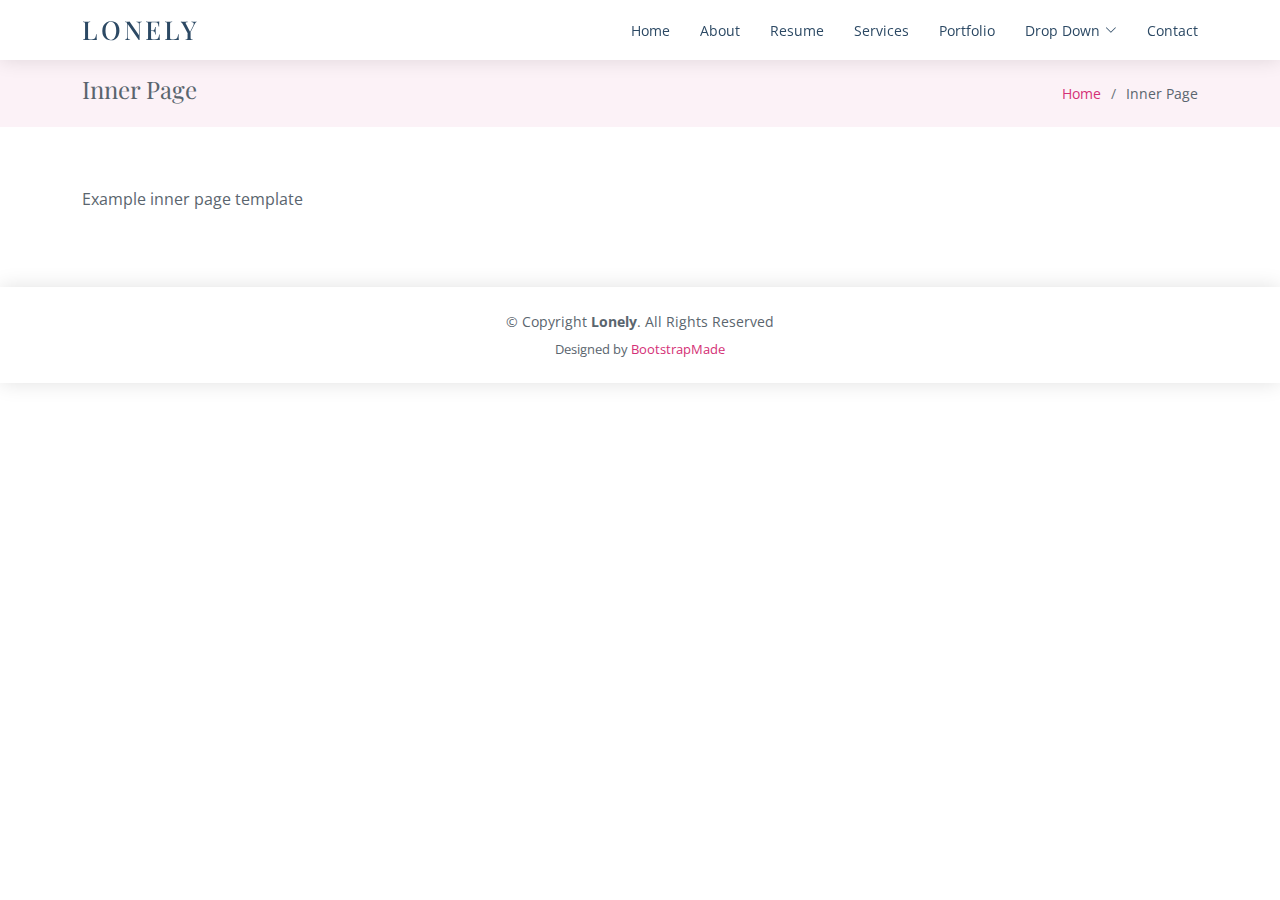
<file: PORTOFOLIO AIRTA/inner-page.html>
<!DOCTYPE html>
<html lang="en">

<head>
  <meta charset="utf-8">
  <meta content="width=device-width, initial-scale=1.0" name="viewport">

  <title>Inner Page - Lonely Bootstrap Template</title>
  <meta content="" name="description">
  <meta content="" name="keywords">

  <!-- Favicons -->
  <link href="assets/img/favicon.png" rel="icon">
  <link href="assets/img/apple-touch-icon.png" rel="apple-touch-icon">

  <!-- Google Fonts -->
  <link href="https://fonts.googleapis.com/css?family=Open+Sans:300,300i,400,400i,600,600i,700,700i|Poppins:300,300i,400,400i,500,500i,600,600i,700,700i|Playfair+Display:400,400i,500,500i,600,600i,700,700i&subset=cyrillic" rel="stylesheet">

  <!-- Vendor CSS Files -->
  <link href="assets/vendor/bootstrap/css/bootstrap.min.css" rel="stylesheet">
  <link href="assets/vendor/bootstrap-icons/bootstrap-icons.css" rel="stylesheet">
  <link href="assets/vendor/boxicons/css/boxicons.min.css" rel="stylesheet">
  <link href="assets/vendor/glightbox/css/glightbox.min.css" rel="stylesheet">
  <link href="assets/vendor/swiper/swiper-bundle.min.css" rel="stylesheet">

  <!-- Template Main CSS File -->
  <link href="assets/css/style.css" rel="stylesheet">

  <!-- =======================================================
  * Template Name: Lonely
  * Template URL: https://bootstrapmade.com/free-html-bootstrap-template-lonely/
  * Updated: Mar 17 2024 with Bootstrap v5.3.3
  * Author: BootstrapMade.com
  * License: https://bootstrapmade.com/license/
  ======================================================== -->
</head>

<body>

  <!-- ======= Header ======= -->
  <header id="header" class="d-flex align-items-center">
    <div class="container d-flex align-items-center justify-content-between">

      <div class="logo">
        <h1><a href="index.html">Lonely</a></h1>
        <!-- Uncomment below if you prefer to use an image logo -->
        <!-- <a href="index.html"><img src="assets/img/logo.png" alt="" class="img-fluid"></a>-->
      </div>

      <nav id="navbar" class="navbar">
        <ul>
          <li><a class="nav-link scrollto " href="#hero">Home</a></li>
          <li><a class="nav-link scrollto" href="#about">About</a></li>
          <li><a class="nav-link scrollto" href="#resume">Resume</a></li>
          <li><a class="nav-link scrollto" href="#services">Services</a></li>
          <li><a class="nav-link scrollto" href="#portfolio">Portfolio</a></li>
          <li class="dropdown"><a href="#"><span>Drop Down</span> <i class="bi bi-chevron-down"></i></a>
            <ul>
              <li><a href="#">Drop Down 1</a></li>
              <li class="dropdown"><a href="#"><span>Deep Drop Down</span> <i class="bi bi-chevron-right"></i></a>
                <ul>
                  <li><a href="#">Deep Drop Down 1</a></li>
                  <li><a href="#">Deep Drop Down 2</a></li>
                  <li><a href="#">Deep Drop Down 3</a></li>
                  <li><a href="#">Deep Drop Down 4</a></li>
                  <li><a href="#">Deep Drop Down 5</a></li>
                </ul>
              </li>
              <li><a href="#">Drop Down 2</a></li>
              <li><a href="#">Drop Down 3</a></li>
              <li><a href="#">Drop Down 4</a></li>
            </ul>
          </li>
          <li><a class="nav-link scrollto" href="#contact">Contact</a></li>
        </ul>
        <i class="bi bi-list mobile-nav-toggle"></i>
      </nav><!-- .navbar -->

    </div>
  </header><!-- End Header -->

  <main id="main">

    <!-- ======= Breadcrumbs Section ======= -->
    <section class="breadcrumbs">
      <div class="container">

        <div class="d-flex justify-content-between align-items-center">
          <h2>Inner Page</h2>
          <ol>
            <li><a href="index.html">Home</a></li>
            <li>Inner Page</li>
          </ol>
        </div>

      </div>
    </section><!-- End Breadcrumbs Section -->

    <section class="inner-page">
      <div class="container">
        <p>
          Example inner page template
        </p>
      </div>
    </section>

  </main><!-- End #main -->

  <!-- ======= Footer ======= -->
  <footer id="footer">
    <div class="container">
      <div class="copyright">
        &copy; Copyright <strong><span>Lonely</span></strong>. All Rights Reserved
      </div>
      <div class="credits">
        <!-- All the links in the footer should remain intact. -->
        <!-- You can delete the links only if you purchased the pro version. -->
        <!-- Licensing information: https://bootstrapmade.com/license/ -->
        <!-- Purchase the pro version with working PHP/AJAX contact form: https://bootstrapmade.com/free-html-bootstrap-template-lonely/ -->
        Designed by <a href="https://bootstrapmade.com/">BootstrapMade</a>
      </div>
    </div>
  </footer><!-- End  Footer -->

  <a href="#" class="back-to-top d-flex align-items-center justify-content-center"><i class="bi bi-arrow-up-short"></i></a>

  <!-- Vendor JS Files -->
  <script src="assets/vendor/purecounter/purecounter_vanilla.js"></script>
  <script src="assets/vendor/bootstrap/js/bootstrap.bundle.min.js"></script>
  <script src="assets/vendor/glightbox/js/glightbox.min.js"></script>
  <script src="assets/vendor/isotope-layout/isotope.pkgd.min.js"></script>
  <script src="assets/vendor/swiper/swiper-bundle.min.js"></script>
  <script src="assets/vendor/waypoints/noframework.waypoints.js"></script>
  <script src="assets/vendor/php-email-form/validate.js"></script>

  <!-- Template Main JS File -->
  <script src="assets/js/main.js"></script>

</body>

</html>
</file>
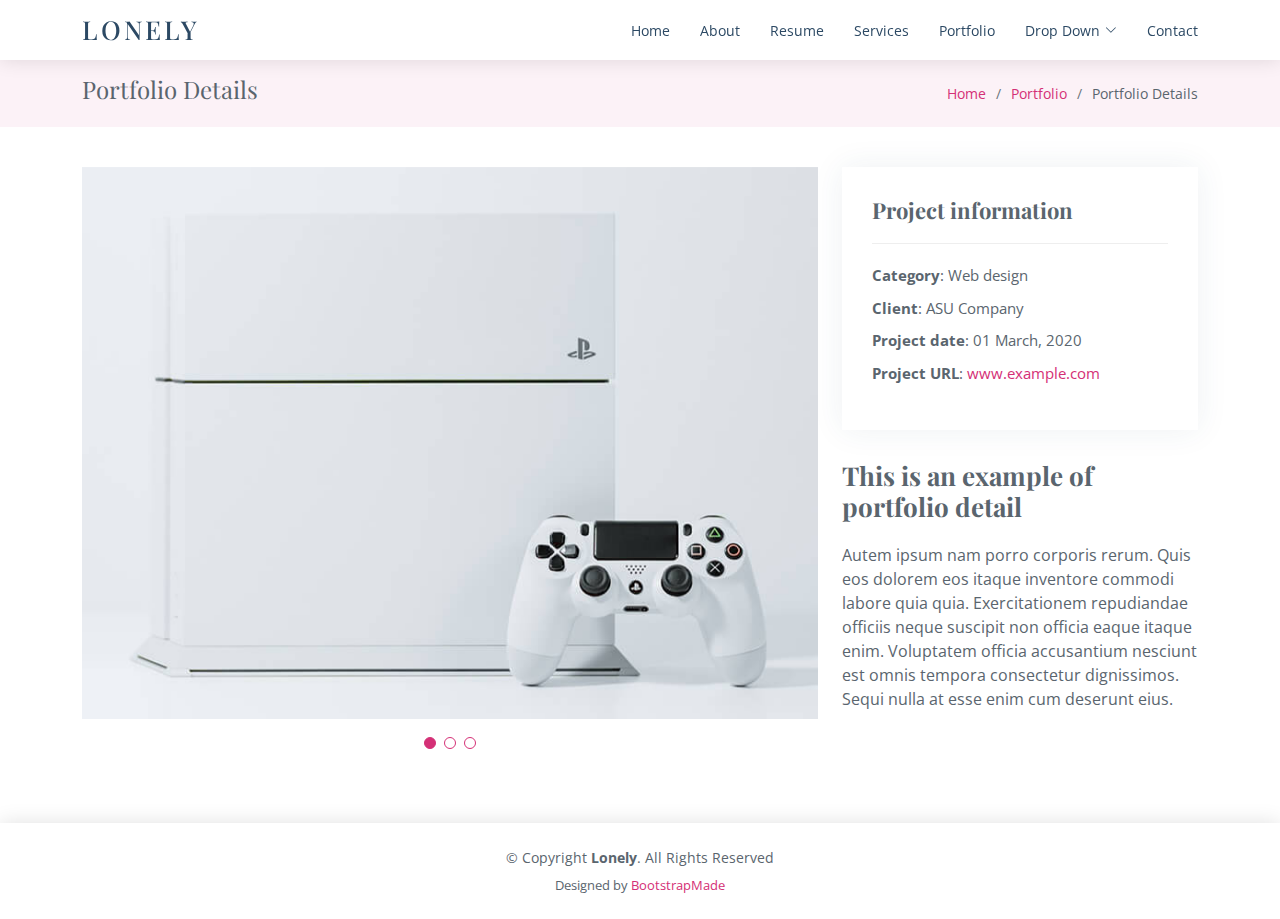
<file: PORTOFOLIO AIRTA/portfolio-details.html>
<!DOCTYPE html>
<html lang="en">

<head>
  <meta charset="utf-8">
  <meta content="width=device-width, initial-scale=1.0" name="viewport">

  <title>Portfolio Details - Lonely Bootstrap Template</title>
  <meta content="" name="description">
  <meta content="" name="keywords">

  <!-- Favicons -->
  <link href="assets/img/favicon.png" rel="icon">
  <link href="assets/img/apple-touch-icon.png" rel="apple-touch-icon">

  <!-- Google Fonts -->
  <link href="https://fonts.googleapis.com/css?family=Open+Sans:300,300i,400,400i,600,600i,700,700i|Poppins:300,300i,400,400i,500,500i,600,600i,700,700i|Playfair+Display:400,400i,500,500i,600,600i,700,700i&subset=cyrillic" rel="stylesheet">

  <!-- Vendor CSS Files -->
  <link href="assets/vendor/bootstrap/css/bootstrap.min.css" rel="stylesheet">
  <link href="assets/vendor/bootstrap-icons/bootstrap-icons.css" rel="stylesheet">
  <link href="assets/vendor/boxicons/css/boxicons.min.css" rel="stylesheet">
  <link href="assets/vendor/glightbox/css/glightbox.min.css" rel="stylesheet">
  <link href="assets/vendor/swiper/swiper-bundle.min.css" rel="stylesheet">

  <!-- Template Main CSS File -->
  <link href="assets/css/style.css" rel="stylesheet">

  <!-- =======================================================
  * Template Name: Lonely
  * Template URL: https://bootstrapmade.com/free-html-bootstrap-template-lonely/
  * Updated: Mar 17 2024 with Bootstrap v5.3.3
  * Author: BootstrapMade.com
  * License: https://bootstrapmade.com/license/
  ======================================================== -->
</head>

<body>

  <!-- ======= Header ======= -->
  <header id="header" class="d-flex align-items-center">
    <div class="container d-flex align-items-center justify-content-between">

      <div class="logo">
        <h1><a href="index.html">Lonely</a></h1>
        <!-- Uncomment below if you prefer to use an image logo -->
        <!-- <a href="index.html"><img src="assets/img/logo.png" alt="" class="img-fluid"></a>-->
      </div>

      <nav id="navbar" class="navbar">
        <ul>
          <li><a class="nav-link scrollto " href="#hero">Home</a></li>
          <li><a class="nav-link scrollto" href="#about">About</a></li>
          <li><a class="nav-link scrollto" href="#resume">Resume</a></li>
          <li><a class="nav-link scrollto" href="#services">Services</a></li>
          <li><a class="nav-link scrollto" href="#portfolio">Portfolio</a></li>
          <li class="dropdown"><a href="#"><span>Drop Down</span> <i class="bi bi-chevron-down"></i></a>
            <ul>
              <li><a href="#">Drop Down 1</a></li>
              <li class="dropdown"><a href="#"><span>Deep Drop Down</span> <i class="bi bi-chevron-right"></i></a>
                <ul>
                  <li><a href="#">Deep Drop Down 1</a></li>
                  <li><a href="#">Deep Drop Down 2</a></li>
                  <li><a href="#">Deep Drop Down 3</a></li>
                  <li><a href="#">Deep Drop Down 4</a></li>
                  <li><a href="#">Deep Drop Down 5</a></li>
                </ul>
              </li>
              <li><a href="#">Drop Down 2</a></li>
              <li><a href="#">Drop Down 3</a></li>
              <li><a href="#">Drop Down 4</a></li>
            </ul>
          </li>
          <li><a class="nav-link scrollto" href="#contact">Contact</a></li>
        </ul>
        <i class="bi bi-list mobile-nav-toggle"></i>
      </nav><!-- .navbar -->

    </div>
  </header><!-- End Header -->

  <main id="main">

    <!-- ======= Breadcrumbs Section ======= -->
    <section class="breadcrumbs">
      <div class="container">

        <div class="d-flex justify-content-between align-items-center">
          <h2>Portfolio Details</h2>
          <ol>
            <li><a href="index.html">Home</a></li>
            <li><a href="portfolio.html">Portfolio</a></li>
            <li>Portfolio Details</li>
          </ol>
        </div>

      </div>
    </section><!-- Breadcrumbs Section -->

    <!-- ======= Portfolio Details Section ======= -->
    <section id="portfolio-details" class="portfolio-details">
      <div class="container">

        <div class="row gy-4">

          <div class="col-lg-8">
            <div class="portfolio-details-slider swiper">
              <div class="swiper-wrapper align-items-center">

                <div class="swiper-slide">
                  <img src="assets/img/portfolio/portfolio-1.jpg" alt="">
                </div>

                <div class="swiper-slide">
                  <img src="assets/img/portfolio/portfolio-2.jpg" alt="">
                </div>

                <div class="swiper-slide">
                  <img src="assets/img/portfolio/portfolio-3.jpg" alt="">
                </div>

              </div>
              <div class="swiper-pagination"></div>
            </div>
          </div>

          <div class="col-lg-4">
            <div class="portfolio-info">
              <h3>Project information</h3>
              <ul>
                <li><strong>Category</strong>: Web design</li>
                <li><strong>Client</strong>: ASU Company</li>
                <li><strong>Project date</strong>: 01 March, 2020</li>
                <li><strong>Project URL</strong>: <a href="#">www.example.com</a></li>
              </ul>
            </div>
            <div class="portfolio-description">
              <h2>This is an example of portfolio detail</h2>
              <p>
                Autem ipsum nam porro corporis rerum. Quis eos dolorem eos itaque inventore commodi labore quia quia. Exercitationem repudiandae officiis neque suscipit non officia eaque itaque enim. Voluptatem officia accusantium nesciunt est omnis tempora consectetur dignissimos. Sequi nulla at esse enim cum deserunt eius.
              </p>
            </div>
          </div>

        </div>

      </div>
    </section><!-- End Portfolio Details Section -->

  </main><!-- End #main -->

  <!-- ======= Footer ======= -->
  <footer id="footer">
    <div class="container">
      <div class="copyright">
        &copy; Copyright <strong><span>Lonely</span></strong>. All Rights Reserved
      </div>
      <div class="credits">
        <!-- All the links in the footer should remain intact. -->
        <!-- You can delete the links only if you purchased the pro version. -->
        <!-- Licensing information: https://bootstrapmade.com/license/ -->
        <!-- Purchase the pro version with working PHP/AJAX contact form: https://bootstrapmade.com/free-html-bootstrap-template-lonely/ -->
        Designed by <a href="https://bootstrapmade.com/">BootstrapMade</a>
      </div>
    </div>
  </footer><!-- End  Footer -->

  <a href="#" class="back-to-top d-flex align-items-center justify-content-center"><i class="bi bi-arrow-up-short"></i></a>

  <!-- Vendor JS Files -->
  <script src="assets/vendor/purecounter/purecounter_vanilla.js"></script>
  <script src="assets/vendor/bootstrap/js/bootstrap.bundle.min.js"></script>
  <script src="assets/vendor/glightbox/js/glightbox.min.js"></script>
  <script src="assets/vendor/isotope-layout/isotope.pkgd.min.js"></script>
  <script src="assets/vendor/swiper/swiper-bundle.min.js"></script>
  <script src="assets/vendor/waypoints/noframework.waypoints.js"></script>
  <script src="assets/vendor/php-email-form/validate.js"></script>

  <!-- Template Main JS File -->
  <script src="assets/js/main.js"></script>

</body>

</html>
</file>
<file: acecv/HTML/vendor/simple-line-icons/css/simple-line-icons.css>
@font-face {
  font-family: 'simple-line-icons';
  src: url('../fonts/Simple-Line-Icons.eot?v=2.3.2');
  src: url('../fonts/Simple-Line-Icons.eot?v=2.3.2#iefix') format('embedded-opentype'), url('../fonts/Simple-Line-Icons.woff2?v=2.3.2') format('woff2'), url('../fonts/Simple-Line-Icons.ttf?v=2.3.2') format('truetype'), url('../fonts/Simple-Line-Icons.woff?v=2.3.2') format('woff'), url('../fonts/Simple-Line-Icons.svg?v=2.3.2#simple-line-icons') format('svg');
  font-weight: normal;
  font-style: normal;
}
/*
 Use the following CSS code if you want to have a class per icon.
 Instead of a list of all class selectors, you can use the generic [class*="icon-"] selector, but it's slower:
*/
.icon-user,
.icon-people,
.icon-user-female,
.icon-user-follow,
.icon-user-following,
.icon-user-unfollow,
.icon-login,
.icon-logout,
.icon-emotsmile,
.icon-phone,
.icon-call-end,
.icon-call-in,
.icon-call-out,
.icon-map,
.icon-location-pin,
.icon-direction,
.icon-directions,
.icon-compass,
.icon-layers,
.icon-menu,
.icon-list,
.icon-options-vertical,
.icon-options,
.icon-arrow-down,
.icon-arrow-left,
.icon-arrow-right,
.icon-arrow-up,
.icon-arrow-up-circle,
.icon-arrow-left-circle,
.icon-arrow-right-circle,
.icon-arrow-down-circle,
.icon-check,
.icon-clock,
.icon-plus,
.icon-minus,
.icon-close,
.icon-exclamation,
.icon-organization,
.icon-trophy,
.icon-screen-smartphone,
.icon-screen-desktop,
.icon-plane,
.icon-notebook,
.icon-mustache,
.icon-mouse,
.icon-magnet,
.icon-energy,
.icon-disc,
.icon-cursor,
.icon-cursor-move,
.icon-crop,
.icon-chemistry,
.icon-speedometer,
.icon-shield,
.icon-screen-tablet,
.icon-magic-wand,
.icon-hourglass,
.icon-graduation,
.icon-ghost,
.icon-game-controller,
.icon-fire,
.icon-eyeglass,
.icon-envelope-open,
.icon-envelope-letter,
.icon-bell,
.icon-badge,
.icon-anchor,
.icon-wallet,
.icon-vector,
.icon-speech,
.icon-puzzle,
.icon-printer,
.icon-present,
.icon-playlist,
.icon-pin,
.icon-picture,
.icon-handbag,
.icon-globe-alt,
.icon-globe,
.icon-folder-alt,
.icon-folder,
.icon-film,
.icon-feed,
.icon-drop,
.icon-drawer,
.icon-docs,
.icon-doc,
.icon-diamond,
.icon-cup,
.icon-calculator,
.icon-bubbles,
.icon-briefcase,
.icon-book-open,
.icon-basket-loaded,
.icon-basket,
.icon-bag,
.icon-action-undo,
.icon-action-redo,
.icon-wrench,
.icon-umbrella,
.icon-trash,
.icon-tag,
.icon-support,
.icon-frame,
.icon-size-fullscreen,
.icon-size-actual,
.icon-shuffle,
.icon-share-alt,
.icon-share,
.icon-rocket,
.icon-question,
.icon-pie-chart,
.icon-pencil,
.icon-note,
.icon-loop,
.icon-home,
.icon-grid,
.icon-graph,
.icon-microphone,
.icon-music-tone-alt,
.icon-music-tone,
.icon-earphones-alt,
.icon-earphones,
.icon-equalizer,
.icon-like,
.icon-dislike,
.icon-control-start,
.icon-control-rewind,
.icon-control-play,
.icon-control-pause,
.icon-control-forward,
.icon-control-end,
.icon-volume-1,
.icon-volume-2,
.icon-volume-off,
.icon-calendar,
.icon-bulb,
.icon-chart,
.icon-ban,
.icon-bubble,
.icon-camrecorder,
.icon-camera,
.icon-cloud-download,
.icon-cloud-upload,
.icon-envelope,
.icon-eye,
.icon-flag,
.icon-heart,
.icon-info,
.icon-key,
.icon-link,
.icon-lock,
.icon-lock-open,
.icon-magnifier,
.icon-magnifier-add,
.icon-magnifier-remove,
.icon-paper-clip,
.icon-paper-plane,
.icon-power,
.icon-refresh,
.icon-reload,
.icon-settings,
.icon-star,
.icon-symbol-female,
.icon-symbol-male,
.icon-target,
.icon-credit-card,
.icon-paypal,
.icon-social-tumblr,
.icon-social-twitter,
.icon-social-facebook,
.icon-social-instagram,
.icon-social-linkedin,
.icon-social-pinterest,
.icon-social-github,
.icon-social-google,
.icon-social-reddit,
.icon-social-skype,
.icon-social-dribbble,
.icon-social-behance,
.icon-social-foursqare,
.icon-social-soundcloud,
.icon-social-spotify,
.icon-social-stumbleupon,
.icon-social-youtube,
.icon-social-dropbox {
  font-family: 'simple-line-icons';
  speak: none;
  font-style: normal;
  font-weight: normal;
  font-variant: normal;
  text-transform: none;
  line-height: 1;
  /* Better Font Rendering =========== */
  -webkit-font-smoothing: antialiased;
  -moz-osx-font-smoothing: grayscale;
}
.icon-user:before {
  content: "\e005";
}
.icon-people:before {
  content: "\e001";
}
.icon-user-female:before {
  content: "\e000";
}
.icon-user-follow:before {
  content: "\e002";
}
.icon-user-following:before {
  content: "\e003";
}
.icon-user-unfollow:before {
  content: "\e004";
}
.icon-login:before {
  content: "\e066";
}
.icon-logout:before {
  content: "\e065";
}
.icon-emotsmile:before {
  content: "\e021";
}
.icon-phone:before {
  content: "\e600";
}
.icon-call-end:before {
  content: "\e048";
}
.icon-call-in:before {
  content: "\e047";
}
.icon-call-out:before {
  content: "\e046";
}
.icon-map:before {
  content: "\e033";
}
.icon-location-pin:before {
  content: "\e096";
}
.icon-direction:before {
  content: "\e042";
}
.icon-directions:before {
  content: "\e041";
}
.icon-compass:before {
  content: "\e045";
}
.icon-layers:before {
  content: "\e034";
}
.icon-menu:before {
  content: "\e601";
}
.icon-list:before {
  content: "\e067";
}
.icon-options-vertical:before {
  content: "\e602";
}
.icon-options:before {
  content: "\e603";
}
.icon-arrow-down:before {
  content: "\e604";
}
.icon-arrow-left:before {
  content: "\e605";
}
.icon-arrow-right:before {
  content: "\e606";
}
.icon-arrow-up:before {
  content: "\e607";
}
.icon-arrow-up-circle:before {
  content: "\e078";
}
.icon-arrow-left-circle:before {
  content: "\e07a";
}
.icon-arrow-right-circle:before {
  content: "\e079";
}
.icon-arrow-down-circle:before {
  content: "\e07b";
}
.icon-check:before {
  content: "\e080";
}
.icon-clock:before {
  content: "\e081";
}
.icon-plus:before {
  content: "\e095";
}
.icon-minus:before {
  content: "\e615";
}
.icon-close:before {
  content: "\e082";
}
.icon-exclamation:before {
  content: "\e617";
}
.icon-organization:before {
  content: "\e616";
}
.icon-trophy:before {
  content: "\e006";
}
.icon-screen-smartphone:before {
  content: "\e010";
}
.icon-screen-desktop:before {
  content: "\e011";
}
.icon-plane:before {
  content: "\e012";
}
.icon-notebook:before {
  content: "\e013";
}
.icon-mustache:before {
  content: "\e014";
}
.icon-mouse:before {
  content: "\e015";
}
.icon-magnet:before {
  content: "\e016";
}
.icon-energy:before {
  content: "\e020";
}
.icon-disc:before {
  content: "\e022";
}
.icon-cursor:before {
  content: "\e06e";
}
.icon-cursor-move:before {
  content: "\e023";
}
.icon-crop:before {
  content: "\e024";
}
.icon-chemistry:before {
  content: "\e026";
}
.icon-speedometer:before {
  content: "\e007";
}
.icon-shield:before {
  content: "\e00e";
}
.icon-screen-tablet:before {
  content: "\e00f";
}
.icon-magic-wand:before {
  content: "\e017";
}
.icon-hourglass:before {
  content: "\e018";
}
.icon-graduation:before {
  content: "\e019";
}
.icon-ghost:before {
  content: "\e01a";
}
.icon-game-controller:before {
  content: "\e01b";
}
.icon-fire:before {
  content: "\e01c";
}
.icon-eyeglass:before {
  content: "\e01d";
}
.icon-envelope-open:before {
  content: "\e01e";
}
.icon-envelope-letter:before {
  content: "\e01f";
}
.icon-bell:before {
  content: "\e027";
}
.icon-badge:before {
  content: "\e028";
}
.icon-anchor:before {
  content: "\e029";
}
.icon-wallet:before {
  content: "\e02a";
}
.icon-vector:before {
  content: "\e02b";
}
.icon-speech:before {
  content: "\e02c";
}
.icon-puzzle:before {
  content: "\e02d";
}
.icon-printer:before {
  content: "\e02e";
}
.icon-present:before {
  content: "\e02f";
}
.icon-playlist:before {
  content: "\e030";
}
.icon-pin:before {
  content: "\e031";
}
.icon-picture:before {
  content: "\e032";
}
.icon-handbag:before {
  content: "\e035";
}
.icon-globe-alt:before {
  content: "\e036";
}
.icon-globe:before {
  content: "\e037";
}
.icon-folder-alt:before {
  content: "\e039";
}
.icon-folder:before {
  content: "\e089";
}
.icon-film:before {
  content: "\e03a";
}
.icon-feed:before {
  content: "\e03b";
}
.icon-drop:before {
  content: "\e03e";
}
.icon-drawer:before {
  content: "\e03f";
}
.icon-docs:before {
  content: "\e040";
}
.icon-doc:before {
  content: "\e085";
}
.icon-diamond:before {
  content: "\e043";
}
.icon-cup:before {
  content: "\e044";
}
.icon-calculator:before {
  content: "\e049";
}
.icon-bubbles:before {
  content: "\e04a";
}
.icon-briefcase:before {
  content: "\e04b";
}
.icon-book-open:before {
  content: "\e04c";
}
.icon-basket-loaded:before {
  content: "\e04d";
}
.icon-basket:before {
  content: "\e04e";
}
.icon-bag:before {
  content: "\e04f";
}
.icon-action-undo:before {
  content: "\e050";
}
.icon-action-redo:before {
  content: "\e051";
}
.icon-wrench:before {
  content: "\e052";
}
.icon-umbrella:before {
  content: "\e053";
}
.icon-trash:before {
  content: "\e054";
}
.icon-tag:before {
  content: "\e055";
}
.icon-support:before {
  content: "\e056";
}
.icon-frame:before {
  content: "\e038";
}
.icon-size-fullscreen:before {
  content: "\e057";
}
.icon-size-actual:before {
  content: "\e058";
}
.icon-shuffle:before {
  content: "\e059";
}
.icon-share-alt:before {
  content: "\e05a";
}
.icon-share:before {
  content: "\e05b";
}
.icon-rocket:before {
  content: "\e05c";
}
.icon-question:before {
  content: "\e05d";
}
.icon-pie-chart:before {
  content: "\e05e";
}
.icon-pencil:before {
  content: "\e05f";
}
.icon-note:before {
  content: "\e060";
}
.icon-loop:before {
  content: "\e064";
}
.icon-home:before {
  content: "\e069";
}
.icon-grid:before {
  content: "\e06a";
}
.icon-graph:before {
  content: "\e06b";
}
.icon-microphone:before {
  content: "\e063";
}
.icon-music-tone-alt:before {
  content: "\e061";
}
.icon-music-tone:before {
  content: "\e062";
}
.icon-earphones-alt:before {
  content: "\e03c";
}
.icon-earphones:before {
  content: "\e03d";
}
.icon-equalizer:before {
  content: "\e06c";
}
.icon-like:before {
  content: "\e068";
}
.icon-dislike:before {
  content: "\e06d";
}
.icon-control-start:before {
  content: "\e06f";
}
.icon-control-rewind:before {
  content: "\e070";
}
.icon-control-play:before {
  content: "\e071";
}
.icon-control-pause:before {
  content: "\e072";
}
.icon-control-forward:before {
  content: "\e073";
}
.icon-control-end:before {
  content: "\e074";
}
.icon-volume-1:before {
  content: "\e09f";
}
.icon-volume-2:before {
  content: "\e0a0";
}
.icon-volume-off:before {
  content: "\e0a1";
}
.icon-calendar:before {
  content: "\e075";
}
.icon-bulb:before {
  content: "\e076";
}
.icon-chart:before {
  content: "\e077";
}
.icon-ban:before {
  content: "\e07c";
}
.icon-bubble:before {
  content: "\e07d";
}
.icon-camrecorder:before {
  content: "\e07e";
}
.icon-camera:before {
  content: "\e07f";
}
.icon-cloud-download:before {
  content: "\e083";
}
.icon-cloud-upload:before {
  content: "\e084";
}
.icon-envelope:before {
  content: "\e086";
}
.icon-eye:before {
  content: "\e087";
}
.icon-flag:before {
  content: "\e088";
}
.icon-heart:before {
  content: "\e08a";
}
.icon-info:before {
  content: "\e08b";
}
.icon-key:before {
  content: "\e08c";
}
.icon-link:before {
  content: "\e08d";
}
.icon-lock:before {
  content: "\e08e";
}
.icon-lock-open:before {
  content: "\e08f";
}
.icon-magnifier:before {
  content: "\e090";
}
.icon-magnifier-add:before {
  content: "\e091";
}
.icon-magnifier-remove:before {
  content: "\e092";
}
.icon-paper-clip:before {
  content: "\e093";
}
.icon-paper-plane:before {
  content: "\e094";
}
.icon-power:before {
  content: "\e097";
}
.icon-refresh:before {
  content: "\e098";
}
.icon-reload:before {
  content: "\e099";
}
.icon-settings:before {
  content: "\e09a";
}
.icon-star:before {
  content: "\e09b";
}
.icon-symbol-female:before {
  content: "\e09c";
}
.icon-symbol-male:before {
  content: "\e09d";
}
.icon-target:before {
  content: "\e09e";
}
.icon-credit-card:before {
  content: "\e025";
}
.icon-paypal:before {
  content: "\e608";
}
.icon-social-tumblr:before {
  content: "\e00a";
}
.icon-social-twitter:before {
  content: "\e009";
}
.icon-social-facebook:before {
  content: "\e00b";
}
.icon-social-instagram:before {
  content: "\e609";
}
.icon-social-linkedin:before {
  content: "\e60a";
}
.icon-social-pinterest:before {
  content: "\e60b";
}
.icon-social-github:before {
  content: "\e60c";
}
.icon-social-google:before {
  content: "\e60d";
}
.icon-social-reddit:before {
  content: "\e60e";
}
.icon-social-skype:before {
  content: "\e60f";
}
.icon-social-dribbble:before {
  content: "\e00d";
}
.icon-social-behance:before {
  content: "\e610";
}
.icon-social-foursqare:before {
  content: "\e611";
}
.icon-social-soundcloud:before {
  content: "\e612";
}
.icon-social-spotify:before {
  content: "\e613";
}
.icon-social-stumbleupon:before {
  content: "\e614";
}
.icon-social-youtube:before {
  content: "\e008";
}
.icon-social-dropbox:before {
  content: "\e00c";
}
</file>
<file: DevFolio Free Website Template - Free-CSS.com/developer-portfolio-template/css/style.css>
/*******************************/
/********* General CSS *********/
/*******************************/
body {
    color: #797979;
    background: #ffffff;
    font-family: 'Montserrat', sans-serif;
}

h1,
h2, 
h3, 
h4,
h5, 
h6 {
    color: #414141;
}

a {
    color: #313131;
    transition: .3s;
}

a:hover,
a:active,
a:focus {
    color: #EF233C;
    outline: none;
    text-decoration: none;
}

.btn:focus,
.form-control:focus {
    box-shadow: none;
}

.container-fluid {
    max-width: 1366px;
}

.btn {
    padding: 12px 25px;
    font-size: 14px;
    font-weight: 600;
    letter-spacing: 1px;
    color: #ffffff;
    background: #EF233C;
    border: 2px solid transparent;
    border-radius: 0;
    box-shadow: inset 0 0 0 50px #EF233C;
    transition: ease-out 0.3s;
    -webkit-transition: ease-out 0.3s;
    -moz-transition: ease-out 0.3s;
}

.btn:hover {
    color: #EF233C;
    background: transparent;
    box-shadow: inset 0 0 0 0 #EF233C;
    border-color: #EF233C;
}

#loader {
    position: fixed;
    top: 0;
    right: 0;
    bottom: 0;
    left: 0;
    display: flex;
    align-items: center;
    justify-content: center;
    background: #ffffff;
    opacity: 0;
    visibility: hidden;
    -webkit-transition: opacity .3s ease-out, visibility 0s linear .3s;
    -o-transition: opacity .3s ease-out, visibility 0s linear .3s;
    transition: opacity .3s ease-out, visibility 0s linear .3s;
    z-index: 999;
}

#loader.show {
    -webkit-transition: opacity .6s ease-out, visibility 0s linear 0s;
    -o-transition: opacity .6s ease-out, visibility 0s linear 0s;
    transition: opacity .6s ease-out, visibility 0s linear 0s;
    visibility: visible;
    opacity: 1;
}

#loader .loader {
    position: relative;
    width: 45px;
    height: 45px;
    border: 5px solid #dddddd;
    border-top: 5px solid #EF233C;
    border-radius: 50%;
    -webkit-animation: spin 2s linear infinite;
    animation: spin 2s linear infinite;
}

@-webkit-keyframes spin {
    0% { -webkit-transform: rotate(0deg); }
    100% { -webkit-transform: rotate(360deg); }
}

@keyframes spin {
    0% { transform: rotate(0deg); }
    100% { transform: rotate(360deg); }
}

.back-to-top {
    position: fixed;
    display: none;
    width: 44px;
    height: 44px;
    padding: 8px 0;
    text-align: center;
    line-height: 1;
    font-size: 22px;
    right: 15px;
    bottom: 15px;
    z-index: 9;
}

.back-to-top i {
    color: #ffffff;
}

.back-to-top:hover i {
    color: #414141;
}


/**********************************/
/*********** Nav Bar CSS **********/
/**********************************/
.navbar {
    position: relative;
    transition: .5s;
    z-index: 999;
}

.navbar.nav-sticky {
    position: fixed;
    top: 0;
    width: 100%;
    box-shadow: 0 2px 5px rgba(0, 0, 0, .3);
}

.navbar .navbar-brand {
    margin: 0;
    font-size: 45px;
    line-height: 0px;
    font-weight: 700;
    letter-spacing: 2px;
    transition: .5s;
    
}

.navbar .navbar-brand img {
    max-width: 100%;
    max-height: 40px;
}

.navbar .dropdown-menu {
    margin-top: 0;
    border: 0;
    border-radius: 0;
    background: #f8f9fa;
}

@media (min-width: 992px) {
    .navbar {
        position: absolute;
        width: 100%;
        padding: 30px 60px;
        background: transparent !important;
        border-bottom: 1px dashed rgba(256, 256, 256, .2);
        z-index: 9;
    }
    
    .navbar.nav-sticky {
        padding: 10px 60px;
        background: #ffffff !important;
    }
    
    .navbar .navbar-brand {
        color: #ffffff;
    }
    
    .navbar.nav-sticky .navbar-brand {
        color: #EF233C;
    }

    .navbar-light .navbar-nav .nav-link,
    .navbar-light .navbar-nav .nav-link:focus {
        padding: 10px 10px 8px 10px;
        color: #ffffff;
        font-size: 15px;
        font-weight: 500;
    }
    
    .navbar-light.nav-sticky .navbar-nav .nav-link,
    .navbar-light.nav-sticky .navbar-nav .nav-link:focus {
        color: #414141;
    }

    .navbar-light .navbar-nav .nav-link:hover,
    .navbar-light .navbar-nav .nav-link.active {
        color: #111111;
    }
    
    .navbar-light.nav-sticky .navbar-nav .nav-link:hover,
    .navbar-light.nav-sticky .navbar-nav .nav-link.active {
        color: #EF233C;
    }
}

@media (max-width: 991.98px) {   
    .navbar {
        padding: 15px;
        background: #ffffff !important;
    }
    
    .navbar .navbar-brand {
        color: #EF233C;
    }
    
    .navbar .navbar-nav {
        margin-top: 15px;
    }
    
    .navbar a.nav-link {
        padding: 5px;
    }
    
    .navbar .dropdown-menu {
        box-shadow: none;
    }
}


/*******************************/
/********** Hero CSS ***********/
/*******************************/
.hero {
    position: relative;
    width: 100%;
    margin-bottom: 45px;
    padding: 120px 0 0 0;
    overflow: hidden;
    background: linear-gradient(rgba(239, 35, 60, .95), rgba(239, 35, 60, .95)), url(../img/hero-bg.jpg);
    background-position: center;
    background-repeat: no-repeat;
    background-size: cover;
}

.hero .container-fluid {
    padding: 0;
}

.hero .hero-image {
    position: relative;
    text-align: right;
    padding-right: 75px;
}

.hero .hero-image img {
    max-width: 80%;
    max-height: 80%;
}

.hero .hero-content {
    position: relative;
    padding-left: 75px;
    display: flex;
    align-items: flex-start;
    justify-content: center;
    flex-direction: column;
}

.hero .hero-text p {
    color: #ffffff;
    font-size: 25px;
    font-weight: 600;
    margin-bottom: 15px;
}

.hero .hero-text h1 {
    color: #ffffff;
    font-size: 60px;
    font-weight: 700;
    letter-spacing: 3px;
    margin-bottom: 15px;
}

.hero .hero-text h2 {
    display: inline-block;
    margin: 0;
    height: 35px;
    color: #ffffff;
    font-size: 35px;
    font-weight: 600;
}

.hero .hero-text .typed-text {
    display: none;
}

.hero .hero-text .typed-cursor {
    font-size: 35px;
    font-weight: 300;
    color: #ffffff;
}

.hero .hero-btn .btn {
    margin-top: 35px;
    color: #EF233C;
    background: #ffffff;
    box-shadow: inset 0 0 0 50px #ffffff;
}

.hero .hero-btn .btn:hover {
    color: #ffffff;
    background: transparent;
    box-shadow: inset 0 0 0 0 #ffffff;
    border-color: #ffffff;
}

.hero .hero-btn .btn:first-child {
    margin-right: 10px;
}

@media (max-width: 991.98px) {
    .hero {
        padding-top: 60px;
    }
    
    .hero .hero-content {
        padding: 0 15px;
    }
    
    .hero .hero-text p {
        font-size: 20px;
    }
    
    .hero .hero-text h1 {
        font-size: 45px;
    }
    
    .hero .hero-text h2 {
        font-size: 25px;
        height: 25px;
    }
    
    .hero .hero-btn .btn {
        padding: 12px 30px;
        letter-spacing: 1px;
    }
}

@media (max-width: 767.98px) {
    .hero {
        padding-top: 60px;
        padding-bottom: 60px;
    }
    
    .hero,
    .hero .hero-text,
    .hero .hero-btn {
        width: 100%;
        text-align: center;
    }
    
    .hero .hero-text p {
        font-size: 18px;
    }
    
    .hero .hero-text h1 {
        font-size: 35px;
    }
    
    .hero .hero-text h2 {
        font-size: 22px;
        height: 22px;
    }
    
    .hero .hero-btn .btn {
        padding: 10px 15px;
        letter-spacing: 1px;
    }
}

@media (max-width: 575.98px) {
    .hero .hero-text p {
        font-size: 16px;
    }
    
    .hero .hero-text h1 {
        font-size: 30px;
    }
    
    .hero .hero-text h2 {
        font-size: 18px;
        height: 18px;
    }
    
    .hero .hero-btn .btn {
        padding: 8px 10px;
        letter-spacing: 0;
    }
}


/*******************************/
/******* Section Header ********/
/*******************************/
.section-header {
    position: relative;
    margin-bottom: 45px;
}

.section-header p {
    display: inline-block;
    margin: 0 30px;
    margin-bottom: 10px;
    padding-left: 15px;
    position: relative;
    font-size: 16px;
    font-weight: 600;
    letter-spacing: 1px;
    text-transform: uppercase;
    background: #ffffff;
}

.section-header p::before {
    position: absolute;
    content: "";
    height: 3px;
    top: 11px;
    right: 0;
    left: -30px;
    background: #EF233C;
    z-index: -1;
}

.section-header p::after {
    position: absolute;
    content: "";
    width: 3px;
    height: 3px;
    top: 11px;
    left: 3px;
    background: #EF233C;
    z-index: 1;
}

.section-header h2 {
    margin: 0;
    position: relative;
    font-size: 45px;
    font-weight: 700;
}

@media (max-width: 767.98px) {
    .section-header h2 {
        font-size: 30px;
    }
}


/*******************************/
/********** About CSS **********/
/*******************************/
.about {
    position: relative;
    width: 100%;
    margin: -45px 0 45px 0;
}

.about .col-lg-6 {
    padding: 0;
}

.about .section-header {
    margin-bottom: 30px;
}

.about .about-img {
    position: relative;
    height: 100%;
}

.about .about-img img {
    position: relative;
    width: 100%;
    height: 100%;
    object-fit: cover;
}

.about .about-content {
    padding: 0 60px;
}

.about .about-text p {
    font-size: 16px;
}

.about .skills {
    margin-bottom: 30px;
}

.about .skill-name {
    margin-top: 15px;
}

.about .skill-name p {
    display: inline-block;
    margin-bottom: 5px;
    font-size: 16px;
    font-weight: 400;
}

.about .skill-name p:last-child {
    float: right;
}

.about .progress {
    height: 10px;
    border-radius: 10px;
    background: #dddddd;
}

.about .progress .progress-bar {
    width: 0px;
    background: #EF233C;
    border-radius: 10px;
    transition: 2s;
}

.about .about-text a.btn {
    margin-top: 15px;
}

@media (max-width: 991.98px) {
    .about .about-content {
        padding: 45px 15px 0 15px;
    }
}


/*******************************/
/******* Experience CSS ********/
/*******************************/
.experience {
    position: relative;
    padding: 45px 0 15px 0;
}

.experience .timeline {
    position: relative;
    width: 100%;
}

.experience .timeline::after {
    content: '';
    position: absolute;
    width: 2px;
    background: #EF233C;
    top: 0;
    bottom: 0;
    left: 50%;
    margin-left: -1px;
}

.experience .timeline .timeline-item {
    position: relative;
    background: inherit;
    width: 50%;
    margin-bottom: 30px;
}

.experience .timeline .timeline-item.left {
    left: 0;
    padding-right: 30px;
}

.experience .timeline .timeline-item.right {
    left: 50%;
    padding-left: 30px;
}

.experience .timeline .timeline-item::after {
    content: '';
    position: absolute;
    width: 16px;
    height: 16px;
    top: 48px;
    right: -8px;
    background: #ffffff;
    border: 2px solid #EF233C;
    border-radius: 16px;
    z-index: 1;
}

.experience .timeline .timeline-item.right::after {
    left: -8px;
}

.experience .timeline .timeline-item::before {
  content: '';
  position: absolute;
  width: 0;
  height: 0;
  top: 46px;
  right: 10px;
  z-index: 1;
  border: 10px solid;
  border-color: transparent transparent transparent #dddddd;
}

.experience .timeline .timeline-item.right::before {
  left: 10px;
  border-color: transparent #dddddd transparent transparent;
}

.experience .timeline .timeline-date {
    position: absolute;
    width: 100%;
    top: 44px;
    font-size: 16px;
    font-weight: 600;
    color: #EF233C;
    text-transform: uppercase;
    letter-spacing: 1px;
    z-index: 1;
}

.experience .timeline .timeline-item.left .timeline-date {
    text-align: left;
    left: calc(100% + 55px);
}

.experience .timeline .timeline-item.right .timeline-date {
    text-align: right;
    right: calc(100% + 55px);
}

.experience .timeline .timeline-text {
    padding: 30px;
    background: #ffffff;
    position: relative;
    border-right: 5px solid #dddddd;
    box-shadow: 0 0 60px rgba(0, 0, 0, .08);
}

.experience .timeline .timeline-item.right .timeline-text {
    border-right: none;
    border-left: 5px solid #dddddd;
}

.experience .timeline .timeline-text h2 {
    margin: 0 0 5px 0;
    font-size: 22px;
    font-weight: 600;
}

.experience .timeline .timeline-text h4 {
    margin: 0 0 10px 0;
    font-size: 16px;
    font-style: italic;
    font-weight: 400;
}

.experience .timeline .timeline-text p {
    margin: 0;
    font-size: 16px;
}

@media (max-width: 767.98px) {
    .experience .timeline::after {
        left: 8px;
    }

    .experience .timeline .timeline-item {
        width: 100%;
        padding-left: 38px;
    }
    
    .experience .timeline .timeline-item.left {
        padding-right: 0;
    }
    
    .experience .timeline .timeline-item.right {
        left: 0%;
        padding-left: 38px;
    }

    .experience .timeline .timeline-item.left::after, 
    .experience .timeline .timeline-item.right::after {
        left: 0;
    }
    
    .experience .timeline .timeline-item.left::before,
    .experience .timeline .timeline-item.right::before {
        left: 18px;
        border-color: transparent #dddddd transparent transparent;
    }
    
    .experience .timeline .timeline-item.left .timeline-date,
    .experience .timeline .timeline-item.right .timeline-date {
        position: relative;
        top: 0;
        right: auto;
        left: 0;
        text-align: left;
        margin-bottom: 10px;
    }
    
    .experience .timeline .timeline-item.left .timeline-text,
    .experience .timeline .timeline-item.right .timeline-text {
        border-right: none;
        border-left: 5px solid #dddddd;
    }
}


/*******************************/
/********* Service CSS *********/
/*******************************/
.service {
    position: relative;
    width: 100%;
    padding: 45px 0 15px 0;
}

.service .service-item {
    position: relative;
    margin-bottom: 30px;
    display: flex;
    align-items: center;
    box-shadow: inset 0 0 0 0 transparent;
    transition: ease-out 0.5s;
}

.service .service-item:hover {
    box-shadow: inset 800px 0 0 0 #EF233C;
}

.service .service-icon {
    position: relative;
    width: 150px;
    min-height: 150px;
    display: flex;
    align-items: center;
    justify-content: center;
    border: 1px solid #EF233C;
    background: #ffffff;
}

.service .service-icon i {
    position: relative;
    font-size: 60px;
    color: #EF233C;
    transition: .3s;
}

.service .service-item:hover i {
    font-size: 75px;
}

.service .service-text {
    position: relative;
    width: calc(100% - 120px);
    padding: 0 30px;
}

.service .service-text h3 {
    margin-bottom: 10px;
    font-size: 20px;
    font-weight: 600;
    transition: 1s;
}

.service .service-text p {
    margin: 0;
    font-size: 16px;
    transition: 1s;
}

.service .service-item:hover .service-text h3,
.service .service-item:hover .service-text p {
    color: #ffffff;
}

@media (max-width: 575.98px) {
    .service .service-text h3 {
        font-size: 16px;
        margin-bottom: 5px;
    }
    
    .service .service-text p {
        font-size: 14px;
    }
}


/*******************************/
/******** Portfolio CSS ********/
/*******************************/
.portfolio {
    position: relative;
    padding: 45px 0 15px 0;
}

.portfolio #portfolio-filter {
    padding: 0;
    margin: -15px 0 25px 0;
    list-style: none;
    font-size: 0;
    text-align: center;
}

.portfolio #portfolio-filter li {
    cursor: pointer;
    display: inline-block;
    margin: 5px;
    padding: 6px 12px;
    font-size: 14px;
    font-weight: 600;
    color: #ffffff;
    background: #EF233C;
    border: 2px solid transparent;
    border-radius: 0;
    box-shadow: inset 0 0 0 50px #EF233C;
    transition: ease-out 0.3s;
    -webkit-transition: ease-out 0.3s;
    -moz-transition: ease-out 0.3s;
}

.portfolio #portfolio-filter li:hover,
.portfolio #portfolio-filter li.filter-active {
    color: #EF233C;
    background: transparent;
    box-shadow: inset 0 0 0 0 #EF233C;
    border-color: #EF233C;
}

.portfolio .portfolio-item {
    position: relative;
}

.portfolio .portfolio-wrap {
    position: relative;
    width: 100%;
}

.portfolio .portfolio-img {
    position: relative;
    overflow: hidden;
}

.portfolio .portfolio-img img {
    position: relative;
    width: 100%; 
    height: 100%; 
    object-fit: cover;
    transform: scale(1.1);
    transition: .5s;
}

.portfolio .portfolio-item:hover img {
    margin-left: 15px;
}

.portfolio .portfolio-text {
    position: relative;
    height: 60px;
    width: calc(100% - 30px);
    margin: -30px 15px 30px 15px;
    display: flex;
    align-items: center;
    background: #ffffff;
    box-shadow: 0 0 15px rgba(0, 0, 0, .12);
}

.portfolio .portfolio-text h3 {
    width: calc(100% - 70px);
    font-size: 18px;
    font-weight: 600;
    margin: 0 0 0 15px;
    white-space: nowrap;
    overflow: hidden;
}

.portfolio .portfolio-text a.btn {
    width: 50px;
    height: 50px;
    padding: 0 0 2px 1px;
    display: flex;
    align-items: center;
    justify-content: center;
    font-size: 45px;
    font-weight: 100;
}

.portfolio .portfolio-item:hover a.btn {
    color: #EF233C;
    background: transparent;
    box-shadow: inset 0 0 0 0 #EF233C;
    border-color: #EF233C;
}


/*******************************/
/********* Banner CSS **********/
/*******************************/
.banner {
    position: relative;
    width: 100%;
    margin: 45px 0;
    padding: 90px 0;
    background: #EF233C;
}

.banner .container {
    max-width: 750px;
    text-align: center;
}

.banner .section-header {
    margin-bottom: 20px;
}

.banner .section-header p {
    color: #414141;
    background: transparent;
}

.banner .section-header p::after {
    display: none;
}

.banner .section-header h2 {
    color: #ffffff;
}

.banner .section-header h2 span {
    color: #414141;
    font-size: 50px;
}

.banner .banner-text p {
    font-size: 18px;
    color: #ffffff;
}

.banner .banner-text .btn {
    margin-top: 15px;
    color: #EF233C;
    background: #ffffff;
    box-shadow: inset 0 0 0 50px #ffffff;
}

.banner .banner-text .btn:hover {
    color: #ffffff;
    background: transparent;
    box-shadow: inset 0 0 0 0 #ffffff;
    border-color: #ffffff;
}


/*******************************/
/********* Pricing CSS *********/
/*******************************/
.price {
    position: relative;
    width: 100%;
    padding: 45px 0 15px 0;
}

.price .row {
    padding: 0 15px;
}

.price .col-md-4 {
    padding: 0;
}

.price .price-item {
    position: relative;
    margin-bottom: 30px;
    background: #ffffff;
}

.price .featured-item {
    box-shadow: 0 0 30px rgba(0, 0, 0, .2);
    z-index: 1;
}

.price .price-header,
.price .price-body,
.price .price-footer {
    position: relative;
    text-align: center;
}

.price .price-header {
    padding: 45px 0 30px 0;
    color: #414141;
}

.price .price-item.featured-item .price-header {
    color: #EF233C;
}

.price .price-title h2 {
    font-size: 25px;
    font-weight: 400;
    text-transform: uppercase;
}

.price .price-prices h2 {
    font-size: 45px;
    font-weight: 700;
    margin-left: 10px;
}

.price .price-prices h2 small {
    position: absolute;
    font-size: 18px;
    font-weight: 400;
    margin-top: 9px;
    margin-left: -12px;
}

.price .price-prices h2 span {
    margin-left: 1px;
    font-size: 18px;
    font-weight: 400;
}

.price .price-item.featured-item h2 {
    color: #EF233C;
}

.price .price-body {
    padding: 0 0 20px 0;
}

.price .price-description ul {
    margin: 0;
    padding: 0;
    list-style: none;
}

.price .price-description ul li {
    padding: 0 0 20px 0;
}

.price .price-item .price-action {
    padding-bottom: 45px;
}

.price .price-item .price-action .btn {
    color: #ffffff;
    background: #414141;
    box-shadow: inset 0 0 0 50px #414141;
}

.price .price-item .price-action .btn:hover {
    color: #414141;
    background: transparent;
    box-shadow: inset 0 0 0 0 #414141;
    border-color: #414141;
}

.price .price-item.featured-item .price-action .btn {
    color: #ffffff;
    background: #EF233C;
    box-shadow: inset 0 0 0 50px #EF233C;
}

.price .price-item.featured-item .price-action .btn:hover {
    color: #EF233C;
    background: transparent;
    box-shadow: inset 0 0 0 0 #EF233C;
    border-color: #EF233C;
}


/*******************************/
/*********** Team CSS **********/
/*******************************/
.team {
    position: relative;
    width: 100%;
    padding: 45px 0 15px 0;
}

.team .team-item {
    position: relative;
    background: #ffffff;
    margin-bottom: 30px;
    display: flex;
    align-items: center;
    justify-content: flex-start;
    box-shadow: inset 0 0 0 0 transparent;
    transition: ease-out 0.5s;
}

.team .team-img {
    position: relative;
    width: 50%;
    overflow: hidden;
}

.team .team-img img {
    position: relative;
    width: 100%;
    transition: .5s;
}

.team .team-text {
    position: relative;
    width: 50%;
    padding: 0 30px;
}

.team .team-text h2 {
    color: #EF233C;
    font-size: 18px;
    font-weight: 600;
    margin-bottom: 5px;
    transition: 1s;
}

.team .team-text h4 {
    font-size: 14px;
    font-weight: 600;
    margin-bottom: 15px;
    transition: 1s;
}

.team .team-text p {
    margin-bottom: 20px;
    transition: 1s;
}

.team .team-social {
    position: relative;
    display: flex;
    align-items: center;
    justify-content: flex-start;
}

.team .team-social a.btn {
    width: 35px;
    height: 35px;
    padding: 0;
    display: flex;
    align-items: center;
    justify-content: center;
    font-size: 14px;
    font-weight: normal;
    margin-right: 5px;
}

.team .team-item:hover {
    box-shadow: inset 800px 0 0 0 #EF233C;
}

.team .team-item:hover .team-img img {
    transform: scale(1.2);
}

.team .team-item:hover .team-text h2,
.team .team-item:hover .team-text h4,
.team .team-item:hover .team-text p {
    color: #ffffff;
}

.team .team-item:hover .team-social a.btn {
    background: #ffffff;
}

.team .team-item:hover .team-social a.btn:hover {
    border-color: #ffffff;
}

@media(max-width: 575.98px) {
    .team .team-text {
        padding: 0 15px;
    }
    
    .team .team-text h2 {
        font-size: 16px;
        margin-bottom: 0;
    }

    .team .team-text h4 {
        margin-bottom: 5px;
    }

    .team .team-text p {
        font-size: 14px;
        line-height: 18px;
        margin-bottom: 10px;
    }
}


/*******************************/
/******* Testimonial CSS *******/
/*******************************/
.testimonial {
    position: relative;
    margin: 45px 0;
    padding: 90px 0;
    background: #EF233C;
}

.testimonial .container {
    max-width: 900px;
}

.testimonial .testimonial-icon {
    margin-bottom: 45px;
    text-align: center;
}

.testimonial .testimonial-icon i {
    font-size: 60px;
    color: rgba(256, 256, 256, .5);
}

.testimonial .testimonial-item {
    position: relative;
    margin: 0 15px;
    text-align: center;
}

.testimonial .testimonial-img {
    position: relative;
    margin-bottom: 15px;
    z-index: 1;
}

.testimonial .testimonial-item img {
    margin: 0 auto;
    width: 120px;
    padding: 10px;
    border: 5px dotted #ffffff;
    border-radius: 100px;
}

.testimonial .testimonial-text {
    position: relative;
    margin-top: -70px;
    padding: 65px 35px 30px 35px;
    text-align: center;
    background: #ffffff;
    border-radius: 500px;
}

.testimonial .testimonial-item p {
    font-size: 18px;
    font-style: italic;
}

.testimonial .testimonial-text h3 {
    color: #EF233C;
    font-size: 18px;
    font-weight: 600;
    margin-bottom: 10px;
}

.testimonial .testimonial-text h4 {
    color: #666666;
    font-size: 14px;
    margin-bottom: 0;
}

.testimonial .owl-dots {
    margin-top: 15px;
    text-align: center;
}

.testimonial .owl-dot {
    display: inline-block;
    margin: 0 5px;
    width: 12px;
    height: 12px;
    border-radius: 50%;
    background: rgba(256, 256, 256, .5);
}

.testimonial .owl-dot.active {
    background: #ffffff;
}


/*******************************/
/********* Contact CSS *********/
/*******************************/
.contact {
    position: relative;
    width: 100%;
    margin: 45px 0;
    background: #EF233C;
}

    .contact .container-fluid {
    background: url(../img/pemrograman.jpeg) left center no-repeat;
    background-size: contain;
} 

.contact .contact-form {
    position: relative;
    padding: 90px 0 90px 45px;
    background: #EF233C;
}

.contact .contact-form input {
    color: #ffffff;
    padding: 15px 0;
    background: none;
    border-radius: 0;
    border: none;
    border-bottom: 1px solid rgba(256, 256, 256, .5);
}

.contact .contact-form textarea {
    color: #ffffff;
    height: 90px;
    padding: 15px 0;
    background: none;
    border-radius: 0;
    border: none;
    border-bottom: 1px solid rgba(256, 256, 256, .5);
}

.contact .contact-form .form-control::placeholder {
    color: #ffffff;
    opacity: 1;
}

.contact .contact-form .form-control:-ms-input-placeholder,
.contact .contact-form .form-control::-ms-input-placeholder {
    color: #ffffff;
}

.contact .contact-form .btn {
    margin-top: 35px;
    color: #EF233C;
    background: #ffffff;
    box-shadow: inset 0 0 0 50px #ffffff;
}

.contact .contact-form .btn:hover {
    color: #ffffff;
    background: transparent;
    box-shadow: inset 0 0 0 0 #ffffff;
    border-color: #ffffff;
}

.contact .help-block ul {
    margin: 0;
    padding: 0;
    list-style-type: none;
    font-size: 14px;
    font-style: italic;
    color: #ffffff;
}

@media (max-width: 767.98px) {
    .contact .container-fluid {
        background: none;
    }
    
    .contact .contact-form {
        padding: 90px 0;
    }
}


/*******************************/
/*********** Blog CSS **********/
/*******************************/
.blog {
    position: relative;
    width: 100%;
    padding: 45px 0 15px 0;
}

.blog .blog-item {
    position: relative;
    margin-bottom: 30px;
}

.blog .blog-img {
    position: relative;
    width: 100%;
    overflow: hidden;
}

.blog .blog-img img {
    width: 100%;
    transition: .5s;
}

.blog .blog-item:hover img {
    transform: scale(1.1);
}

.blog .blog-text {
    position: relative;
    padding: 30px;
    border-right: 1px solid rgba(0, 0, 0, .07);
    border-bottom: 1px solid rgba(0, 0, 0, .07);
    border-left: 1px solid rgba(0, 0, 0, .07);
}

.blog .blog-text h2 {
    font-size: 25px;
    font-weight: 600;
}

.blog .blog-text p {
    margin-bottom: 10px;
}

.blog .blog-item a.btn {
    margin-top: 10px;
    padding: 8px 15px;
}

.blog .blog-item a.btn i {
    margin-left: 5px;
}

.blog .blog-meta {
    position: relative;
    display: flex;
    margin-bottom: 15px;
}

.blog .blog-meta p {
    margin: 0 10px 0 0;
    font-size: 13px;
}

.blog .blog-meta i {
    color: #414141;
    margin-right: 5px;
}

.blog .blog-meta p:last-child {
    margin: 0;
}


/*******************************/
/********* Footer CSS **********/
/*******************************/
.footer {
    position: relative;
    margin-top: 45px;
    background: #EF233C;
}

.footer .container-fluid {
    padding: 60px 0 0 0;
}

.footer .footer-info {
    position: relative;
    width: 100%;
    text-align: center;
}

.footer .footer-info h2 {
    margin-bottom: 20px;
    font-size: 30px;
    font-weight: 700;
    color: #ffffff;
}

.footer .footer-info h3 {
    margin-bottom: 25px;
    font-size: 22px;
    font-weight: 600;
    color: #ffffff;
}

.footer .footer-menu {
    width: 100%;
    display: flex;
    justify-content: center;
}

.footer .footer-menu p {
    color: #ffffff;
    font-size: 22px;
    font-weight: 600;
    line-height: 20px;
    padding: 0 15px;
    border-right: 1px solid #ffffff;
}

.footer .footer-menu p:last-child {
    border: none;
}

.footer .footer-social {
    position: relative;
    margin-top: 15px;
}

.footer .footer-social a {
    display: inline-block;
}

.footer .footer-social a i {
    margin-right: 15px;
    font-size: 20px;
    color: #ffffff;
    transition: .3s;
}

.footer .footer-social a:last-child i {
    margin: 0;
}

.footer .footer-social a:hover i {
    color: #414141;
}

.footer .copyright {
    position: relative;
    text-align: center;
    margin-top: 30px;
    padding-top: 25px;
    padding-bottom: 25px;
}

.footer .copyright::before {
    position: absolute;
    content: "";
    width: 50%;
    height: 1px;
    top: 0;
    left: 25%;
    background: rgba(256, 256, 256, .2);
}

.footer .copyright p {
    margin: 0;
    color: #ffffff;
}

.footer .copyright .col-md-6:last-child p {
    text-align: right;
}

.footer .copyright p a {
    color: #ffffff;
    font-weight: 600;
}

.footer .copyright p a:hover {
    color: #414141;
}

@media (max-width: 575.98px) {
    .footer .footer-info h2 {
        margin-bottom: 20px;
        font-size: 20px;
        font-weight: 600;
    }

    .footer .footer-info h3 {
        margin-bottom: 20px;
        font-size: 16px;
    }

    .footer .footer-menu p {
        font-size: 16px;
        line-height: 16px;
        padding: 0 5px;
    }
}
</file>
<file: PORTOFOLIO AIRTA/assets/css/style.css>
/**
* Template Name: Lonely
* Template URL: https://bootstrapmade.com/free-html-bootstrap-template-lonely/
* Updated: Mar 17 2024 with Bootstrap v5.3.3
* Author: BootstrapMade.com
* License: https://bootstrapmade.com/license/
*/

/*--------------------------------------------------------------
# General
--------------------------------------------------------------*/
body {
  font-family: "Open Sans", sans-serif;
  color: #5a656e;
}

a {
  color: #d43076;
  text-decoration: none;
}

a:hover {
  color: #dd5a92;
  text-decoration: none;
}

h1,
h2,
h3,
h4,
h5,
h6 {
  font-family: "Playfair Display", serif;
}

/*--------------------------------------------------------------
# Back to top button
--------------------------------------------------------------*/
.back-to-top {
  position: fixed;
  visibility: hidden;
  opacity: 0;
  right: 15px;
  bottom: 15px;
  z-index: 9999;
  background: #d43076;
  width: 40px;
  height: 40px;
  border-radius: 50px;
  transition: all 0.4s;
}

.back-to-top i {
  font-size: 24px;
  color: #fff;
  line-height: 0;
}

.back-to-top:hover {
  background: #db528c;
  color: #fff;
}

.back-to-top.active {
  visibility: visible;
  opacity: 1;
}

/*--------------------------------------------------------------
# Header
--------------------------------------------------------------*/
#header {
  transition: all 0.5s;
  z-index: 997;
  transition: all 0.5s;
  height: 60px;
  background: #fff;
  box-shadow: 0px 0px 20px 0px rgba(0, 0, 0, 0.12);
}

#header .logo h1 {
  font-size: 26px;
  margin: 0;
  padding: 6px 0;
  line-height: 1;
  font-weight: 500;
  letter-spacing: 3px;
  text-transform: uppercase;
}

#header .logo h1 a,
#header .logo h1 a:hover {
  color: #2c4964;
  text-decoration: none;
}

#header .logo img {
  padding: 0;
  margin: 0;
  max-height: 40px;
}

.scrolled-offset {
  margin-top: 60px;
}

/*--------------------------------------------------------------
# Navigation Menu
--------------------------------------------------------------*/
/**
* Desktop Navigation 
*/
.navbar {
  padding: 0;
}

.navbar ul {
  margin: 0;
  padding: 0;
  display: flex;
  list-style: none;
  align-items: center;
}

.navbar li {
  position: relative;
}

.navbar a,
.navbar a:focus {
  display: flex;
  align-items: center;
  justify-content: space-between;
  padding: 10px 0 10px 30px;
  font-size: 14px;
  color: #2c4964;
  white-space: nowrap;
  transition: 0.3s;
}

.navbar a i,
.navbar a:focus i {
  font-size: 12px;
  line-height: 0;
  margin-left: 5px;
}

.navbar a:hover,
.navbar .active,
.navbar .active:focus,
.navbar li:hover>a {
  color: #d43076;
}

.navbar .dropdown ul {
  display: block;
  position: absolute;
  left: 14px;
  top: 100%;
  margin: 0;
  padding: 10px 0;
  z-index: 99;
  opacity: 0;
  visibility: hidden;
  background: #fff;
  box-shadow: 0px 0px 30px rgba(127, 137, 161, 0.25);
  transition: 0.3s;
  border-radius: 4px;
}

.navbar .dropdown ul li {
  min-width: 200px;
}

.navbar .dropdown ul a {
  padding: 10px 20px;
  text-transform: none;
}

.navbar .dropdown ul a i {
  font-size: 12px;
}

.navbar .dropdown ul a:hover,
.navbar .dropdown ul .active:hover,
.navbar .dropdown ul li:hover>a {
  color: #d43076;
}

.navbar .dropdown:hover>ul {
  opacity: 1;
  visibility: visible;
}

.navbar .dropdown .dropdown ul {
  top: 0;
  left: calc(100% - 30px);
  visibility: hidden;
}

.navbar .dropdown .dropdown:hover>ul {
  opacity: 1;
  top: 0;
  left: 100%;
  visibility: visible;
}

@media (max-width: 1366px) {
  .navbar .dropdown .dropdown ul {
    left: -90%;
  }

  .navbar .dropdown .dropdown:hover>ul {
    left: -100%;
  }
}

/**
* Mobile Navigation 
*/
.mobile-nav-toggle {
  color: #2c4964;
  font-size: 28px;
  cursor: pointer;
  display: none;
  line-height: 0;
  transition: 0.5s;
}

.mobile-nav-toggle.bi-x {
  color: #fff;
}

@media (max-width: 991px) {
  .mobile-nav-toggle {
    display: block;
  }

  .navbar ul {
    display: none;
  }
}

.navbar-mobile {
  position: fixed;
  overflow: hidden;
  top: 0;
  right: 0;
  left: 0;
  bottom: 0;
  background: rgba(13, 21, 29, 0.6);
  transition: 0.3s;
  z-index: 998;
}

.navbar-mobile .mobile-nav-toggle {
  position: absolute;
  top: 15px;
  right: 15px;
}

.navbar-mobile ul {
  display: block;
  position: absolute;
  top: 55px;
  right: 15px;
  bottom: 15px;
  left: 15px;
  padding: 10px 0;
  border-radius: 10px;
  background-color: #fff;
  overflow-y: auto;
  transition: 0.3s;
}

.navbar-mobile a,
.navbar-mobile a:focus {
  padding: 10px 20px;
  font-size: 15px;
  color: #2c4964;
}

.navbar-mobile a:hover,
.navbar-mobile .active,
.navbar-mobile li:hover>a {
  color: #d43076;
}

.navbar-mobile .getstarted,
.navbar-mobile .getstarted:focus {
  margin: 15px;
}

.navbar-mobile .dropdown ul {
  position: static;
  display: none;
  margin: 10px 20px;
  padding: 10px 0;
  z-index: 99;
  opacity: 1;
  visibility: visible;
  background: #fff;
  box-shadow: 0px 0px 30px rgba(127, 137, 161, 0.25);
}

.navbar-mobile .dropdown ul li {
  min-width: 200px;
}

.navbar-mobile .dropdown ul a {
  padding: 10px 20px;
}

.navbar-mobile .dropdown ul a i {
  font-size: 12px;
}

.navbar-mobile .dropdown ul a:hover,
.navbar-mobile .dropdown ul .active:hover,
.navbar-mobile .dropdown ul li:hover>a {
  color: #d43076;
}

.navbar-mobile .dropdown>.dropdown-active {
  display: block;
}

/*--------------------------------------------------------------
# Hero Section
--------------------------------------------------------------*/
#hero {
  width: 100%;
  height: 75vh;
  background: url("../img/bg.jpg") top center;
  background-size: cover;
  padding: 0 15px;
}

#hero h1 {
  margin: 0 0 10px 0;
  font-size: 48px;
  font-weight: 700;
  line-height: 56px;
  color: #1d1111;
}

#hero h2 {
  color: #1d1111;
  margin-bottom: 10px;
  font-size: 24px;
  font-weight: 300;
  font-family: "Poppins", sans-serif;
}

#hero .btn-get-started {
  font-size: 64px;
  transition: 0.5s;
  color: #1d1111;
  height: 60px;
}

#hero .btn-get-started:hover {
  padding-top: 10px;
  color: #d43076;
}

@media (min-width: 1024px) {
  #hero {
    background-attachment: fixed;
  }
}

@media (max-width: 768px) {
  #hero h1 {
    font-size: 28px;
    line-height: 36px;
  }

  #hero h2 {
    font-size: 18px;
    line-height: 24px;
    margin-bottom: 30px;
  }
}

/*--------------------------------------------------------------
# Sections General
--------------------------------------------------------------*/
section {
  padding: 60px 0;
}

.section-bg {
  background: linear-gradient(180deg, #f2f6f9 0%, #fff 100%);
}

.section-title {
  padding-bottom: 30px;
}

.section-title h2 {
  font-size: 32px;
  font-weight: bold;
  margin-bottom: 15px;
  padding-bottom: 15px;
  position: relative;
  color: #345676;
}

.section-title h2::after {
  content: "";
  position: absolute;
  display: block;
  width: 50px;
  height: 3px;
  background: #d43076;
  bottom: 0;
  left: 0;
}

.section-title p {
  margin-bottom: 0;
}

/*--------------------------------------------------------------
# Breadcrumbs
--------------------------------------------------------------*/
.breadcrumbs {
  padding: 15px 0;
  background-color: #fcf2f7;
  min-height: 40px;
}

.breadcrumbs h2 {
  font-size: 24px;
  font-weight: 300;
}

.breadcrumbs ol {
  display: flex;
  flex-wrap: wrap;
  list-style: none;
  padding: 0;
  margin: 0;
  font-size: 14px;
}

.breadcrumbs ol li+li {
  padding-left: 10px;
}

.breadcrumbs ol li+li::before {
  display: inline-block;
  padding-right: 10px;
  color: #6c757d;
  content: "/";
}

@media (max-width: 768px) {
  .breadcrumbs .d-flex {
    display: block !important;
  }

  .breadcrumbs ol {
    display: block;
  }

  .breadcrumbs ol li {
    display: inline-block;
  }
}

/*--------------------------------------------------------------
# About
--------------------------------------------------------------*/
.about .content {
  padding: 30px 0;
}

.about .content h3 {
  font-weight: 500;
  font-size: 34px;
  color: #2c4964;
}

.about .content p {
  margin-bottom: 0;
}

.about .content .count-box {
  padding: 20px 0;
  width: 100%;
}

.about .content .count-box i {
  display: block;
  font-size: 36px;
  color: #eeafca;
  float: left;
  line-height: 0;
}

.about .content .count-box span {
  font-size: 36px;
  line-height: 20px;
  display: block;
  font-weight: 700;
  color: #2c4964;
  margin-left: 50px;
  font-family: "Playfair Display", serif;
}

.about .content .count-box p {
  padding: 15px 0 0 0;
  margin: 0 0 0 50px;
  font-family: "Playfair Display", serif;
  font-size: 14px;
  color: #437099;
}

.about .content .count-box a {
  font-weight: 600;
  display: block;
  margin-top: 20px;
  color: #437099;
  font-size: 15px;
  font-family: "Poppins", sans-serif;
  transition: ease-in-out 0.3s;
}

.about .content .count-box a:hover {
  color: #6b96be;
}

.about .image {
  background: url("../img/airta.jpg") center center no-repeat;
  background-size: cover;
  min-height: 400px;
}

@media (max-width: 991px) {
  .about .image {
    text-align: center;
  }

  .about .image img {
    max-width: 80%;
  }
}

@media (max-width: 667px) {
  .about .image img {
    max-width: 100%;
  }
}

/*--------------------------------------------------------------
# Skills
--------------------------------------------------------------*/
.skills .progress {
  height: 50px;
  display: block;
  background: none;
}

.skills .progress .skill {
  padding: 10px 0;
  margin: 0 0 6px 0;
  text-transform: uppercase;
  display: block;
  font-weight: 600;
  font-family: "Poppins", sans-serif;
  color: #2c4964;
}

.skills .progress .skill .val {
  float: right;
  font-style: normal;
}

.skills .progress-bar-wrap {
  background: #fbeaf1;
}

.skills .progress-bar {
  width: 1px;
  height: 10px;
  transition: 0.9s;
  background-color: #dd5a92;
}

/*--------------------------------------------------------------
# Resume
--------------------------------------------------------------*/
.resume .resume-title {
  font-size: 26px;
  font-weight: 500;
  margin-top: 20px;
  margin-bottom: 20px;
  color: #4b7dab;
  font-family: "Poppins", sans-serif;
}

.resume .resume-item {
  padding: 0 0 20px 20px;
  margin-top: -2px;
  border-left: 2px solid #d43076;
  position: relative;
}

.resume .resume-item h4 {
  line-height: 18px;
  font-size: 18px;
  font-weight: 600;
  color: #2c4964;
  margin-bottom: 10px;
}

.resume .resume-item h5 {
  font-size: 16px;
  background: #e4ebf3;
  padding: 5px 15px;
  display: inline-block;
  font-weight: 400;
  margin-bottom: 10px;
  font-family: "Poppins", sans-serif;
}

.resume .resume-item ul {
  padding-left: 20px;
}

.resume .resume-item ul li {
  padding-bottom: 10px;
}

.resume .resume-item:last-child {
  padding-bottom: 0;
}

.resume .resume-item::before {
  content: "";
  position: absolute;
  width: 16px;
  height: 16px;
  border-radius: 50px;
  left: -9px;
  top: 0;
  background: #fff;
  border: 2px solid #d43076;
}

/*--------------------------------------------------------------
# Services
--------------------------------------------------------------*/
.services .icon-box {
  padding: 20px 15px;
  position: relative;
  overflow: hidden;
  background: #fff;
  box-shadow: 0 0 29px 0 rgba(68, 88, 144, 0.2);
  transition: all 0.3s ease-in-out;
  border-radius: 8px;
  text-align: center;
  z-index: 1;
}

.services .icon-box::before {
  content: "";
  position: absolute;
  top: 0;
  left: 0;
  right: 0;
  height: 0;
  transition: ease-in-out 0.3s;
  z-index: -1;
}

.services .icon-box:hover::before {
  background: #d43076;
  height: 100%;
  border-radius: 0px;
}

.services .icon {
  margin: 0 auto 30px auto;
  padding-top: 10px;
  display: inline-block;
  text-align: center;
  border-radius: 50%;
  width: 60px;
  height: 60px;
  background: #d43076;
  transition: all 0.3s ease-in-out;
}

.services .icon i {
  font-size: 36px;
  line-height: 1;
  color: #fff;
}

.services .title {
  font-weight: 700;
  margin-bottom: 15px;
  font-size: 18px;
}

.services .title a {
  color: #111;
}

.services .description {
  font-size: 15px;
  line-height: 24px;
  margin-bottom: 0;
}

.services .icon-box:hover .title a,
.services .icon-box:hover .description {
  color: #fff;
}

.services .icon-box:hover .icon {
  background: #fff;
}

.services .icon-box:hover .icon i {
  color: #d43076;
}

@media (max-width: 768px) {
  .services .icon-box::before {
    bottom: 60%;
  }
}

/*--------------------------------------------------------------
# Portfolio
--------------------------------------------------------------*/
.portfolio .portfolio-item {
  margin-bottom: 30px;
}

.portfolio #portfolio-flters {
  padding: 0;
  margin: 0 auto 35px auto;
  list-style: none;
  text-align: center;
  background: #fff;
  border-radius: 50px;
  padding: 2px 15px;
  box-shadow: 0px 2px 15px rgba(0, 0, 0, 0.08);
}

.portfolio #portfolio-flters li {
  cursor: pointer;
  display: inline-block;
  padding: 10px 15px 8px 15px;
  font-size: 14px;
  font-weight: 600;
  line-height: 1;
  text-transform: uppercase;
  color: #5a656e;
  margin-bottom: 5px;
  transition: all 0.3s ease-in-out;
}

.portfolio #portfolio-flters li:hover,
.portfolio #portfolio-flters li.filter-active {
  color: #d43076;
}

.portfolio #portfolio-flters li:last-child {
  margin-right: 0;
}

.portfolio .portfolio-wrap {
  transition: 0.3s;
  position: relative;
  overflow: hidden;
  z-index: 1;
}

.portfolio .portfolio-wrap::before {
  content: "";
  background: rgba(44, 73, 100, 0.6);
  position: absolute;
  left: 30px;
  right: 30px;
  top: 30px;
  bottom: 30px;
  transition: all ease-in-out 0.3s;
  z-index: 2;
  opacity: 0;
}

.portfolio .portfolio-wrap .portfolio-info {
  opacity: 0;
  position: absolute;
  top: 10%;
  left: 0;
  right: 0;
  text-align: center;
  z-index: 3;
  transition: all ease-in-out 0.3s;
}

.portfolio .portfolio-wrap .portfolio-info h4 {
  font-size: 20px;
  color: #fff;
  font-weight: 600;
}

.portfolio .portfolio-wrap .portfolio-info p {
  color: #ffffff;
  font-size: 14px;
  text-transform: uppercase;
}

.portfolio .portfolio-wrap .portfolio-links {
  opacity: 0;
  left: 0;
  right: 0;
  bottom: 10%;
  text-align: center;
  z-index: 3;
  position: absolute;
  transition: all ease-in-out 0.3s;
}

.portfolio .portfolio-wrap .portfolio-links a {
  color: #fff;
  margin: 0 2px;
  font-size: 28px;
  display: inline-block;
  transition: 0.3s;
}

.portfolio .portfolio-wrap .portfolio-links a:hover {
  color: #e684ae;
}

.portfolio .portfolio-wrap:hover::before {
  top: 0;
  left: 0;
  right: 0;
  bottom: 0;
  opacity: 1;
}

.portfolio .portfolio-wrap:hover .portfolio-info {
  opacity: 1;
  top: calc(50% - 48px);
}

.portfolio .portfolio-wrap:hover .portfolio-links {
  opacity: 1;
  bottom: calc(50% - 50px);
}

/*--------------------------------------------------------------
# Portfolio Details
--------------------------------------------------------------*/
.portfolio-details {
  padding-top: 40px;
}

.portfolio-details .portfolio-details-slider img {
  width: 100%;
}

.portfolio-details .portfolio-details-slider .swiper-pagination {
  margin-top: 20px;
  position: relative;
}

.portfolio-details .portfolio-details-slider .swiper-pagination .swiper-pagination-bullet {
  width: 12px;
  height: 12px;
  background-color: #fff;
  opacity: 1;
  border: 1px solid #d43076;
}

.portfolio-details .portfolio-details-slider .swiper-pagination .swiper-pagination-bullet-active {
  background-color: #d43076;
}

.portfolio-details .portfolio-info {
  padding: 30px;
  box-shadow: 0px 0 30px rgba(44, 73, 100, 0.08);
}

.portfolio-details .portfolio-info h3 {
  font-size: 22px;
  font-weight: 700;
  margin-bottom: 20px;
  padding-bottom: 20px;
  border-bottom: 1px solid #eee;
}

.portfolio-details .portfolio-info ul {
  list-style: none;
  padding: 0;
  font-size: 15px;
}

.portfolio-details .portfolio-info ul li+li {
  margin-top: 10px;
}

.portfolio-details .portfolio-description {
  padding-top: 30px;
}

.portfolio-details .portfolio-description h2 {
  font-size: 26px;
  font-weight: 700;
  margin-bottom: 20px;
}

.portfolio-details .portfolio-description p {
  padding: 0;
}

/*--------------------------------------------------------------
# Testimonials
--------------------------------------------------------------*/
.testimonials .testimonials-carousel,
.testimonials .testimonials-slider {
  overflow: hidden;
}

.testimonials .testimonial-item {
  box-sizing: content-box;
  min-height: 320px;
}

.testimonials .testimonial-item .testimonial-img {
  width: 90px;
  border-radius: 50%;
  margin: -40px 0 0 40px;
  position: relative;
  z-index: 2;
  border: 6px solid #fff;
  box-shadow: 0px 5px 15px rgba(0, 0, 0, 0.1);
}

.testimonials .testimonial-item h3 {
  font-size: 18px;
  font-weight: bold;
  margin: 10px 0 5px 45px;
  color: #2c4964;
}

.testimonials .testimonial-item h4 {
  font-size: 14px;
  color: #6b96be;
  margin: 0 0 0 45px;
}

.testimonials .testimonial-item .quote-icon-left,
.testimonials .testimonial-item .quote-icon-right {
  color: #f7d9e6;
  font-size: 26px;
}

.testimonials .testimonial-item .quote-icon-left {
  display: inline-block;
  left: -5px;
  position: relative;
}

.testimonials .testimonial-item .quote-icon-right {
  display: inline-block;
  right: -5px;
  position: relative;
  top: 10px;
}

.testimonials .testimonial-item p {
  font-style: italic;
  margin: 0 15px 0 15px;
  padding: 20px 20px 60px 20px;
  background: #fff;
  position: relative;
  border-radius: 6px;
  position: relative;
  z-index: 1;
  box-shadow: 0px 2px 15px rgba(0, 0, 0, 0.1);
}

.testimonials .swiper-pagination {
  margin-top: 20px;
  position: relative;
}

.testimonials .swiper-pagination .swiper-pagination-bullet {
  width: 12px;
  height: 12px;
  background-color: #fff;
  opacity: 1;
  border: 1px solid #d43076;
}

.testimonials .swiper-pagination .swiper-pagination-bullet-active {
  background-color: #d43076;
}

@media (max-width: 767px) {
  .testimonials {
    margin: 30px 10px;
  }
}

/*--------------------------------------------------------------
# Contact
--------------------------------------------------------------*/
.contact .contact-about h3 {
  font-size: 36px;
  margin: 0 0 10px 0;
  padding: 0;
  line-height: 1;
  font-weight: 300;
  letter-spacing: 3px;
  text-transform: uppercase;
  color: #d43076;
}

.contact .contact-about p {
  font-size: 14px;
  line-height: 24px;
  font-family: "Playfair Display", serif;
  color: #3c6387;
}

.contact .social-links {
  padding-bottom: 20px;
}

.contact .social-links a {
  font-size: 18px;
  display: inline-block;
  background: #fff;
  color: #d43076;
  line-height: 0;
  padding: 8px 0;
  margin-right: 4px;
  border-radius: 50%;
  text-align: center;
  width: 36px;
  height: 36px;
  transition: 0.3s;
  border: 1px solid #d43076;
}

.contact .social-links a:hover {
  background: #d43076;
  color: #fff;
}

.contact .info {
  color: #5a656e;
}

.contact .info i {
  font-size: 32px;
  color: #d43076;
  line-height: 0;
  margin-right: 15px;
}

.contact .info p {
  font-size: 14px;
  margin: 0;
}

.contact .php-email-form .error-message {
  display: none;
  color: #fff;
  background: #ed3c0d;
  text-align: left;
  padding: 15px;
  font-weight: 600;
}

.contact .php-email-form .error-message br+br {
  margin-top: 25px;
}

.contact .php-email-form .sent-message {
  display: none;
  color: #fff;
  background: #18d26e;
  text-align: center;
  padding: 15px;
  font-weight: 600;
}

.contact .php-email-form .loading {
  display: none;
  background: #fff;
  text-align: center;
  padding: 15px;
}

.contact .php-email-form .loading:before {
  content: "";
  display: inline-block;
  border-radius: 50%;
  width: 24px;
  height: 24px;
  margin: 0 10px -6px 0;
  border: 3px solid #18d26e;
  border-top-color: #eee;
  animation: animate-loading 1s linear infinite;
}

.contact .php-email-form input,
.contact .php-email-form textarea {
  border-radius: 0;
  box-shadow: none;
  font-size: 14px;
}

.contact .php-email-form input:focus,
.contact .php-email-form textarea:focus {
  border-color: #d43076;
}

.contact .php-email-form button[type=submit] {
  background: #d43076;
  border: 0;
  padding: 10px 24px;
  color: #fff;
  transition: 0.4s;
  border-radius: 50px;
}

.contact .php-email-form button[type=submit]:hover {
  background: #dd5a92;
}

@keyframes animate-loading {
  0% {
    transform: rotate(0deg);
  }

  100% {
    transform: rotate(360deg);
  }
}

/*--------------------------------------------------------------
# Footer
--------------------------------------------------------------*/
#footer {
  background: #fff;
  padding: 24px 0;
  font-size: 14px;
  box-shadow: 0px 0 20px 0 rgba(0, 0, 0, 0.12);
}

#footer .copyright {
  text-align: center;
}

#footer .credits {
  padding-top: 8px;
  text-align: center;
  font-size: 13px;
}
</file>
<file: acecv/HTML/css/layout.min.css>
.link,body{position:relative}h1,h2,h3,h4,h5,h6,p{line-height:1.4;font-family:Hind,sans-serif}.btn-theme.active.focus,.btn-theme.active:focus,.btn-theme.focus,.btn-theme:active.focus,.btn-theme:active:focus,.btn-theme:focus,:active,:focus,a,a:active,a:focus,a:hover{outline:0}.header .nav-item-child,.link,a,body,em,h1,h2,h3,h4,h5,h6,li,li a,p,span{font-family:Hind,sans-serif}.back-to-top,.header .nav-item-child,.link{text-transform:uppercase}.back-to-top:focus,.back-to-top:hover,.btn-theme.focus,.btn-theme:focus,.btn-theme:hover,.content-wrapper-link,.header .logo-wrap:focus,.header .logo-wrap:hover,a:active,a:focus,a:hover,h1>a:focus,h2>a:focus,h3>a:focus,h4>a:focus,h5>a:focus,h6>a:focus{text-decoration:none}html{overflow-x:hidden}body,html,html a{-webkit-font-smoothing:antialiased}p{font-size:15px;font-weight:400;color:#a6a7aa;margin-bottom:15px}em,li,li a{font-size:16px;font-weight:500;color:#515769}a{color:#81848f}a:active,a:focus,a:hover{color:#999caa}.link{font-size:13px;font-weight:600}.link:after{position:absolute;top:8px;right:-15px;width:9px;height:2px;background:#17bed2;content:" "}span{font-size:14px;font-weight:400;color:#bfc1c7}h1,h2,h3,h4,h5,h6{font-weight:700;color:#515769;margin:0 0 15px}h1>a,h2>a,h3>a,h4>a,h5>a,h6>a{color:#515769}h1>a:hover,h2>a:hover,h3>a:hover,h4>a:hover,h5>a:hover,h6>a:hover{color:#999caa;text-decoration:none}h1{font-size:40px}h2{font-size:30px}h3,h4{font-size:22px}::selection{color:#fff;background:#17bed2;text-shadow:none}::-webkit-selection{color:#fff;background:#17bed2;text-shadow:none}::-moz-selection{color:#fff;background:#17bed2;text-shadow:none}.section-seperator{border-bottom:1px solid #edf0f2}.content-wrapper-link{position:absolute;top:0;left:0;right:0;bottom:0;display:block;z-index:3}.btn-icon,.btn-theme,.promo-block{position:relative}.btn-theme,.social-icons{display:inline-block;vertical-align:middle;text-align:center}.btn-theme{line-height:1;background-image:none;border-style:solid;white-space:nowrap;-ms-touch-action:manipulation;touch-action:manipulation;cursor:pointer;-webkit-user-select:none;-moz-user-select:none;-ms-user-select:none;user-select:none}.btn-theme:hover{transition-duration:.3s;transition-property:all;transition-timing-function:cubic-bezier(.7,1,.7,1)}.btn-theme.active,.btn-theme:active{background-image:none;outline:0}.btn-theme.disabled,.btn-theme[disabled],fieldset[disabled] .btn-theme{cursor:not-allowed;box-shadow:none;opacity:.65;pointer-events:none}.btn-icon{top:1px;margin-right:10px}.btn-white-bg{color:#515769;background:#fff;border-color:transparent;border-width:0}.btn-white-bg.focus,.btn-white-bg:focus,.btn-white-bg:hover{color:#fff;background:#17bed2;border-color:transparent}.btn-white-brd{color:#fff;background:0 0;border-color:#fff;border-width:2px}.btn-white-brd.focus,.btn-white-brd:focus,.btn-white-brd:hover{color:#515769;background:#fff;border-color:#fff}.btn-default-bg{color:#515769;background:#f3f4f5;border-color:transparent;border-width:0}.btn-default-bg.focus,.btn-default-bg:focus,.btn-default-bg:hover{color:#fff;background:#17bed2;border-color:transparent}.btn-theme-sm{font-size:13px;font-weight:600;padding:15px 40px}.btn-theme-md{font-size:15px;font-weight:600;padding:20px 30px}.progress-box .progress{box-shadow:none;height:3px}.progress-box .progress-bar{transition-duration:2s;transition-property:all;transition-timing-function:cubic-bezier(.7,1,.7,1)}.header .navbar,.header .navbar-toggle .toggle-icon,.service .service-element,.service .service-info,.service:hover .service-element,.service:hover .service-info,.social-icons,.social-icons:hover{transition-duration:.3s;transition-property:all;transition-timing-function:cubic-bezier(.7,1,.7,1)}.social-icons{width:40px;height:40px;font-size:16px;color:#515769;background:#fff;border-radius:50%;padding:11px}.social-icons:hover{color:#fff;background:#515769}.promo-banner{text-align:center}.promo-banner .promo-banner-title{font-size:50px;color:#fff}.promo-banner .promo-banner-text{font-size:20px;color:#fff;opacity:.8}.promo-block{background:#fafafa;padding-top:220px}.promo-block .promo-block-title{font-size:70px;line-height:1}@media (max-width:480px){.promo-block .promo-block-title{font-size:50px}}.promo-block .promo-block-text{font-size:25px}.promo-block .promo-block-img-wrap{position:relative;height:400px}.promo-block .promo-block-img{position:absolute;right:0;bottom:0}@media (max-width:768px){.promo-block{text-align:center;padding-top:170px}.promo-block .promo-block-img-wrap{height:auto}.promo-block .promo-block-img{position:relative;margin-left:auto;margin-right:auto}}.service{background:#fff;padding:30px}.service .service-element,.service .service-info{-webkit-transform:translate3d(0,0,0);-moz-transform:translate3d(0,0,0);transform:translate3d(0,0,0)}.service .service-icon{display:block;font-size:30px;color:#999caa;margin-bottom:30px}.service:hover .service-element{opacity:0;-webkit-transform:translate3d(0,-100%,0);-moz-transform:translate3d(0,-100%,0);transform:translate3d(0,-100%,0)}.service:hover .service-info{-webkit-transform:translate3d(0,-30%,0);-moz-transform:translate3d(0,-30%,0);transform:translate3d(0,-30%,0)}.footer .footer-logo{width:76px;height:auto}.navbar-fixed-top .navbar-collapse{max-height:100%}.header .navbar{background:#fff;margin-bottom:0;border-bottom:1px solid rgba(255,255,255,.2)}.header .navbar-toggle{width:25px;height:25px;border:none;padding:0;margin:35px 0}.header .navbar-toggle .toggle-icon{position:relative;width:21px;height:1px;display:inline-block;background:#515769}.header .navbar-toggle .toggle-icon:after,.header .navbar-toggle .toggle-icon:before{position:absolute;left:0;background:#515769;content:" "}.header .navbar-toggle:hover .toggle-icon,.header .navbar-toggle:hover .toggle-icon:after,.header .navbar-toggle:hover .toggle-icon:before{background:#17bed2;transition-duration:.3s;transition-property:all;transition-timing-function:cubic-bezier(.7,1,.7,1)}.header .navbar-toggle .toggle-icon:before{width:10px;height:1px;bottom:10px;-webkit-transform:rotate(0);-moz-transform:rotate(0);transform:rotate(0);transition-duration:.3s;transition-property:all;transition-timing-function:cubic-bezier(.7,1,.7,1)}.header .navbar-toggle .toggle-icon:after{width:16px;height:1px;top:-5px;-webkit-transform:rotate(0);-moz-transform:rotate(0);transform:rotate(0);transition-duration:.3s;transition-property:all;transition-timing-function:cubic-bezier(.7,1,.7,1)}.header .navbar-toggle:hover .toggle-icon:after,.header .navbar-toggle:hover .toggle-icon:before{width:21px;height:1px}.header .navbar-toggle:hover .toggle-icon.is-clicked{background:rgba(81,87,105,0)}.header .logo{width:100px;height:100px;float:left;max-height:95px;line-height:65px}.header .logo-wrap{display:inline-block;padding:15px 0}.header .logo-img{display:inline-block;width:76px;height:auto;max-width:100%;max-height:100%;vertical-align:middle}.header .nav-item,.header .nav-item-child{display:block;position:relative}.header .navbar-nav{padding-left:0;margin-bottom:0;list-style:none}.header .nav-item:last-child .nav-item-child{padding-right:0}.header .nav-item.active .nav-item-hover:after,.header .nav-item:hover .nav-item-hover:after{opacity:1;transition-duration:.4s;transition-property:all;transition-timing-function:cubic-bezier(.7,1,.7,1)}.header .nav-item-child{font-size:13px;font-weight:600;color:#515769;line-height:55px;padding:20px;transition-duration:.3s;transition-property:all;transition-timing-function:cubic-bezier(.7,1,.7,1)}.header .nav-item-child:focus,.header .nav-item-child:hover{background:inherit}.header .nav-item-hover{position:relative}.header .nav-item-hover:after{position:absolute;top:45px;left:0;width:9px;height:2px;background:#17bed2;opacity:0;content:" ";transition-duration:.4s;transition-property:all;transition-timing-function:cubic-bezier(.7,1,.7,1)}@media (max-width:991px){.header{background:#fff}.header .navbar-toggle{display:block}.header .navbar-collapse.collapse{display:none!important}.header .navbar-collapse.collapse.in{display:block!important}.header .nav-collapse{padding-left:0;padding-right:0}.header .navbar-nav{margin:0;float:none}.header .navbar-nav .nav-item{float:none}.header .menu-container:after,.header .menu-container:before{content:" ";display:table}.header .menu-container:after{clear:both}.header .nav-item-child{color:#515769;line-height:1.4;padding:12px 12px 12px 15px}.header .nav-item-hover:after{position:absolute;top:19px}}@media (max-width:767px){.header .menu-container{padding-left:15px;padding-right:15px;margin-left:0;margin-right:0}.header .navbar>.container,.header .navbar>.container>.nav-collapse{padding-left:0;padding-right:0;margin-left:0;margin-right:0}.header .navbar>.container{width:auto}}@media (min-width:992px){.header .navbar-nav-right{float:right}.page-on-scroll .header .nav-item-child,.page-on-scroll .header .navbar{transition-duration:.3s;transition-property:all;transition-timing-function:cubic-bezier(.7,1,.7,1)}.page-on-scroll .header .navbar{background:#fff;border-bottom-color:#f0f0f0}.page-on-scroll .header .nav-item-child{color:#515769}}.back-to-top,.back-to-top:hover{color:#fff;transition-property:all;transition-timing-function:cubic-bezier(.7,1,.7,1)}.back-to-top{position:fixed;right:10px;bottom:10px;display:inline-block;z-index:9;width:40px;height:40px;font-size:11px;font-weight:400;text-align:center;line-height:3;letter-spacing:1px;background:#515769;border-radius:3px;visibility:hidden;opacity:0;padding:5px;-webkit-transform:translate3d(0,50px,0);-moz-transform:translate3d(0,50px,0);transform:translate3d(0,50px,0);transition-duration:.3s}.back-to-top:hover{transition-duration:.3s}.back-to-top.back-to-top-is-visible{visibility:visible;opacity:.6;-webkit-transform:translate3d(0,0,0);-moz-transform:translate3d(0,0,0);transform:translate3d(0,0,0);transition-duration:.3s;transition-property:all;transition-timing-function:cubic-bezier(.7,1,.7,1)}.back-to-top.back-to-top-is-visible:hover{opacity:1;transition-duration:.3s;transition-property:all;transition-timing-function:cubic-bezier(.7,1,.7,1)}.back-to-top.back-to-top-fade-out{opacity:.4}.back-to-top.back-to-top-fade-out:hover{opacity:1;transition-duration:.3s;transition-property:all;transition-timing-function:cubic-bezier(.7,1,.7,1)}.swiper-clients-img,.swiper-clients-img:hover{transition-duration:.2s;transition-property:all;transition-timing-function:cubic-bezier(.7,1,.7,1)}.swiper-slider{position:relative;width:100%;height:100%;overflow:hidden}.swiper-clients-img{display:block;width:130px;height:auto;margin:0 auto;opacity:1;cursor:pointer}.container-full-width:after,.container-full-width:before,.container-sm:after,.container-sm:before{content:" ";display:table}.swiper-clients-img:hover{opacity:.8}.color-base{color:#17bed2!important}.color-white{color:#fff!important}.color-heading{color:#515769!important}.color-subtitle{color:#a6a7aa!important}.color-link{color:#81848f!important}.color-link-hover{color:#999caa!important}.color-sky-light{color:#fafafa!important}.bg-color-base{background:#17bed2!important}.bg-color-white{background:#fff!important}.bg-color-heading{background:#515769!important}.bg-color-subtitle{background:#a6a7aa!important}.bg-color-link{background:#81848f!important}.bg-color-link-hover{background:#999caa!important}.bg-color-sky-light{background:#fafafa!important}.row-space-2{margin-right:-2px;margin-left:-2px}.container-full-width,.container-sm{margin-right:auto;margin-left:auto}.row-space-2>[class*=col-]{padding-left:2px;padding-right:2px}.container-full-width:after{clear:both}.container-sm{padding-right:15px;padding-left:15px}.container-sm:after{clear:both}@media (min-width:768px){.container-sm{width:750px}}@media (min-width:1200px){.container-sm{width:970px}}.content{padding-top:40px;padding-bottom:40px}.content-sm{padding-top:60px;padding-bottom:60px}.content-md{padding-top:80px;padding-bottom:80px}.content-lg{padding-top:100px;padding-bottom:100px}.full-width{width:100%;height:auto}.fweight-300{font-weight:300!important}.fweight-400{font-weight:400!important}.fweight-500{font-weight:500!important}.fweight-600{font-weight:600!important}.fweight-700{font-weight:700!important}.margin-l-0{margin-left:0!important}.margin-l-5{margin-left:5px!important}.margin-l-10{margin-left:10px!important}.margin-l-20{margin-left:20px!important}.margin-r-0{margin-right:0!important}.margin-r-5{margin-right:5px!important}.margin-r-10{margin-right:10px!important}.margin-r-20{margin-right:20px!important}.margin-t-0{margin-top:0!important}.margin-t-5{margin-top:5px!important}.margin-t-10{margin-top:10px!important}.margin-t-20{margin-top:20px!important}.margin-t-30{margin-top:30px!important}.margin-t-40{margin-top:40px!important}.margin-t-50{margin-top:50px!important}.margin-t-60{margin-top:60px!important}.margin-b-0{margin-bottom:0!important}.margin-b-4{margin-bottom:4px!important}.margin-b-5{margin-bottom:5px!important}.margin-b-10{margin-bottom:10px!important}.margin-b-20{margin-bottom:20px!important}.margin-b-30{margin-bottom:30px!important}.margin-b-40{margin-bottom:40px!important}.margin-b-50{margin-bottom:50px!important}.margin-b-60{margin-bottom:60px!important}.margin-b-70{margin-bottom:70px!important}.margin-b-80{margin-bottom:80px!important}.margin-b-90{margin-bottom:90px!important}.margin-b-100{margin-bottom:100px!important}.height-100{height:100px!important}.height-200{height:200px!important}.height-300{height:300px!important}.height-400{height:400px!important}.height-500{height:500px!important}@media (max-width:992px){.md-margin-b-0{margin-bottom:0!important}.md-margin-b-4{margin-bottom:4px!important}.md-margin-b-5{margin-bottom:5px!important}.md-margin-b-10{margin-bottom:10px!important}.md-margin-b-20{margin-bottom:20px!important}.md-margin-b-30{margin-bottom:30px!important}.md-margin-b-40{margin-bottom:40px!important}.md-margin-b-50{margin-bottom:50px!important}.md-margin-b-60{margin-bottom:60px!important}.md-margin-b-70{margin-bottom:70px!important}.md-margin-b-80{margin-bottom:80px!important}.md-margin-b-90{margin-bottom:90px!important}.md-margin-b-100{margin-bottom:100px!important}.md-text-center{text-align:center}.md-text-left{text-align:left}.md-text-right{text-align:right}}@media (max-width:768px){.sm-margin-b-0{margin-bottom:0!important}.sm-margin-b-4{margin-bottom:4px!important}.sm-margin-b-5{margin-bottom:5px!important}.sm-margin-b-10{margin-bottom:10px!important}.sm-margin-b-20{margin-bottom:20px!important}.sm-margin-b-30{margin-bottom:30px!important}.sm-margin-b-40{margin-bottom:40px!important}.sm-margin-b-50{margin-bottom:50px!important}.sm-margin-b-60{margin-bottom:60px!important}.sm-margin-b-70{margin-bottom:70px!important}.sm-margin-b-80{margin-bottom:80px!important}.sm-margin-b-90{margin-bottom:90px!important}.sm-margin-b-100{margin-bottom:100px!important}.sm-text-center{text-align:center}.sm-text-left{text-align:left}.sm-text-right{text-align:right}}@media (max-width:480px){.xs-margin-b-0{margin-bottom:0!important}.xs-margin-b-4{margin-bottom:4px!important}.xs-margin-b-5{margin-bottom:5px!important}.xs-margin-b-10{margin-bottom:10px!important}.xs-margin-b-20{margin-bottom:20px!important}.xs-margin-b-30{margin-bottom:30px!important}.xs-margin-b-40{margin-bottom:40px!important}.xs-margin-b-50{margin-bottom:50px!important}.xs-margin-b-60{margin-bottom:60px!important}.xs-margin-b-70{margin-bottom:70px!important}.xs-margin-b-80{margin-bottom:80px!important}.xs-margin-b-90{margin-bottom:90px!important}.xs-margin-b-100{margin-bottom:100px!important}.xs-text-center{text-align:center}.xs-text-left{text-align:left}.xs-text-right{text-align:right}}
</file>
<file: WEBSITE KEYSHA P.WEB/templatemo_531_reflux/assets/css/templatemo-style.css>
/*

Reflux Template

https://templatemo.com/tm-531-reflux

*/

@import url(fontawesome.css);
@import url("https://fonts.googleapis.com/css?family=Lato:100,300,400,700,900");
body {
    font-family: 'Lato', sans-serif;
}

#page-wraper {
    background: url(../images/page-bg.jpg) no-repeat center center fixed;
    -webkit-background-size: cover;
    -moz-background-size: cover;
    -o-background-size: cover;
    background-size: cover;
    width: 100%;
}


/* Basic */

body {
    overflow-x: hidden;
}

input,
select,
textarea {
    outline: none;
}

a,
a:hover {
    text-decoration: none;
}

p {
    font-size: 16px;
    line-height: 24px;
    color: #fff;
}

h4 {
    font-size: 26px;
    font-weight: 700;
    color: #fff;
    letter-spacing: 0.25px;
}

img {
    width: 100%;
    overflow: hidden;
}

ul {
    padding: 0;
    margin: 0;
    list-style: none;
}

ul li {
    display: inline-block;
}

html {
    -webkit-box-sizing: border-box;
    -moz-box-sizing: border-box;
    box-sizing: border-box;
}

*,
*:before,
*:after {
    -webkit-box-sizing: inherit;
    -moz-box-sizing: inherit;
    box-sizing: inherit;
}

.clearfix {
    zoom: 1;
}

.clearfix:before,
.clearfix:after {
    content: "";
    display: table;
}

.clearfix:after {
    clear: both;
}

.container {
    margin: 0 auto;
}

.main-nav {
    text-align: center;
}

.main-nav li:last-child a {
    border-bottom: 2px solid #fff;
}

.main-nav li {
    display: block;
}

.main-nav li a {
    height: 70px;
    line-height: 70px;
    display: inline-block;
    font-size: 16px;
    font-weight: 700;
    color: #fff;
    width: 100%;
    transition: all 0.5s;
    border-top: 2px solid #fff;
}

.main-nav li:hover a,
.main-nav li.active a {
    background: #fff;
    color: #8c363e;
}

/* Sidebar Menu */

.menu .image {
    margin-top: 60px;
}

.menu .image img {
    width: 140px;
    height: 140px;
    border-radius: 50%;
    text-align: center;
}

.menu .author-content {
    margin: 40px 0px 60px 0px;
}

.menu .author-content h4 {
    margin-bottom: 0px;
}

.menu .author-content span {
    font-size: 13px;
    font-style: italic;
    color: #fff;
}

.menu .social-network {
    margin-top: 60px;
}

.menu .social-network ul li {
    margin: 0 3px;
}

.menu .social-network ul li a {
    width: 40px;
    height: 40px;
    display: inline-block;
    text-align: center;
    line-height: 40px;
    background-color: rgba(0, 0, 0, 0.2);
    color: #fff;
    font-size: 14px;
    transition: all 0.5s;
}

.menu .social-network ul li a:hover {
    background-color: #fff;
    color: #a43f49;
}

.menu .copyright-text {
    position: relative;
    margin-top: 60px;
}

.menu .copyright-text p {
    border-top: 1px solid rgba(250, 250, 250, 0.1);
    display: inline-block;
    width: 100%;
    padding-left: 30px;
    padding-right: 30px;
    padding-top: 30px;
    font-size: 13px;
}

.menu:before,
.menu:after {
    content: "";
    display: table;
}

.menu:after {
    clear: both;
}

.menu a {
    text-decoration: none;
    color: inherit;
}

.menu {
    text-align: center;
}

.menu::-webkit-scrollbar {
    display: none;
}

.menu {
    left: 10%;
  -webkit-transition: -webkit-transform 233ms cubic-bezier(0, 0, 0.21, 1);
  -webkit-overflow-scrolling: touch;
  background-color: #a43f49;
  box-sizing: border-box;
  height: 100vh;  
  max-height: 100vh !important;
  max-width: 80vw !important;
  min-width: 45px !important;
  outline: none;
  overflow-x: hidden !important;
  overflow-y: auto !important;
  padding: 0;
  position: fixed !important;
  top: calc(0px);  
  width: 20%;
  will-change: transform;
  z-index: 9999 !important;
}

.menu-toggle {
  color: #fff;
  cursor: pointer;
  font-size: 25px;
  position: fixed;
  right: 25px;
  top: 25px;
}

#menu-toggle {
    z-index: 999;
    cursor: pointer;
    position: fixed;
    top: 0;
    left: 0;
    color: #a43f49;
    background-color: #fff;
    width: 60px;
    height: 60px;
    text-align: center;
    display: inline-block;
    line-height: 60px;
}

.menu-close {
  cursor: pointer;
}

#menu-close {
    cursor: pointer;
    text-align: right;
    color: #a43f49;
    background-color: #fff;
    width: 100%;
    height: 60px;
    text-align: center;
    display: inline-block;
    line-height: 60px;
}


/* Section */

.section {
    color: #fff;
    width: 55%;
    right: 10%;
    left: 35%;
    position: relative;
    min-height: 100vh;
    padding-bottom: 80px;
    border-bottom: 3px solid rgba(250, 250, 250, 0.25);
}

.section-heading {
    text-align: center;
    padding: 80px 45px;
}

.section-heading h2 {
    font-size: 32px;
    font-weight: 700;
    color: #fff;
}

.section-heading .line-dec {
    width: 60px;
    height: 3px;
    background-color: #a43f49;
    margin: 10px auto;
}

.section-heading span {
    margin-top: 5px;
    font-size: 16px;
    color: #fff;
    letter-spacing: 0.5px;
}


/* Buttons */

.white-button a {
    display: inline-block;
    padding: 12px 20px;
    background-color: #fff;
    color: #a43f49;
    font-size: 13px;
    font-weight: 800;
    letter-spacing: 0.5px;
    text-transform: uppercase;
    transition: all 0.5s;
}

.white-button a:hover {
    background-color: #a43f49;
    color: #fff;
}

button {
    display: inline-block;
    padding: 10px 20px;
    background-color: #fff;
    color: #a43f49;
    font-size: 12px;
    font-weight: 800;
    letter-spacing: 0.5px;
    text-transform: uppercase;
    transition: all 0.5s;
    border: none;
    outline: none;
    cursor: pointer;
}

button:hover {
    outline: none;
    background-color: #a43f49;
    color: #fff;
}


/* Left & Right Post */

.right-image-post {
    margin-top: 60px;
    padding-top: 60px;
    border-top: 2px solid rgba(250, 250, 250, 0.1);
}

.left-image img,
.right-image img {
    border-radius: 5px;
}

.right-image-post h4,
.left-image-post h4 {
    margin-top: 30px;
}

.right-image-post p,
.left-image-post p {
    margin-top: 20px;
}

.right-image-post .white-button,
.left-image-post .white-button {
    margin-top: 30px;
}


/* Services */

.my-services .col-md-6 {
    padding-left: 5px;
    padding-right: 5px;
}

.service-item {
    margin-bottom: 10px;
    padding: 50px;
    background-color: rgba(250, 250, 250, 0.1);
    transition: all 0.5s;
}

.service-item h4 {
    transition: all 0.5s;
}

.service-item p {
    transition: all 0.5s;
}

.service-item:hover {
    background-color: rgba(250, 250, 250, 1);
}

.service-item:hover h4 {
    color: #1e1e1e;
}

.service-item:hover p {
    color: #4a4a4a;
}

.service-item .service-icon {
    width: 70px;
    height: 70px;
    display: inline-block;
    margin-bottom: 30px;
    background-size: cover;
    background-repeat: no-repeat;
    transition: all 0.5s;
}

.service-item .first-service-icon {
    background-image: url(../images/first-white-icon.png);
}

.service-item:hover .first-service-icon {
    background-image: url(../images/first-main-icon.png);
}

.service-item .second-service-icon {
    background-image: url(../images/second-white-icon.png);
}

.service-item:hover .second-service-icon {
    background-image: url(../images/second-main-icon.png);
}

.service-item .third-service-icon {
    background-image: url(../images/third-white-icon.png);
}

.service-item:hover .third-service-icon {
    background-image: url(../images/third-main-icon.png);
}

.service-item .fourth-service-icon {
    background-image: url(../images/fourth-white-icon.png);
}

.service-item:hover .fourth-service-icon {
    background-image: url(../images/fourth-main-icon.png);
}


/* My Work */

section.my-work .section-heading {
    text-align: center;
    padding: 80px 45px 50px 45px;
}

.isotope-wrapper {
    position: relative;
    width: 100%;
    margin: auto;
}

.isotope-toolbar input[type="radio"] {
    display: none;
}

.isotope-toolbar span {
    text-transform: capitalize;
    display: inline-block;
    margin-right: 15px;
    padding-bottom: 3px;
    font-size: 15px;
    font-weight: 700;
    border-bottom: 2px solid transparent;
    transform: ease-in-out 0.5s;
    cursor: pointer;
}

.isotope-toolbar input[type="radio"]:checked + span {
    color: #a43f49;
    border-bottom: 2px solid #a43f49;
}

.isotope-box {
    position: relative;
    width: 100%;
}

.isotope-toolbar {
    text-align: center;
    margin: 10px;
}

.isotope-toolbar p {
    border-top: 1px solid #fff;
    padding-top: 15px;
}

.isotope-toolbar a {
    color: #fff;
}

.isotope-item {
    position: relative;
    width: 48%;
    margin: 1%;
    border-bottom: 2px solid rgba(250,250,250,0.1);
    padding-bottom: 30px;
    margin-bottom: 30px;
}

.isotope-item img {
    top: 0;
    left: 0;
    width: 100%;
    height: 100%;
    border-radius: 5px;
}

.lazyload {
    background: #f7f7f7;
}

.lazyloading {
    background: #f7f7f7 url(//afarkas.github.io/lazysizes/assets/imgs/loader.gif) no-repeat center;
    min-height: 60px;
}

figure.snip1321 {
  overflow: hidden;
  text-align: center;
  -webkit-perspective: 50em;
  perspective: 50em;
}
figure.snip1321 * {
  -webkit-box-sizing: padding-box;
  box-sizing: padding-box;
  -webkit-transition: all 0.2s ease-out;
  transition: all 0.2s ease-out;
}
figure.snip1321 figcaption {
  top: 50%;
  left: 20px;
  right: 20px;
  position: absolute;
  opacity: 0;
  z-index: 1;
}
figure.snip1321 h4 {
    margin-top: 15px;
  margin-bottom: 5px;
  color: #232323;
}
figure.snip1321 span {
    font-size: 14px;
    font-style: italic;
    display: block;
    color: #7a7a7a;
}
figure.snip1321 i {
  position: relative!important;
  font-size: 18px;
  background-color: #a43f49;
  width: 40px;
  height: 40px;
  display: inline-block;
  text-align: center;
  line-height: 40px;
  border-radius: 5px;
  color: #fff;
}
figure.snip1321:after {
  background-color: #ffffff;
  position: absolute;
  content: "";
  display: block;
  top: 20px;
  left: 20px;
  right: 20px;
  bottom: 20px;
  -webkit-transition: all 0.4s ease-in-out;
  transition: all 0.4s ease-in-out;
  -webkit-transform: rotateX(-90deg);
  transform: rotateX(-90deg);
  -webkit-transform-origin: 50% 50%;
  -ms-transform-origin: 50% 50%;
  transform-origin: 50% 50%;
  opacity: 0;
}
figure.snip1321 a {
  left: 0;
  right: 0;
  top: 0;
  bottom: 0;
  z-index: 1;
}
figure.snip1321:hover figcaption,
figure.snip1321.hover figcaption {
  -webkit-transform: translateY(-50%);
  transform: translateY(-50%);
  opacity: 1;
  -webkit-transition-delay: 0.2s;
  transition-delay: 0.2s;
}
figure.snip1321:hover:after,
figure.snip1321.hover:after {
  -webkit-transform: rotateX(0);
  transform: rotateX(0);
  opacity: 0.9;
}


/* Contact Me */

section.contact-me {
    border-bottom: none;
}

#contact input {
    background-color: rgba(250,250,250,0.1);
    border: 1px solid rgba(250,250,250,1);
    border-radius: 0px;
    margin-bottom: 30px;
    color: #fff;
    font-size: 14px;
    height: 40px;
    line-height: 40px;
    width: 100%;
    padding-left: 15px;
}

#contact input:focus {
    outline: none;
    box-shadow: none;
}

#contact textarea {
    background-color: rgba(250,250,250,0.1);
    border: 1px solid rgba(250,250,250,1);
    border-radius: 0px;
    margin-bottom: 30px;
    color: #fff;
    font-size: 14px;
    height: 180px;
    max-height: 220px;
    line-height: 40px;
    width: 100%;
    padding-left: 15px;
}

#contact textarea:focus {
    outline: none;
    box-shadow: none;
}

#contact {
    text-align: center;
}

@media screen and (max-width: 1680px) {
    .menu {
        left: 5%;
    }

    .section {
        color: #fff;
        width: 65%;
        right: 5%;
        left: 30%;
    }
}

@media screen and (max-width: 1680px) and (min-width: 846px) { 
    .menu .social-network ul li a {
        width: 36px;
        height: 36px;
        line-height: 36px;
    }

    .menu .social-network ul li {
        margin: 0;
    }

    .menu .image {
        margin-top: 60px;
    }
}

@media screen and (max-width: 1280px) {
    .menu {
        left: 0%;
    }

    .right-image-post h4,
    .left-image-post h4 {
        margin-top: 0px;
    }

    .right-image-post p,
    .left-image-post p {
        margin-top: 15px;
    }

    .right-image-post .white-button,
    .left-image-post .white-button {
        margin-top: 25px;
    }

}

.menu .container {
    padding-left: 0;
    padding-right: 0;
}

@media screen and (max-width: 1280px) and (min-width: 846px) {
    .menu {
        width: 25%;
    }
}

#menu-toggle,
#menu-close {
    display: none;
}  

@media screen and (max-width: 845px) {        
    #menu-toggle,
    #menu-close {
        display: inline-block;
    }    

    .menu {        
        width: 320px;
        -webkit-transform: translateX(-100%) !important;
        transform: translateX(-100%) !important;
        transition: -webkit-transform 233ms cubic-bezier(0, 0, 0.21, 1);
        transition: transform 233ms cubic-bezier(0, 0, 0.21, 1);
        transition: transform 233ms cubic-bezier(0, 0, 0.21, 1), -webkit-transform 233ms cubic-bezier(0, 0, 0.21, 1);
    }

    .menu .image {
        margin-top: 40px;        
    }

    .menu .image img {
        width: 120px;
        height: 120px;
    }

    .menu .author-content {
        margin: 20px 0px 40px 0px;
    }

    .menu .container {
        padding-left: 15px;
        padding-right: 15px;
    }

    .menu.open {
        display: inline-block;
        -webkit-transform: translateX(0) !important;
                transform: translateX(0) !important;
    }

    .responsive-nav {
        display: inline-block;
    }
    .section {
        width: 94%;
        right: 3%;
        left: 3%;
    }
    .isotope-item {
        width: 94%;
        margin: 3%;
    }
    .left-image-post img {
        margin-bottom: 30px;
    }
    .right-image-post img {
        margin-top: 30px;
    }
    .isotope-item {
        border-bottom: none;
        text-align: center;
    }
    .isotope-toolbar {
        margin-bottom: 20px;
    }
}
</file>
